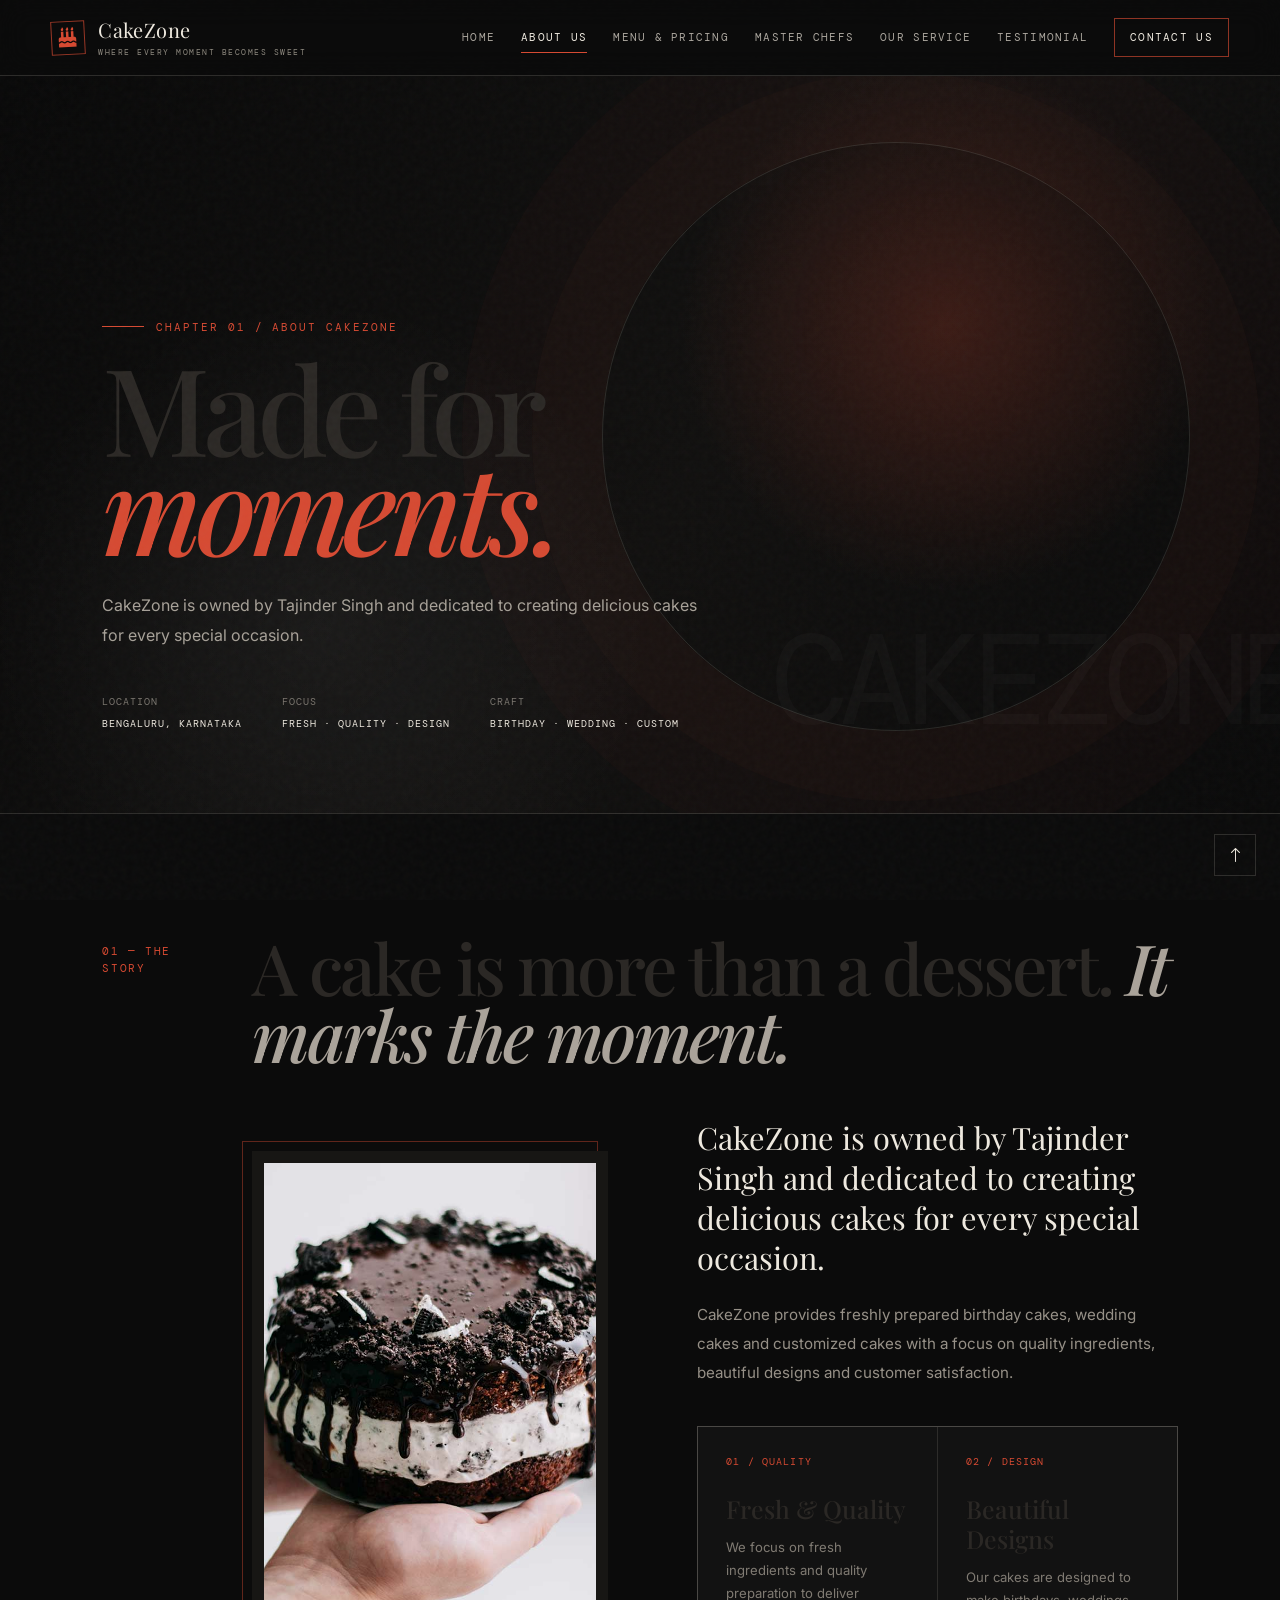
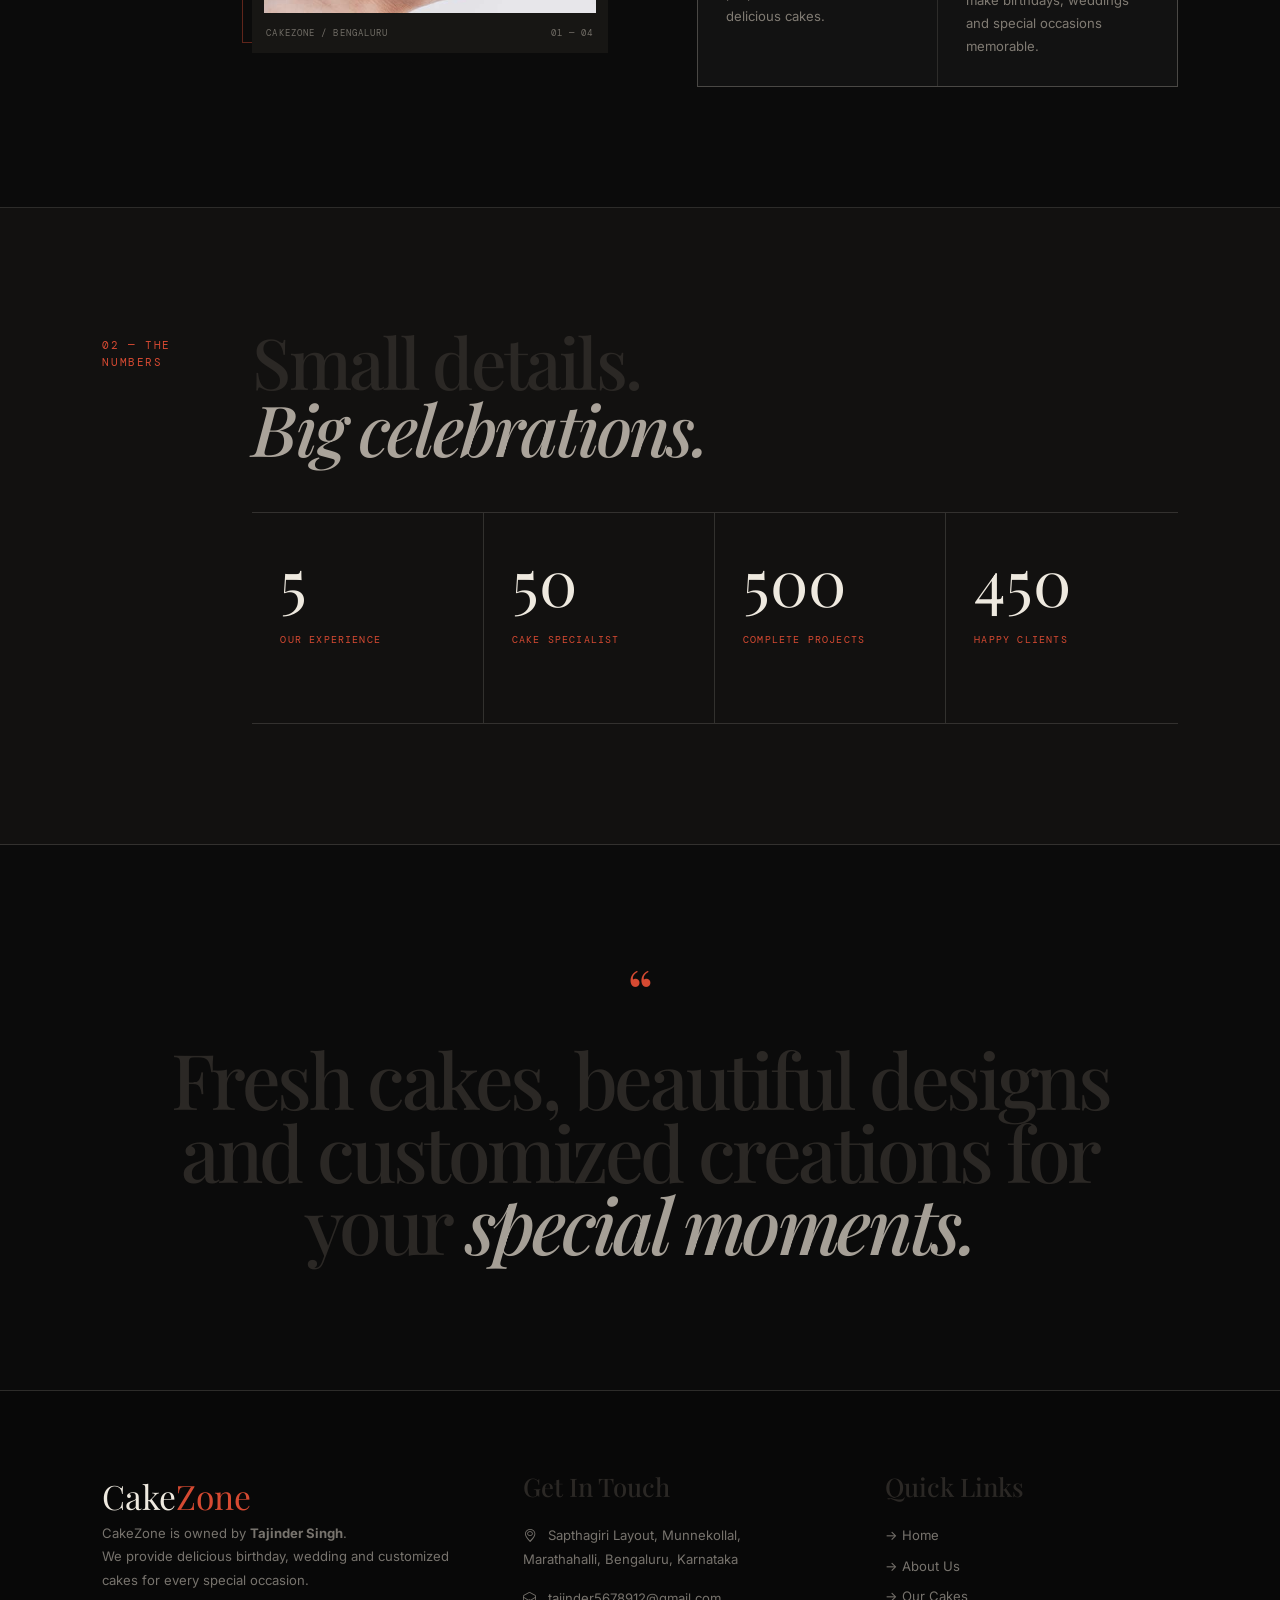
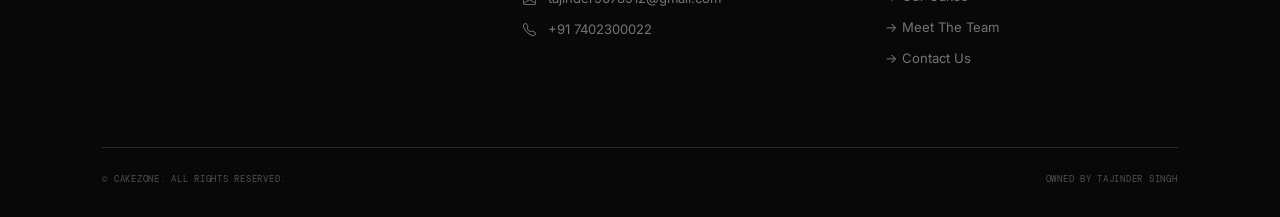
<file: about.html>
<!DOCTYPE html>
<html lang="en">
<head>
    <meta charset="utf-8">
    <title>CakeZone — About | Tajinder Singh</title>
    <meta content="width=device-width, initial-scale=1.0" name="viewport">
    <meta content="CakeZone owned by Tajinder Singh" name="description">
    <meta content="CakeZone, Tajinder Singh, cakes, birthday cakes, wedding cakes, customized cakes" name="keywords">

    <link href="img/favicon.ico" rel="icon">

    <link rel="preconnect" href="https://fonts.googleapis.com">
    <link rel="preconnect" href="https://fonts.gstatic.com" crossorigin>
    <link href="https://fonts.googleapis.com/css2?family=DM+Mono:wght@400;500&family=Inter:wght@400;500;600&family=Playfair+Display:ital,wght@0,500;0,600;1,500;1,600&display=swap" rel="stylesheet">

    <link href="https://cdnjs.cloudflare.com/ajax/libs/font-awesome/5.10.0/css/all.min.css" rel="stylesheet">
    <link href="https://cdn.jsdelivr.net/npm/bootstrap-icons@1.4.1/font/bootstrap-icons.css" rel="stylesheet">
    <link href="css/bootstrap.min.css" rel="stylesheet">

    <style>
        :root{
            --ink:#0b0b0b;
            --ink-soft:#121212;
            --paper:#eee9df;
            --bone:#d9d2c5;
            --muted:#8f8a80;
            --line:rgba(238,233,223,.15);
            --vermilion:#d64a32;
            --vermilion-dark:#a83221;
            --white:#f6f3ec;
        }

        *{box-sizing:border-box}
        html{scroll-behavior:smooth}
        body{
            margin:0;
            background:var(--ink);
            color:var(--paper);
            font-family:Inter,Arial,sans-serif;
            overflow-x:hidden;
        }
        a{color:inherit;text-decoration:none}
        img{max-width:100%;display:block}
        ::selection{background:var(--vermilion);color:#fff}

        .kage-noise{
            position:fixed;inset:0;pointer-events:none;z-index:999;
            opacity:.055;
            background-image:url("data:image/svg+xml,%3Csvg viewBox='0 0 180 180' xmlns='http://www.w3.org/2000/svg'%3E%3Cfilter id='n'%3E%3CfeTurbulence type='fractalNoise' baseFrequency='.85' numOctaves='4' stitchTiles='stitch'/%3E%3C/filter%3E%3Crect width='100%25' height='100%25' filter='url(%23n)' opacity='.55'/%3E%3C/svg%3E");
        }

        .kage-nav{
            position:fixed;
            top:0;left:0;right:0;
            height:76px;
            z-index:1000;
            display:flex;
            align-items:center;
            justify-content:space-between;
            padding:0 4vw;
            background:rgba(11,11,11,.76);
            border-bottom:1px solid var(--line);
            backdrop-filter:blur(14px);
        }
        .brand{
            display:flex;
            align-items:center;
            gap:13px;
            font-family:"Playfair Display",serif;
            font-size:1.25rem;
            letter-spacing:.02em;
        }
        .brand-mark{
            width:34px;height:34px;
            display:grid;place-items:center;
            border:1px solid rgba(214,74,50,.7);
            color:var(--vermilion);
            transform:rotate(-3deg);
        }
        .brand small{
            display:block;
            margin-top:2px;
            font-family:"DM Mono",monospace;
            font-size:.52rem;
            letter-spacing:.18em;
            color:var(--muted);
            text-transform:uppercase;
        }
        .nav-links{
            display:flex;
            align-items:center;
            gap:26px;
        }
        .nav-links a{
            position:relative;
            color:#aaa59d;
            font-family:"DM Mono",monospace;
            font-size:.66rem;
            letter-spacing:.12em;
            text-transform:uppercase;
            transition:.25s;
        }
        .nav-links a:hover,.nav-links a.active{color:var(--paper)}
        .nav-links a.active:after{
            content:"";
            position:absolute;
            left:0;right:0;bottom:-8px;
            height:1px;background:var(--vermilion);
        }
        .nav-cta{
            padding:11px 15px;
            border:1px solid rgba(214,74,50,.65);
            color:var(--paper)!important;
        }
        .nav-cta:hover{background:var(--vermilion);border-color:var(--vermilion)}

        .menu-toggle{
            display:none;
            width:42px;height:42px;
            border:1px solid var(--line);
            background:none;color:var(--paper);
        }

        .page{
            min-height:100vh;
            padding-top:76px;
        }

        .hero{
            position:relative;
            min-height:82vh;
            display:flex;
            align-items:flex-end;
            overflow:hidden;
            border-bottom:1px solid var(--line);
            background:
                radial-gradient(circle at 74% 34%,rgba(214,74,50,.22),transparent 25%),
                radial-gradient(circle at 25% 75%,rgba(255,255,255,.05),transparent 30%),
                linear-gradient(120deg,#090909 0%,#11100f 54%,#0a0a0a 100%);
        }
        .hero:before{
            content:"";
            position:absolute;
            width:46vw;height:46vw;
            max-width:680px;max-height:680px;
            right:7vw;top:9%;
            border:1px solid rgba(238,233,223,.12);
            border-radius:50%;
            box-shadow:
                0 0 0 70px rgba(214,74,50,.025),
                0 0 0 140px rgba(214,74,50,.02);
            animation:spin 28s linear infinite;
        }
        .hero:after{
            content:"CAKEZONE";
            position:absolute;
            right:-2vw;bottom:4vh;
            font-family:"DM Mono",monospace;
            font-size:10vw;
            letter-spacing:-.08em;
            color:rgba(255,255,255,.025);
            white-space:nowrap;
        }
        @keyframes spin{to{transform:rotate(360deg)}}

        .hero-inner{
            position:relative;
            z-index:2;
            width:100%;
            padding:8vh 8vw 9vh;
        }
        .eyebrow{
            display:flex;
            align-items:center;
            gap:12px;
            margin-bottom:22px;
            font-family:"DM Mono",monospace;
            font-size:.67rem;
            letter-spacing:.18em;
            color:var(--vermilion);
            text-transform:uppercase;
        }
        .eyebrow span{
            width:42px;height:1px;background:var(--vermilion);
        }
        .hero h1{
            max-width:1000px;
            margin:0;
            font-family:"Playfair Display",serif;
            font-weight:500;
            font-size:clamp(4rem,9.5vw,10rem);
            line-height:.82;
            letter-spacing:-.055em;
        }
        .hero h1 em{color:var(--vermilion);font-weight:500}
        .hero-copy{
            max-width:610px;
            margin:35px 0 0;
            color:#a7a198;
            font-size:1rem;
            line-height:1.85;
        }
        .hero-meta{
            margin-top:45px;
            display:flex;
            gap:40px;
            flex-wrap:wrap;
            font-family:"DM Mono",monospace;
            font-size:.62rem;
            color:#79746d;
            text-transform:uppercase;
            letter-spacing:.1em;
        }
        .hero-meta strong{display:block;color:var(--paper);margin-top:7px;font-weight:400}

        .chapter{
            display:grid;
            grid-template-columns:110px 1fr;
            gap:40px;
            padding:120px 8vw;
            border-bottom:1px solid var(--line);
        }
        .chapter-index{
            font-family:"DM Mono",monospace;
            color:var(--vermilion);
            font-size:.7rem;
            letter-spacing:.14em;
            padding-top:9px;
        }
        .chapter-title{
            margin:0 0 50px;
            max-width:920px;
            font-family:"Playfair Display",serif;
            font-size:clamp(2.7rem,5.5vw,6rem);
            line-height:.95;
            font-weight:500;
            letter-spacing:-.04em;
        }
        .chapter-title em{font-style:italic;color:#aaa39a}

        .about-grid{
            display:grid;
            grid-template-columns:minmax(280px,.85fr) minmax(300px,1.15fr);
            gap:7vw;
            align-items:center;
        }
        .image-frame{
            position:relative;
            background:#171614;
            padding:12px;
        }
        .image-frame:before{
            content:"";
            position:absolute;
            inset:-10px 10px 10px -10px;
            border:1px solid rgba(214,74,50,.42);
            z-index:-1;
        }
        .image-frame img{
            width:100%;
            min-height:450px;
            object-fit:cover;
            filter:saturate(.8) contrast(1.05);
        }
        .image-caption{
            display:flex;
            justify-content:space-between;
            padding:14px 2px 0;
            font-family:"DM Mono",monospace;
            font-size:.57rem;
            letter-spacing:.12em;
            color:#716d66;
            text-transform:uppercase;
        }

        .lead{
            margin:0 0 24px;
            font-family:"Playfair Display",serif;
            font-size:clamp(1.5rem,2.4vw,2.3rem);
            line-height:1.3;
            color:var(--paper);
        }
        .body-copy{
            color:#969087;
            font-size:.95rem;
            line-height:1.9;
            margin-bottom:38px;
        }

        .principles{
            display:grid;
            grid-template-columns:1fr 1fr;
            gap:1px;
            background:var(--line);
            border:1px solid var(--line);
        }
        .principle{
            background:var(--ink-soft);
            padding:28px;
            min-height:190px;
        }
        .principle-no{
            font-family:"DM Mono",monospace;
            color:var(--vermilion);
            font-size:.6rem;
            letter-spacing:.12em;
        }
        .principle h3{
            margin:25px 0 12px;
            font-family:"Playfair Display",serif;
            font-size:1.55rem;
            font-weight:500;
        }
        .principle p{
            margin:0;
            color:#807b73;
            font-size:.82rem;
            line-height:1.75;
        }

        .facts{
            position:relative;
            background:#121110;
            overflow:hidden;
        }
        .facts:before{
            content:"";
            position:absolute;inset:0;
            background:linear-gradient(90deg,transparent 49.9%,rgba(255,255,255,.035) 50%,transparent 50.1%);
            background-size:25% 100%;
            pointer-events:none;
        }
        .fact-grid{
            position:relative;
            display:grid;
            grid-template-columns:repeat(4,1fr);
            border-top:1px solid var(--line);
            border-bottom:1px solid var(--line);
        }
        .fact{
            min-height:210px;
            padding:36px 28px;
            border-right:1px solid var(--line);
        }
        .fact:last-child{border-right:0}
        .fact-number{
            font-family:"Playfair Display",serif;
            font-size:4rem;
            line-height:1;
            color:var(--paper);
        }
        .fact-label{
            margin-top:20px;
            font-family:"DM Mono",monospace;
            font-size:.62rem;
            color:var(--vermilion);
            letter-spacing:.12em;
            text-transform:uppercase;
        }

        .statement{
            padding:130px 8vw;
            text-align:center;
            border-bottom:1px solid var(--line);
        }
        .statement-mark{
            color:var(--vermilion);
            font-family:"Playfair Display",serif;
            font-size:4rem;
            line-height:.5;
        }
        .statement h2{
            max-width:1000px;
            margin:35px auto 0;
            font-family:"Playfair Display",serif;
            font-weight:500;
            font-size:clamp(2.8rem,6vw,6.5rem);
            line-height:.95;
            letter-spacing:-.045em;
        }
        .statement h2 em{font-style:italic;color:#a59f96}

        .footer{
            padding:80px 8vw 30px;
            background:#080808;
        }
        .footer-grid{
            display:grid;
            grid-template-columns:1.2fr 1fr 1fr;
            gap:70px;
            padding-bottom:70px;
            border-bottom:1px solid var(--line);
        }
        .footer h3{
            margin:0 0 22px;
            font-family:"Playfair Display",serif;
            font-size:1.6rem;
            font-weight:500;
        }
        .footer p,.footer a{
            color:#77736d;
            font-size:.82rem;
            line-height:1.8;
        }
        .footer a{display:block;margin:7px 0;transition:.2s}
        .footer a:hover{color:var(--paper)}
        .footer-brand{
            font-family:"Playfair Display",serif;
            font-size:2.1rem;
        }
        .footer-brand span{color:var(--vermilion)}
        .footer-bottom{
            display:flex;
            justify-content:space-between;
            gap:20px;
            padding-top:25px;
            color:#55514b;
            font-family:"DM Mono",monospace;
            font-size:.58rem;
            letter-spacing:.08em;
            text-transform:uppercase;
        }

        .back-top{
            position:fixed;
            right:24px;bottom:24px;
            width:42px;height:42px;
            display:grid;place-items:center;
            border:1px solid var(--line);
            background:rgba(11,11,11,.82);
            color:var(--paper);
            z-index:900;
            transition:.25s;
        }
        .back-top:hover{background:var(--vermilion);border-color:var(--vermilion)}

        .reveal{
            opacity:0;
            transform:translateY(30px);
            transition:opacity .8s ease,transform .8s ease;
        }
        .reveal.show{opacity:1;transform:none}

        @media(max-width:991px){
            .nav-links{
                position:absolute;
                top:76px;left:0;right:0;
                display:none;
                padding:22px 7vw 28px;
                background:#0b0b0b;
                border-bottom:1px solid var(--line);
                flex-direction:column;
                align-items:flex-start;
                gap:20px;
            }
            .nav-links.open{display:flex}
            .menu-toggle{display:block}
            .nav-cta{padding:0;border:0}
            .nav-links a.active:after{display:none}
            .chapter{grid-template-columns:1fr;padding:90px 7vw}
            .chapter-index{padding-top:0}
            .about-grid{grid-template-columns:1fr;gap:55px}
            .image-frame{max-width:700px}
            .fact-grid{grid-template-columns:1fr 1fr}
            .fact{border-bottom:1px solid var(--line)}
            .fact:nth-child(2){border-right:0}
            .footer-grid{grid-template-columns:1fr 1fr}
        }

        @media(max-width:575px){
            .kage-nav{padding:0 20px}
            .hero-inner{padding:70px 25px 65px}
            .hero{min-height:78vh}
            .hero h1{font-size:clamp(3.7rem,19vw,6rem)}
            .hero-copy{font-size:.88rem}
            .hero-meta{gap:22px}
            .chapter{padding:75px 25px}
            .chapter-title{font-size:3rem;margin-bottom:35px}
            .image-frame img{min-height:340px}
            .principles{grid-template-columns:1fr}
            .fact-grid{grid-template-columns:1fr 1fr}
            .fact{min-height:160px;padding:24px 18px}
            .fact-number{font-size:2.8rem}
            .statement{padding:90px 25px}
            .footer{padding:65px 25px 25px}
            .footer-grid{grid-template-columns:1fr;gap:42px}
            .footer-bottom{flex-direction:column}
        }
    </style>
</head>

<body>
<div class="kage-noise"></div>

<nav class="kage-nav">
    <a href="index.html" class="brand">
        <span class="brand-mark"><i class="fa fa-birthday-cake"></i></span>
        <span>CakeZone<small>where every moment becomes sweet</small></span>
    </a>

    <button class="menu-toggle" id="menuToggle" aria-label="Open navigation">
        <i class="fas fa-bars"></i>
    </button>

    <div class="nav-links" id="navLinks">
        <a href="index.html">Home</a>
        <a href="about.html" class="active">About Us</a>
        <a href="menu.html">Menu & Pricing</a>
        <a href="team.html">Master Chefs</a>
        <a href="service.html">Our Service</a>
        <a href="testimonial.html">Testimonial</a>
        <a href="contact.html" class="nav-cta">Contact Us</a>
    </div>
</nav>

<main class="page">
    <section class="hero">
        <div class="hero-inner">
            <div class="eyebrow"><span></span> Chapter 01 / About CakeZone</div>
            <h1>Made for<br><em>moments.</em></h1>
            <p class="hero-copy">
                CakeZone is owned by Tajinder Singh and dedicated to creating delicious cakes for every special occasion.
            </p>
            <div class="hero-meta">
                <div>Location<strong>Bengaluru, Karnataka</strong></div>
                <div>Focus<strong>Fresh · Quality · Design</strong></div>
                <div>Craft<strong>Birthday · Wedding · Custom</strong></div>
            </div>
        </div>
    </section>

    <section class="chapter reveal" id="story">
        <div class="chapter-index">01 — THE STORY</div>
        <div>
            <h2 class="chapter-title">A cake is more than a dessert. <em>It marks the moment.</em></h2>

            <div class="about-grid">
                <div class="image-frame">
                    <img src="img/about.jpg" alt="CakeZone">
                    <div class="image-caption">
                        <span>CakeZone / Bengaluru</span>
                        <span>01 — 04</span>
                    </div>
                </div>

                <div>
                    <p class="lead">
                        CakeZone is owned by Tajinder Singh and dedicated to creating delicious cakes for every special occasion.
                    </p>
                    <p class="body-copy">
                        CakeZone provides freshly prepared birthday cakes, wedding cakes and customized cakes with a focus on quality ingredients, beautiful designs and customer satisfaction.
                    </p>

                    <div class="principles">
                        <article class="principle">
                            <div class="principle-no">01 / QUALITY</div>
                            <h3>Fresh & Quality</h3>
                            <p>We focus on fresh ingredients and quality preparation to deliver delicious cakes.</p>
                        </article>

                        <article class="principle">
                            <div class="principle-no">02 / DESIGN</div>
                            <h3>Beautiful Designs</h3>
                            <p>Our cakes are designed to make birthdays, weddings and special occasions memorable.</p>
                        </article>
                    </div>
                </div>
            </div>
        </div>
    </section>

    <section class="chapter facts reveal">
        <div class="chapter-index">02 — THE NUMBERS</div>
        <div>
            <h2 class="chapter-title">Small details.<br><em>Big celebrations.</em></h2>

            <div class="fact-grid">
                <div class="fact">
                    <div class="fact-number" data-count="5">5</div>
                    <div class="fact-label">Our Experience</div>
                </div>
                <div class="fact">
                    <div class="fact-number" data-count="50">50</div>
                    <div class="fact-label">Cake Specialist</div>
                </div>
                <div class="fact">
                    <div class="fact-number" data-count="500">500</div>
                    <div class="fact-label">Complete Projects</div>
                </div>
                <div class="fact">
                    <div class="fact-number" data-count="450">450</div>
                    <div class="fact-label">Happy Clients</div>
                </div>
            </div>
        </div>
    </section>

    <section class="statement reveal">
        <div class="statement-mark">“</div>
        <h2>Fresh cakes, beautiful designs and customized creations for your <em>special moments.</em></h2>
    </section>
</main>

<footer class="footer">
    <div class="footer-grid">
        <div>
            <div class="footer-brand">Cake<span>Zone</span></div>
            <p>
                CakeZone is owned by <strong>Tajinder Singh</strong>.<br>
                We provide delicious birthday, wedding and customized cakes for every special occasion.
            </p>
        </div>

        <div>
            <h3>Get In Touch</h3>
            <p><i class="bi bi-geo-alt me-2"></i> Sapthagiri Layout, Munnekollal, Marathahalli, Bengaluru, Karnataka</p>
            <a href="mailto:tajinder5678912@gmail.com"><i class="bi bi-envelope-open me-2"></i> tajinder5678912@gmail.com</a>
            <a href="tel:+917402300022"><i class="bi bi-telephone me-2"></i> +91 7402300022</a>
        </div>

        <div>
            <h3>Quick Links</h3>
            <a href="index.html">→ Home</a>
            <a href="about.html">→ About Us</a>
            <a href="menu.html">→ Our Cakes</a>
            <a href="team.html">→ Meet The Team</a>
            <a href="contact.html">→ Contact Us</a>
        </div>
    </div>

    <div class="footer-bottom">
        <span>© CakeZone. All Rights Reserved.</span>
        <span>Owned by Tajinder Singh</span>
    </div>
</footer>

<a href="#" class="back-top" aria-label="Back to top">
    <i class="bi bi-arrow-up"></i>
</a>

<script>
(function(){
    const toggle = document.getElementById('menuToggle');
    const links = document.getElementById('navLinks');

    toggle.addEventListener('click', function(){
        links.classList.toggle('open');
        const icon = toggle.querySelector('i');
        icon.classList.toggle('fa-bars');
        icon.classList.toggle('fa-times');
    });

    links.querySelectorAll('a').forEach(function(link){
        link.addEventListener('click', function(){
            links.classList.remove('open');
            const icon = toggle.querySelector('i');
            icon.classList.add('fa-bars');
            icon.classList.remove('fa-times');
        });
    });

    const revealItems = document.querySelectorAll('.reveal');
    const observer = new IntersectionObserver(function(entries){
        entries.forEach(function(entry){
            if(entry.isIntersecting){
                entry.target.classList.add('show');
                observer.unobserve(entry.target);
            }
        });
    }, {threshold:0.12});

    revealItems.forEach(function(item){ observer.observe(item); });

    document.querySelector('.back-top').addEventListener('click', function(e){
        e.preventDefault();
        window.scrollTo({top:0, behavior:'smooth'});
    });
})();
</script>

</body>
</html>
</file>
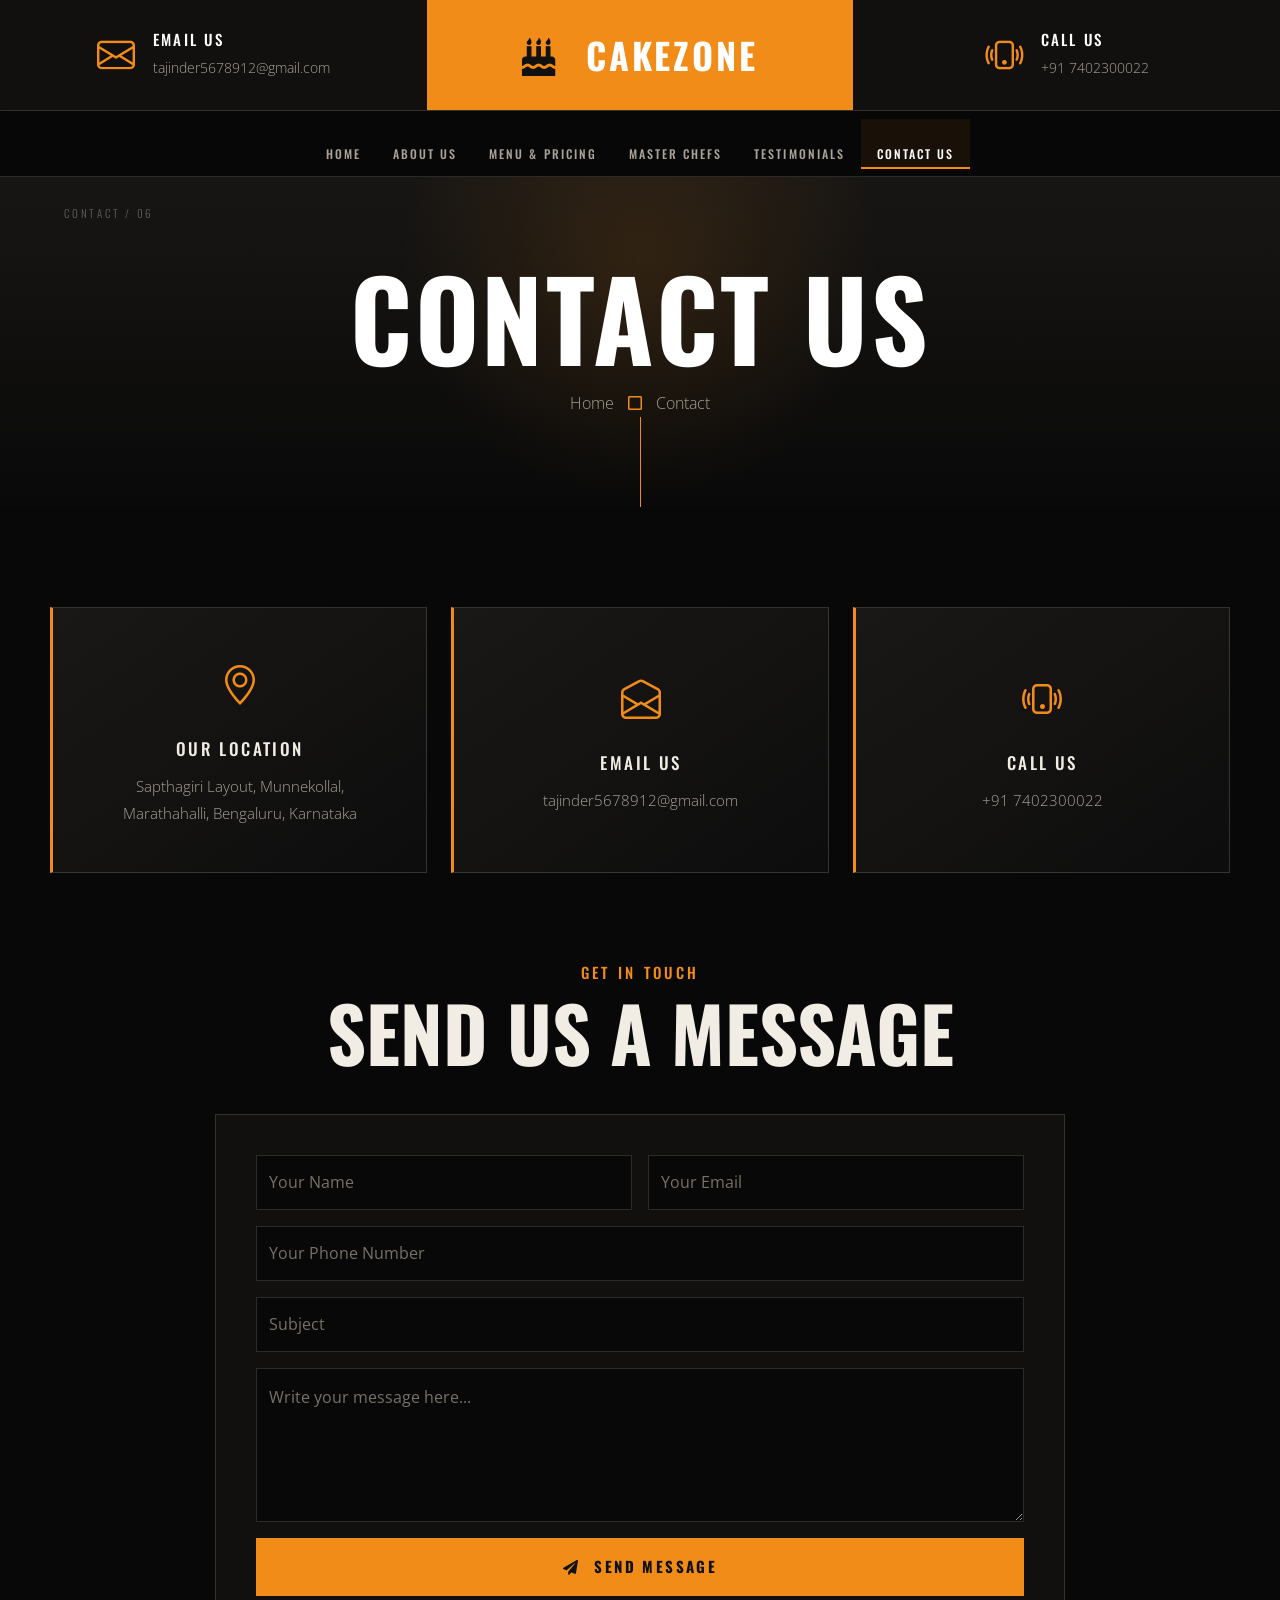
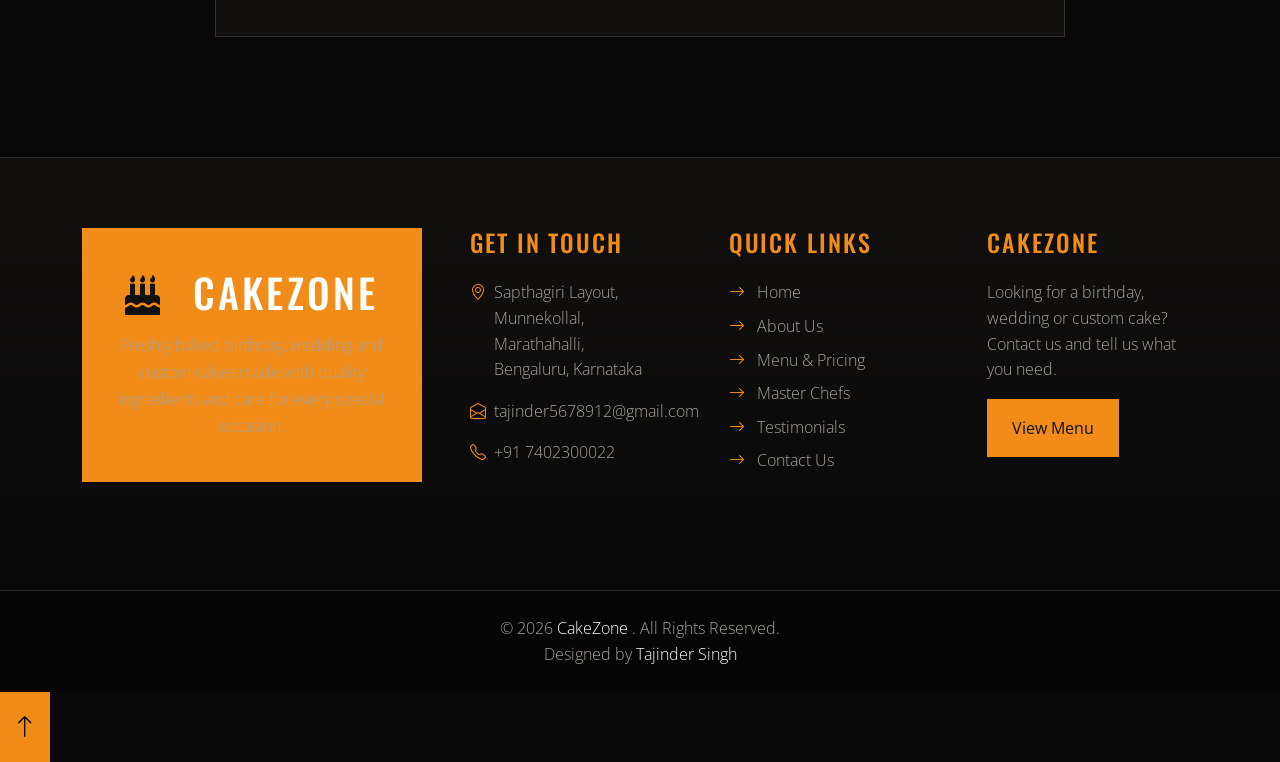
<file: contact.html>
<!DOCTYPE html>
<html lang="en">

<head>
    <meta charset="utf-8">

    <title>CakeZone - Contact Us</title>

    <meta content="width=device-width, initial-scale=1.0" name="viewport">
    <meta content="CakeZone, Contact Us, Birthday Cakes, Wedding Cakes, Custom Cakes" name="keywords">
    <meta content="Contact CakeZone for birthday, wedding and custom cake orders in Bengaluru." name="description">

    <!-- Favicon -->
    <link href="img/favicon.ico" rel="icon">

    <!-- Google Web Fonts -->
    <link rel="preconnect" href="https://fonts.googleapis.com">
    <link rel="preconnect" href="https://fonts.gstatic.com" crossorigin>
    <link href="https://fonts.googleapis.com/css2?family=Open+Sans:wght@400;600&family=Oswald:wght@500;600;700&family=Pacifico&display=swap" rel="stylesheet">

    <!-- Icons -->
    <link href="https://cdnjs.cloudflare.com/ajax/libs/font-awesome/5.10.0/css/all.min.css" rel="stylesheet">
    <link href="https://cdn.jsdelivr.net/npm/bootstrap-icons@1.4.1/font/bootstrap-icons.css" rel="stylesheet">

    <!-- Bootstrap -->
    <link href="css/bootstrap.min.css" rel="stylesheet">

    <!-- Existing stylesheet -->
    <link href="css/style.css" rel="stylesheet">

    <style>
        /* =========================================================
           CAKEZONE KAGE STYLE CONTACT PAGE
           INFORMATION + FORM DATA PRESERVED
        ========================================================= */

        :root {
            --ink: #080808;
            --ink-light: #11100f;
            --bone: #f1ede4;
            --muted: #aaa39a;
            --orange: #f28c18;
            --orange-light: #ff9d2e;
            --line: rgba(241, 237, 228, 0.15);
        }

        html {
            scroll-behavior: smooth;
        }

        body.kage-contact-page {
            margin: 0;
            background: var(--ink) !important;
            color: var(--bone);
            font-family: "Open Sans", sans-serif;
        }

        /* =========================
           TOP INFORMATION BAR
        ========================= */

        .kage-topbar {
            background: #11100f;
            border-bottom: 1px solid var(--line);
        }

        .kage-topbar .top-item {
            min-height: 110px;
            padding: 20px 30px;
            display: flex;
            align-items: center;
            justify-content: center;
            gap: 18px;
        }

        .kage-topbar .brand-box {
            background: var(--orange);
        }

        .kage-topbar i {
            color: var(--orange);
            font-size: 38px;
        }

        .kage-topbar .brand-box i {
            color: #111;
        }

        .kage-topbar h6 {
            margin: 0 0 7px;
            color: #fff;
            font-family: "Oswald", sans-serif;
            font-size: 15px;
            letter-spacing: .15em;
            text-transform: uppercase;
        }

        .kage-topbar span {
            color: var(--muted);
            font-size: 14px;
        }

        .kage-topbar .brand-box h1 {
            margin: 0;
            color: #fff;
            font-family: "Oswald", sans-serif;
            font-size: 36px;
            font-weight: 700;
            letter-spacing: .08em;
            text-transform: uppercase;
        }

        .kage-topbar a {
            text-decoration: none;
        }

        /* =========================
           NAVIGATION
        ========================= */

        .kage-nav {
            background: rgba(8, 8, 8, .96) !important;
            border-bottom: 1px solid var(--line);
            min-height: 66px;
            padding: 0 !important;
        }

        .kage-nav .navbar-brand {
            color: #fff;
            font-family: "Oswald", sans-serif;
            letter-spacing: .08em;
        }

        .kage-nav .navbar-brand i {
            color: var(--orange);
        }

        .kage-nav .nav-link {
            color: #aaa39a !important;
            font-family: "Oswald", sans-serif;
            font-size: 12px;
            font-weight: 500;
            letter-spacing: .17em;
            text-transform: uppercase;
            padding: 25px 16px !important;
            transition: .25s ease;
        }

        .kage-nav .nav-link:hover,
        .kage-nav .nav-link.active {
            color: #fff !important;
            background: rgba(242, 140, 24, .08);
        }

        .kage-nav .nav-link.active {
            box-shadow: inset 0 -2px 0 var(--orange);
        }

        .kage-nav .navbar-toggler {
            border-color: rgba(255,255,255,.2);
        }

        /* =========================
           MOBILE BRAND
        ========================= */

        .mobile-brand {
            color: #fff !important;
            font-family: "Oswald", sans-serif;
            letter-spacing: .08em;
        }

        .mobile-brand i {
            color: var(--orange);
        }

        /* =========================
           HERO
        ========================= */

        .kage-hero {
            position: relative;
            min-height: 330px;
            display: flex;
            align-items: center;
            justify-content: center;
            text-align: center;
            padding: 90px 20px;
            overflow: hidden;

            background:
                radial-gradient(
                    circle at 50% 25%,
                    rgba(242, 140, 24, .13),
                    transparent 35%
                ),
                linear-gradient(
                    180deg,
                    #181614 0%,
                    #090909 100%
                );
        }

        .kage-hero::before {
            content: "CONTACT / 06";
            position: absolute;
            top: 28px;
            left: 5%;
            color: rgba(241,237,228,.35);
            font-family: "Oswald", sans-serif;
            font-size: 11px;
            letter-spacing: .25em;
        }

        .kage-hero::after {
            content: "";
            position: absolute;
            width: 1px;
            height: 90px;
            background: var(--orange);
            bottom: 0;
            left: 50%;
        }

        .kage-hero h1 {
            position: relative;
            z-index: 2;
            margin: 0 0 25px;
            color: #fff;
            font-family: "Oswald", sans-serif;
            font-size: clamp(55px, 9vw, 110px);
            font-weight: 700;
            line-height: .9;
            letter-spacing: .025em;
            text-transform: uppercase;
        }

        .kage-breadcrumb {
            position: relative;
            z-index: 2;
        }

        .kage-breadcrumb a {
            color: #aaa39a;
            text-decoration: none;
        }

        .kage-breadcrumb a:hover {
            color: #fff;
        }

        .kage-breadcrumb i {
            color: var(--orange);
            margin: 0 10px;
        }

        /* =========================
           MAIN CONTACT SECTION
        ========================= */

        .kage-contact {
            background: var(--ink);
            padding: 100px 20px 120px;
        }

        .kage-contact-container {
            max-width: 1180px;
            margin: auto;
        }

        /* =========================
           INFORMATION CARDS
        ========================= */

        .kage-info-card {
            height: 100%;
            min-height: 250px;
            padding: 45px 30px;
            display: flex;
            flex-direction: column;
            align-items: center;
            justify-content: center;
            text-align: center;

            background:
                linear-gradient(
                    145deg,
                    #1a1816,
                    #0d0d0d
                );

            border: 1px solid var(--line);
            border-left: 3px solid var(--orange);

            transition:
                transform .3s ease,
                border-color .3s ease,
                background .3s ease;
        }

        .kage-info-card:hover {
            transform: translateY(-8px);
            border-color: rgba(242,140,24,.6);
            background:
                linear-gradient(
                    145deg,
                    #211e1a,
                    #101010
                );
        }

        .kage-info-card i {
            color: var(--orange);
            font-size: 40px;
            margin-bottom: 22px;
        }

        .kage-info-card h6 {
            margin-bottom: 14px;
            color: var(--bone);
            font-family: "Oswald", sans-serif;
            font-size: 17px;
            letter-spacing: .14em;
            text-transform: uppercase;
        }

        .kage-info-card span {
            color: var(--muted);
            font-size: 15px;
            line-height: 1.8;
        }

        /* =========================
           FORM TITLE
        ========================= */

        .kage-form-heading {
            margin: 90px auto 45px;
            text-align: center;
        }

        .kage-form-heading h2 {
            margin-bottom: 15px;
            color: var(--orange);
            font-family: "Oswald", sans-serif;
            font-size: 15px;
            letter-spacing: .22em;
            text-transform: uppercase;
        }

        .kage-form-heading h1 {
            margin: 0;
            color: var(--bone);
            font-family: "Oswald", sans-serif;
            font-size: clamp(42px, 6vw, 76px);
            font-weight: 700;
            line-height: .95;
            text-transform: uppercase;
        }

        .kage-form-heading p {
            max-width: 650px;
            margin: 20px auto 0;
            color: var(--muted);
        }

        /* =========================
           CONTACT FORM
           FORM FUNCTIONALITY SAME
        ========================= */

        .kage-form {
            max-width: 850px;
            margin: auto;
            padding: 40px;

            background: #11100f;
            border: 1px solid var(--line);
        }

        .kage-form .form-control {
            height: 55px;
            background: #080808 !important;
            color: var(--bone) !important;
            border: 1px solid rgba(241,237,228,.15) !important;
            border-radius: 0 !important;
            box-shadow: none !important;
        }

        .kage-form textarea.form-control {
            height: auto;
            min-height: 150px;
        }

        .kage-form .form-control::placeholder {
            color: #77716a !important;
        }

        .kage-form .form-control:focus {
            border-color: var(--orange) !important;
        }

        .kage-form .btn-primary {
            min-height: 58px;
            background: var(--orange) !important;
            border: 1px solid var(--orange) !important;
            border-radius: 0 !important;
            color: #111 !important;

            font-family: "Oswald", sans-serif;
            font-size: 15px;
            font-weight: 700;
            letter-spacing: .16em;
            text-transform: uppercase;
        }

        .kage-form .btn-primary:hover {
            background: var(--orange-light) !important;
            border-color: var(--orange-light) !important;
        }

        /* =========================
           FOOTER
        ========================= */

        .kage-footer {
            background:
                linear-gradient(
                    180deg,
                    #11100f,
                    #070707
                );
            border-top: 1px solid var(--line);
            color: var(--muted);
            padding-top: 70px;
        }

        .kage-footer-brand {
            height: 100%;
            padding: 40px 30px;
            background: var(--orange);
            color: #fff;
            text-align: center;
        }

        .kage-footer-brand h1 {
            color: #fff;
            font-family: "Oswald", sans-serif;
            letter-spacing: .08em;
        }

        .kage-footer-brand i {
            color: #111;
        }

        .kage-footer-brand p {
            color: #fff;
            line-height: 1.7;
        }

        .kage-footer h4 {
            color: var(--orange);
            font-family: "Oswald", sans-serif;
            letter-spacing: .08em;
        }

        .kage-footer p,
        .kage-footer a {
            color: #aaa39a;
        }

        .kage-footer a {
            text-decoration: none;
        }

        .kage-footer a:hover {
            color: #fff;
        }

        .kage-footer .footer-icon {
            color: var(--orange);
        }

        .kage-copyright {
            margin-top: 60px;
            padding: 25px 15px;
            background: #050505;
            text-align: center;
            border-top: 1px solid var(--line);
        }

        .kage-copyright a {
            color: #fff;
        }

        /* =========================
           BACK TO TOP
        ========================= */

        .kage-contact-page .back-to-top {
            background: var(--orange) !important;
            border-color: var(--orange) !important;
            color: #111 !important;
        }

        /* =========================
           RESPONSIVE
        ========================= */

        @media (max-width: 991px) {

            .kage-nav {
                min-height: 65px;
                padding: 8px 15px !important;
            }

            .kage-nav .nav-link {
                padding: 13px 15px !important;
            }

            .kage-topbar {
                display: none;
            }

            .kage-hero {
                min-height: 280px;
                padding: 75px 20px;
            }

            .kage-contact {
                padding: 70px 18px 90px;
            }

            .kage-form {
                padding: 28px 22px;
            }

            .kage-info-card {
                min-height: 220px;
            }
        }

        @media (max-width: 575px) {

            .kage-hero {
                min-height: 240px;
                padding: 65px 15px;
            }

            .kage-hero h1 {
                font-size: 48px;
            }

            .kage-hero::before {
                left: 20px;
            }

            .kage-contact {
                padding: 55px 15px 75px;
            }

            .kage-info-card {
                min-height: 205px;
                padding: 35px 22px;
            }

            .kage-info-card i {
                font-size: 34px;
            }

            .kage-form-heading {
                margin-top: 65px;
            }

            .kage-form-heading h1 {
                font-size: 42px;
            }

            .kage-form {
                padding: 20px 15px;
            }

            .kage-footer {
                padding-top: 45px;
            }
        }
    </style>
</head>


<body class="kage-contact-page">

    <!-- =========================
         TOP CONTACT BAR
    ========================== -->

    <div class="container-fluid px-0 d-none d-lg-block kage-topbar">

        <div class="row gx-0">

            <!-- Email -->
            <div class="col-lg-4 top-item">

                <i class="bi bi-envelope"></i>

                <div>
                    <h6>Email Us</h6>
                    <span>tajinder5678912@gmail.com</span>
                </div>

            </div>


            <!-- Brand -->
            <div class="col-lg-4 top-item brand-box">

                <a href="index.html">

                    <h1>
                        <i class="fa fa-birthday-cake me-3"></i>
                        CakeZone
                    </h1>

                </a>

            </div>


            <!-- Phone -->
            <div class="col-lg-4 top-item">

                <i class="bi bi-phone-vibrate"></i>

                <div>
                    <h6>Call Us</h6>
                    <span>+91 7402300022</span>
                </div>

            </div>

        </div>

    </div>


    <!-- =========================
         NAVBAR
    ========================== -->

    <nav class="navbar navbar-expand-lg navbar-dark kage-nav shadow-sm">

        <div class="container-fluid px-3 px-lg-4">

            <!-- Mobile Brand -->

            <a href="index.html" class="navbar-brand d-block d-lg-none mobile-brand">

                <h1 class="m-0 text-uppercase">

                    <i class="fa fa-birthday-cake me-2"></i>
                    CakeZone

                </h1>

            </a>


            <!-- Mobile Toggle -->

            <button
                class="navbar-toggler"
                type="button"
                data-bs-toggle="collapse"
                data-bs-target="#navbarCollapse">

                <span class="navbar-toggler-icon"></span>

            </button>


            <!-- Navigation -->

            <div class="collapse navbar-collapse" id="navbarCollapse">

                <div class="navbar-nav mx-auto">

                    <a href="index.html" class="nav-item nav-link">
                        Home
                    </a>

                    <a href="about.html" class="nav-item nav-link">
                        About Us
                    </a>

                    <a href="menu.html" class="nav-item nav-link">
                        Menu & Pricing
                    </a>

                    <a href="team.html" class="nav-item nav-link">
                        Master Chefs
                    </a>

                    <a href="testimonial.html" class="nav-item nav-link">
                        Testimonials
                    </a>

                    <a href="contact.html" class="nav-item nav-link active">
                        Contact Us
                    </a>

                </div>

            </div>

        </div>

    </nav>


    <!-- =========================
         KAGE HERO
    ========================== -->

    <section class="kage-hero">

        <div>

            <h1>Contact Us</h1>

            <div class="kage-breadcrumb">

                <a href="index.html">
                    Home
                </a>

                <i class="far fa-square"></i>

                <a href="contact.html">
                    Contact
                </a>

            </div>

        </div>

    </section>


    <!-- =========================
         CONTACT CONTENT
    ========================== -->

    <main class="kage-contact">

        <div class="kage-contact-container">


            <!-- =========================
                 CONTACT INFORMATION
            ========================== -->

            <div class="row g-4">


                <!-- Location -->

                <div class="col-lg-4 col-md-6">

                    <div class="kage-info-card">

                        <i class="bi bi-geo-alt"></i>

                        <h6>Our Location</h6>

                        <span>
                            Sapthagiri Layout, Munnekollal,<br>
                            Marathahalli, Bengaluru, Karnataka
                        </span>

                    </div>

                </div>


                <!-- Email -->

                <div class="col-lg-4 col-md-6">

                    <div class="kage-info-card">

                        <i class="bi bi-envelope-open"></i>

                        <h6>Email Us</h6>

                        <span>
                            tajinder5678912@gmail.com
                        </span>

                    </div>

                </div>


                <!-- Phone -->

                <div class="col-lg-4 col-md-6">

                    <div class="kage-info-card">

                        <i class="bi bi-phone-vibrate"></i>

                        <h6>Call Us</h6>

                        <span>
                            +91 7402300022
                        </span>

                    </div>

                </div>

            </div>


            <!-- =========================
                 FORM HEADING
            ========================== -->

            <div class="kage-form-heading">

                <h2>Get In Touch</h2>

                <h1>Send Us A Message</h1>

            </div>


            <!-- =========================
                 CONTACT FORM
                 SAME FORM SETTINGS
            ========================== -->

            <!-- Contact Form
                 Backend: Formspree
                 Existing form fields preserved
            -->
            <form
                class="kage-form"
                action="https://formspree.io/f/mzezoayd"
                method="POST">

                <input
                    type="hidden"
                    name="_subject"
                    value="New CakeZone Website Enquiry">

                <div class="row g-3">


                    <!-- Name -->

                    <div class="col-sm-6">

                        <input
                            type="text"
                            class="form-control"
                            name="name"
                            placeholder="Your Name"
                            required>

                    </div>


                    <!-- Email -->

                    <div class="col-sm-6">

                        <input
                            type="email"
                            class="form-control"
                            name="email"
                            placeholder="Your Email"
                            required>

                    </div>


                    <!-- Phone -->

                    <div class="col-sm-12">

                        <input
                            type="tel"
                            class="form-control"
                            name="phone"
                            placeholder="Your Phone Number"
                            required>

                    </div>


                    <!-- Subject -->

                    <div class="col-sm-12">

                        <input
                            type="text"
                            class="form-control"
                            name="subject"
                            placeholder="Subject"
                            required>

                    </div>


                    <!-- Message -->

                    <div class="col-sm-12">

                        <textarea
                            class="form-control py-3"
                            name="message"
                            rows="5"
                            placeholder="Write your message here..."
                            required></textarea>

                    </div>


                    <!-- Submit -->

                    <div class="col-sm-12">

                        <button
                            class="btn btn-primary w-100 py-3"
                            type="submit">

                            <i class="fa fa-paper-plane me-2"></i>

                            Send Message

                        </button>

                    </div>

                </div>

            </form>

        </div>

    </main>


    <!-- =========================
         FOOTER
    ========================== -->

    <footer class="kage-footer">

        <div class="container">

            <div class="row gx-5">


                <!-- About -->

                <div class="col-lg-4 col-md-6 mb-5">

                    <div class="kage-footer-brand">

                        <a href="index.html" class="text-decoration-none">

                            <h1 class="m-0 text-uppercase">

                                <i class="fa fa-birthday-cake me-3"></i>
                                CakeZone

                            </h1>

                        </a>

                        <p class="mt-3 mb-0">

                            Freshly baked birthday, wedding and custom cakes
                            made with quality ingredients and care for every
                            special occasion.

                        </p>

                    </div>

                </div>


                <!-- Footer Content -->

                <div class="col-lg-8 col-md-6">

                    <div class="row gx-5">


                        <!-- Get In Touch -->

                        <div class="col-lg-4 col-md-12 mb-5">

                            <h4 class="text-uppercase mb-4">
                                Get In Touch
                            </h4>


                            <div class="d-flex mb-3">

                                <i class="bi bi-geo-alt footer-icon me-2"></i>

                                <p class="mb-0">

                                    Sapthagiri Layout,<br>
                                    Munnekollal,<br>
                                    Marathahalli,<br>
                                    Bengaluru, Karnataka

                                </p>

                            </div>


                            <div class="d-flex mb-3">

                                <i class="bi bi-envelope-open footer-icon me-2"></i>

                                <p class="mb-0">
                                    tajinder5678912@gmail.com
                                </p>

                            </div>


                            <div class="d-flex mb-3">

                                <i class="bi bi-telephone footer-icon me-2"></i>

                                <p class="mb-0">
                                    +91 7402300022
                                </p>

                            </div>

                        </div>


                        <!-- Quick Links -->

                        <div class="col-lg-4 col-md-12 mb-5">

                            <h4 class="text-uppercase mb-4">
                                Quick Links
                            </h4>


                            <div class="d-flex flex-column">

                                <a class="mb-2" href="index.html">
                                    <i class="bi bi-arrow-right footer-icon me-2"></i>
                                    Home
                                </a>

                                <a class="mb-2" href="about.html">
                                    <i class="bi bi-arrow-right footer-icon me-2"></i>
                                    About Us
                                </a>

                                <a class="mb-2" href="menu.html">
                                    <i class="bi bi-arrow-right footer-icon me-2"></i>
                                    Menu & Pricing
                                </a>

                                <a class="mb-2" href="team.html">
                                    <i class="bi bi-arrow-right footer-icon me-2"></i>
                                    Master Chefs
                                </a>

                                <a class="mb-2" href="testimonial.html">
                                    <i class="bi bi-arrow-right footer-icon me-2"></i>
                                    Testimonials
                                </a>

                                <a href="contact.html">
                                    <i class="bi bi-arrow-right footer-icon me-2"></i>
                                    Contact Us
                                </a>

                            </div>

                        </div>


                        <!-- CakeZone -->

                        <div class="col-lg-4 col-md-12 mb-5">

                            <h4 class="text-uppercase mb-4">
                                CakeZone
                            </h4>

                            <p>
                                Looking for a birthday, wedding or custom cake?
                                Contact us and tell us what you need.
                            </p>

                            <a
                                href="menu.html"
                                class="btn btn-primary py-3 px-4"
                                style="
                                    background:#f28c18;
                                    border-color:#f28c18;
                                    color:#111;
                                    border-radius:0;
                                ">

                                View Menu

                            </a>

                        </div>

                    </div>

                </div>

            </div>

        </div>


        <!-- Copyright -->

        <div class="kage-copyright">

            <p class="mb-0">

                &copy; 2026

                <a href="index.html">
                    CakeZone
                </a>.

                All Rights Reserved.

                <br>

                Designed by

                <span style="color:#fff;">
                    Tajinder Singh
                </span>

            </p>

        </div>

    </footer>


    <!-- =========================
         BACK TO TOP
    ========================== -->

    <a
        href="#"
        class="btn btn-primary border-inner py-3 fs-4 back-to-top">

        <i class="bi bi-arrow-up"></i>

    </a>


    <!-- =========================
         JAVASCRIPT
    ========================== -->

    <script src="https://code.jquery.com/jquery-3.4.1.min.js"></script>

    <script src="https://cdn.jsdelivr.net/npm/bootstrap@5.0.0/dist/js/bootstrap.bundle.min.js"></script>

    <script src="lib/easing/easing.min.js"></script>

    <script src="lib/waypoints/waypoints.min.js"></script>

    <script src="lib/counterup/counterup.min.js"></script>

    <script src="lib/owlcarousel/owl.carousel.min.js"></script>

    <!-- Existing Template Javascript -->
    <script src="js/main.js"></script>

</body>

</html>
</file>
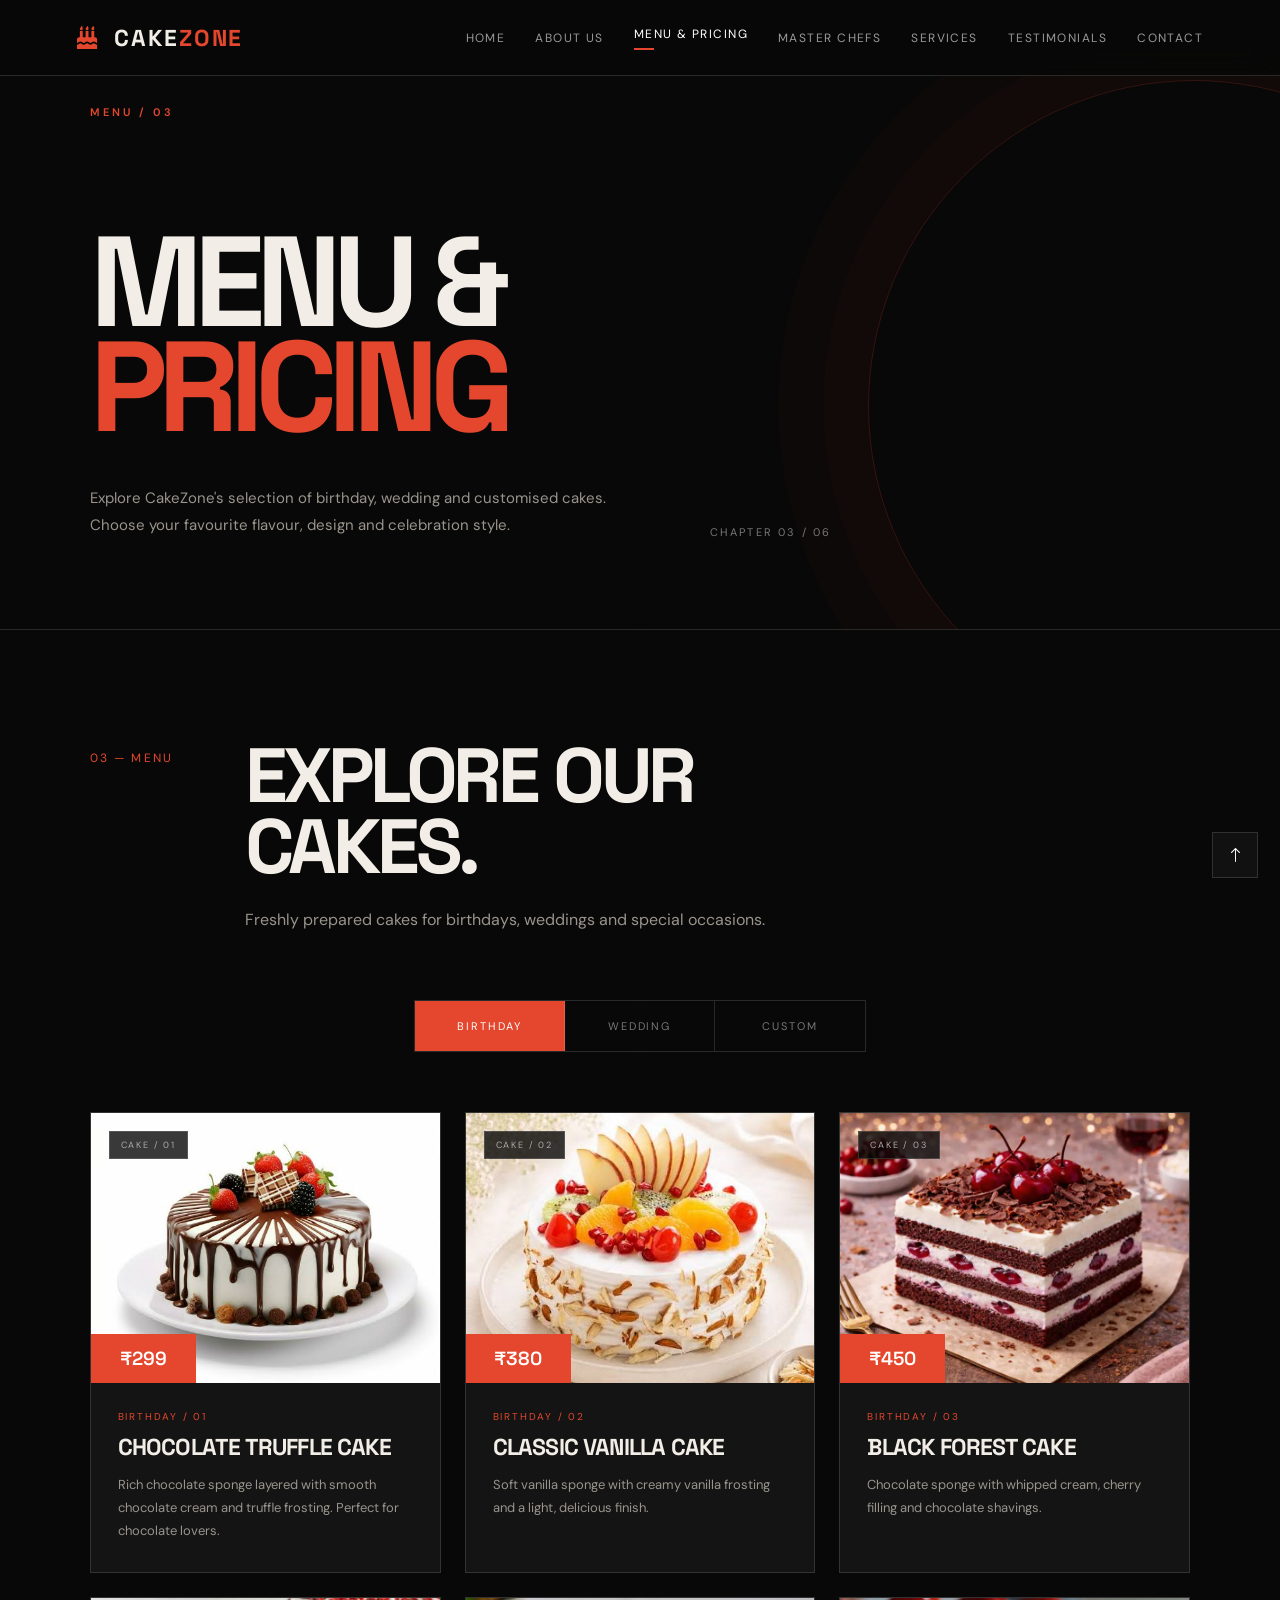
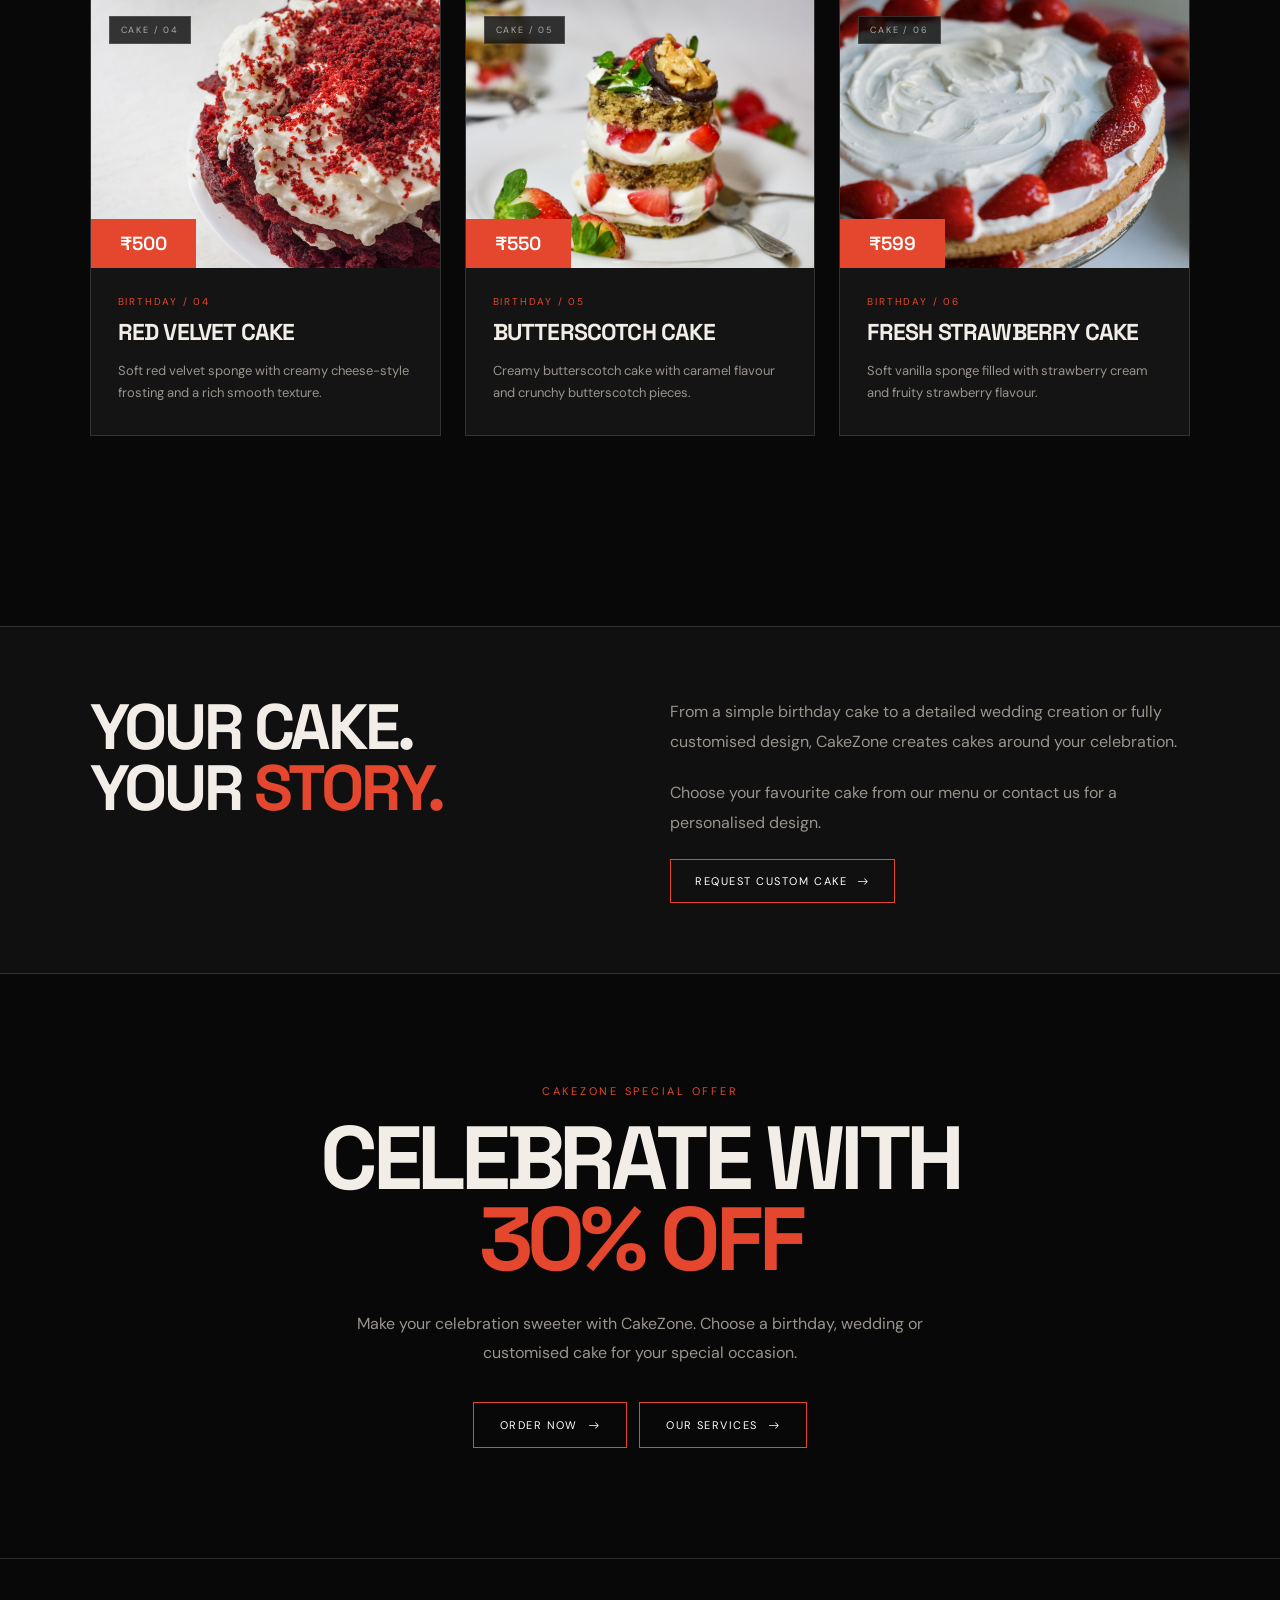
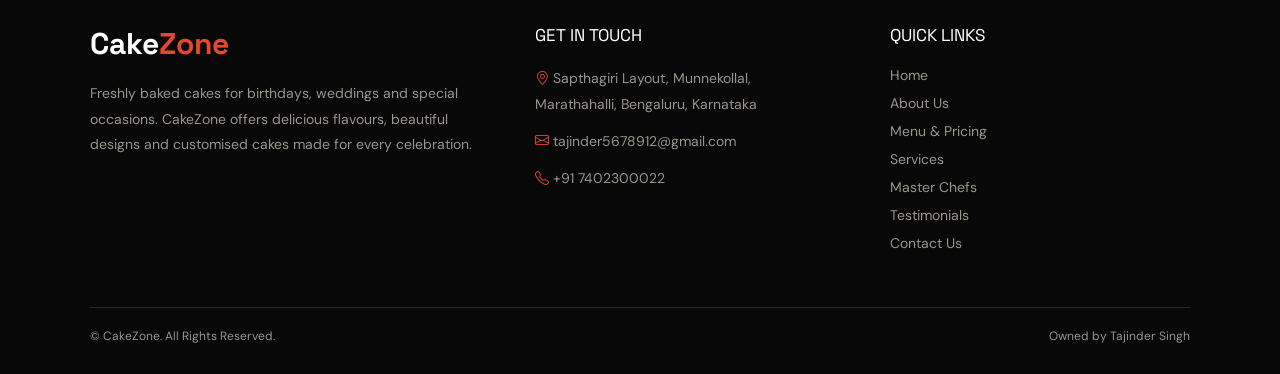
<file: menu.html>
<!DOCTYPE html>
<html lang="en">

<head>

    <meta charset="UTF-8">

    <title>CakeZone — Menu & Pricing</title>

    <meta name="viewport" content="width=device-width, initial-scale=1.0">

    <meta name="description"
          content="Explore CakeZone birthday, wedding and custom cakes with pricing.">

    <link rel="icon" href="img/favicon.ico">

    <!-- Google Fonts -->
    <link rel="preconnect" href="https://fonts.googleapis.com">

    <link rel="preconnect"
          href="https://fonts.gstatic.com"
          crossorigin>

    <link href="https://fonts.googleapis.com/css2?family=DM+Sans:wght@400;500;600;700&family=Space+Grotesk:wght@400;500;600;700&display=swap"
          rel="stylesheet">


    <!-- Icons -->

    <link rel="stylesheet"
          href="https://cdnjs.cloudflare.com/ajax/libs/font-awesome/5.10.0/css/all.min.css">

    <link rel="stylesheet"
          href="https://cdn.jsdelivr.net/npm/bootstrap-icons@1.4.1/font/bootstrap-icons.css">


<style>

/* =========================================================
   CAKEZONE KAGE MENU
   ========================================================= */

:root {

    --black: #080808;
    --black2: #101010;
    --panel: #141414;

    --white: #f2eee7;
    --muted: #99948c;

    --red: #e4472d;

    --line: rgba(242, 238, 231, 0.14);

}


/* =========================================================
   RESET
   ========================================================= */

* {
    margin: 0;
    padding: 0;
    box-sizing: border-box;
}


html {
    scroll-behavior: smooth;
}


body {

    background: var(--black);

    color: var(--white);

    font-family: "DM Sans", sans-serif;

    overflow-x: hidden;

}


a {

    text-decoration: none;

    color: inherit;

}


/* =========================================================
   NAVIGATION
   ========================================================= */

.navbar {

    position: fixed;

    top: 0;
    left: 0;
    right: 0;

    height: 76px;

    display: flex;

    align-items: center;

    padding: 0 6vw;

    background: rgba(8,8,8,.90);

    border-bottom: 1px solid var(--line);

    backdrop-filter: blur(18px);

    z-index: 9999;

}


.logo {

    font-family: "Space Grotesk", sans-serif;

    font-size: 23px;

    font-weight: 700;

    letter-spacing: .08em;

    text-transform: uppercase;

}


.logo i {

    color: var(--red);

    margin-right: 8px;

}


.logo span {

    color: var(--red);

}


.nav-links {

    margin-left: auto;

    display: flex;

    align-items: center;

    gap: 30px;

}


.nav-links a {

    color: #999;

    font-size: 12px;

    letter-spacing: .12em;

    text-transform: uppercase;

    transition: .25s;

}


.nav-links a:hover {

    color: #fff;

}


.nav-links a.active {

    color: #fff;

}


.nav-links a.active::after {

    content: "";

    display: block;

    width: 20px;

    height: 2px;

    background: var(--red);

    margin-top: 6px;

}


.menu-button {

    display: none;

    margin-left: auto;

    background: transparent;

    border: 0;

    color: #fff;

    font-size: 24px;

    cursor: pointer;

}


/* =========================================================
   HERO
   ========================================================= */

.hero {

    min-height: 70vh;

    padding: 155px 7vw 90px;

    display: flex;

    align-items: flex-end;

    position: relative;

    overflow: hidden;

    border-bottom: 1px solid var(--line);

}


.hero::before {

    content: "MENU / 03";

    position: absolute;

    top: 105px;

    left: 7vw;

    color: var(--red);

    font-size: 11px;

    font-weight: 600;

    letter-spacing: .28em;

}


.hero::after {

    content: "";

    position: absolute;

    width: 650px;

    height: 650px;

    border: 1px solid rgba(228,71,45,.20);

    border-radius: 50%;

    right: -240px;

    top: 80px;

    box-shadow:

        0 0 0 45px rgba(228,71,45,.025),

        0 0 0 90px rgba(228,71,45,.015);

}


.hero-content {

    position: relative;

    z-index: 2;

}


.hero h1 {

    font-family: "Space Grotesk", sans-serif;

    font-size: clamp(65px, 10vw, 145px);

    line-height: .82;

    letter-spacing: -.07em;

    text-transform: uppercase;

}


.hero h1 span {

    color: var(--red);

}


.hero-bottom {

    display: flex;

    justify-content: space-between;

    align-items: flex-end;

    gap: 50px;

    max-width: 1050px;

    margin-top: 45px;

}


.hero-description {

    max-width: 570px;

    color: var(--muted);

    font-size: 15px;

    line-height: 1.8;

}


.chapter {

    color: #777;

    font-size: 11px;

    letter-spacing: .2em;

    white-space: nowrap;

}


/* =========================================================
   MENU INTRO
   ========================================================= */

.menu-section {

    padding: 110px 7vw;

    background:

        linear-gradient(

            90deg,

            transparent 49.95%,

            rgba(255,255,255,.025) 50%,

            transparent 50.05%

        );

}


.section-heading {

    display: grid;

    grid-template-columns: 120px 1fr;

    gap: 35px;

    margin-bottom: 65px;

}


.section-number {

    color: var(--red);

    padding-top: 10px;

    font-size: 12px;

    letter-spacing: .18em;

}


.section-heading h2 {

    font-family: "Space Grotesk", sans-serif;

    font-size: clamp(45px, 6vw, 82px);

    line-height: .92;

    letter-spacing: -.055em;

    text-transform: uppercase;

}


.section-heading p {

    max-width: 600px;

    margin-top: 25px;

    color: var(--muted);

    line-height: 1.8;

}


/* =========================================================
   CATEGORY TABS
   ========================================================= */

.category-tabs {

    width: max-content;

    max-width: 100%;

    margin: 0 auto 60px;

    display: flex;

    border: 1px solid var(--line);

}


.category-tabs button {

    min-width: 150px;

    padding: 18px 30px;

    background: transparent;

    border: 0;

    border-right: 1px solid var(--line);

    color: #777;

    font-family: "DM Sans", sans-serif;

    font-size: 11px;

    letter-spacing: .18em;

    text-transform: uppercase;

    cursor: pointer;

    transition: .25s;

}


.category-tabs button:last-child {

    border-right: 0;

}


.category-tabs button:hover,

.category-tabs button.active {

    background: var(--red);

    color: #fff;

}


/* =========================================================
   TAB CONTENT
   ========================================================= */

.menu-content {

    display: none;

}


.menu-content.active {

    display: block;

    animation: fadeUp .55s ease;

}


@keyframes fadeUp {

    from {

        opacity: 0;

        transform: translateY(25px);

    }

    to {

        opacity: 1;

        transform: translateY(0);

    }

}


/* =========================================================
   CAKE GRID
   ========================================================= */

.cake-grid {

    display: grid;

    grid-template-columns: repeat(3, 1fr);

    gap: 24px;

}


/* =========================================================
   CAKE CARD
   ========================================================= */

.cake-card {

    background: var(--panel);

    border: 1px solid var(--line);

    position: relative;

    overflow: hidden;

    transition:

        transform .35s ease,

        border-color .35s ease;

}


.cake-card:hover {

    transform: translateY(-8px);

    border-color: rgba(228,71,45,.65);

}


/* IMAGE */

.cake-image {

    position: relative;

    width: 100%;

    height: 270px;

    overflow: hidden;

    background: #0d0d0d;

}


.cake-image img {

    width: 100%;

    height: 100%;

    object-fit: cover;

    display: block;

    transition:

        transform .6s ease,

        filter .6s ease;

}


.cake-card:hover .cake-image img {

    transform: scale(1.06);

    filter: brightness(1.05);

}


/* IMAGE LABEL */

.cake-label {

    position: absolute;

    top: 18px;

    left: 18px;

    padding: 7px 11px;

    background: rgba(8,8,8,.80);

    border: 1px solid rgba(255,255,255,.15);

    color: #aaa;

    font-size: 9px;

    letter-spacing: .2em;

}


/* PRICE */

.price {

    position: absolute;

    bottom: 0;

    left: 0;

    padding: 12px 18px;

    min-width: 105px;

    text-align: center;

    background: var(--red);

    color: #fff;

    font-family: "Space Grotesk", sans-serif;

    font-size: 19px;

    font-weight: 600;

}


/* CARD BODY */

.cake-body {

    padding: 27px 27px 30px;

}


.cake-number {

    color: var(--red);

    font-size: 10px;

    letter-spacing: .18em;

    margin-bottom: 12px;

}


.cake-body h3 {

    color: var(--white);

    font-family: "Space Grotesk", sans-serif;

    font-size: 23px;

    line-height: 1.05;

    letter-spacing: -.035em;

    text-transform: uppercase;

}


.cake-body p {

    margin-top: 15px;

    color: var(--muted);

    font-size: 13px;

    line-height: 1.75;

}


/* =========================================================
   FEATURE STRIP
   ========================================================= */

.feature-strip {

    margin-top: 80px;

    padding: 70px 7vw;

    display: grid;

    grid-template-columns: 1fr 1fr;

    gap: 60px;

    background: #101010;

    border-top: 1px solid var(--line);

    border-bottom: 1px solid var(--line);

}


.feature-strip h2 {

    font-family: "Space Grotesk", sans-serif;

    font-size: clamp(40px, 5vw, 70px);

    line-height: .95;

    letter-spacing: -.05em;

    text-transform: uppercase;

}


.feature-strip h2 span {

    color: var(--red);

}


.feature-text {

    align-self: center;

}


.feature-text p {

    color: var(--muted);

    line-height: 1.85;

    margin-bottom: 22px;

}


.feature-text a {

    display: inline-flex;

    padding: 14px 24px;

    border: 1px solid var(--red);

    color: #fff;

    font-size: 11px;

    letter-spacing: .14em;

    text-transform: uppercase;

    transition: .25s;

}


.feature-text a:hover {

    background: var(--red);

}


/* =========================================================
   OFFER
   ========================================================= */

.offer {

    padding: 110px 7vw;

    text-align: center;

}


.offer-label {

    color: var(--red);

    font-size: 11px;

    letter-spacing: .25em;

    text-transform: uppercase;

}


.offer h2 {

    margin: 20px 0 30px;

    font-family: "Space Grotesk", sans-serif;

    font-size: clamp(48px, 7vw, 95px);

    line-height: .9;

    letter-spacing: -.06em;

    text-transform: uppercase;

}


.offer h2 span {

    color: var(--red);

}


.offer p {

    max-width: 620px;

    margin: 0 auto 35px;

    color: var(--muted);

    line-height: 1.8;

}


.offer-buttons {

    display: flex;

    justify-content: center;

    gap: 12px;

}


.btn {

    display: inline-flex;

    align-items: center;

    padding: 15px 26px;

    border: 1px solid var(--red);

    color: #fff;

    font-size: 11px;

    letter-spacing: .13em;

    text-transform: uppercase;

    transition: .25s;

}


.btn:hover {

    background: var(--red);

}


.btn i {

    margin-left: 10px;

}


/* =========================================================
   FOOTER
   ========================================================= */

footer {

    padding: 65px 7vw 30px;

    border-top: 1px solid var(--line);

    color: var(--muted);

}


.footer-grid {

    display: grid;

    grid-template-columns: 1.3fr 1fr 1fr;

    gap: 55px;

}


.footer-brand {

    color: #fff;

    font-family: "Space Grotesk", sans-serif;

    font-size: 30px;

    font-weight: 700;

}


.footer-brand span {

    color: var(--red);

}


.footer-title {

    margin-bottom: 20px;

    color: #fff;

    font-family: "Space Grotesk", sans-serif;

    font-size: 17px;

    text-transform: uppercase;

}


footer p {

    font-size: 14px;

    line-height: 1.8;

}


.footer-contact p {

    margin-bottom: 12px;

}


.footer-contact i {

    width: 22px;

    color: var(--red);

}


.footer-links a {

    display: block;

    margin-bottom: 10px;

    font-size: 14px;

    color: var(--muted);

}


.footer-links a:hover {

    color: #fff;

}


.copyright {

    margin-top: 45px;

    padding-top: 20px;

    display: flex;

    justify-content: space-between;

    border-top: 1px solid var(--line);

    font-size: 12px;

}


/* =========================================================
   BACK TO TOP
   ========================================================= */

.back-top {

    position: fixed;

    right: 22px;

    bottom: 22px;

    width: 46px;

    height: 46px;

    display: grid;

    place-items: center;

    background: #111;

    border: 1px solid var(--line);

    color: #fff;

    z-index: 500;

}


.back-top:hover {

    background: var(--red);

}


/* =========================================================
   TABLET
   ========================================================= */

@media(max-width: 950px) {

    .nav-links {

        display: none;

        position: absolute;

        top: 76px;

        left: 0;

        right: 0;

        padding: 25px 7vw;

        flex-direction: column;

        align-items: flex-start;

        gap: 20px;

        background: #0b0b0b;

        border-bottom: 1px solid var(--line);

    }


    .nav-links.open {

        display: flex;

    }


    .menu-button {

        display: block;

    }


    .cake-grid {

        grid-template-columns: repeat(2, 1fr);

    }


    .feature-strip {

        grid-template-columns: 1fr;

        gap: 35px;

    }


    .footer-grid {

        grid-template-columns: 1fr 1fr;

    }

}


/* =========================================================
   MOBILE
   ========================================================= */

@media(max-width: 600px) {

    .navbar {

        height: 70px;

        padding: 0 6vw;

    }


    .hero {

        min-height: 65vh;

        padding: 125px 6vw 65px;

    }


    .hero::before {

        top: 100px;

    }


    .hero h1 {

        font-size: 57px;

    }


    .hero-bottom {

        display: block;

        margin-top: 35px;

    }


    .chapter {

        margin-top: 25px;

    }


    .menu-section {

        padding: 75px 6vw;

    }


    .section-heading {

        grid-template-columns: 1fr;

        gap: 10px;

    }


    .category-tabs {

        width: 100%;

    }


    .category-tabs button {

        min-width: 0;

        flex: 1;

        padding: 16px 8px;

        font-size: 9px;

    }


    .cake-grid {

        grid-template-columns: 1fr;

    }


    .cake-image {

        height: 280px;

    }


    .feature-strip {

        margin-top: 50px;

        padding: 65px 6vw;

    }


    .offer {

        padding: 75px 6vw;

    }


    .offer-buttons {

        flex-direction: column;

        align-items: center;

    }


    footer {

        padding: 55px 6vw 25px;

    }


    .footer-grid {

        grid-template-columns: 1fr;

    }


    .copyright {

        display: block;

        line-height: 1.8;

    }

}

</style>

</head>



<body>


<!-- =====================================================
     NAVIGATION
     ===================================================== -->

<nav class="navbar">


    <a href="index.html" class="logo">

        <i class="fa fa-birthday-cake"></i>

        Cake<span>Zone</span>

    </a>


    <button class="menu-button"
            id="menuButton"
            aria-label="Open navigation">

        <i class="fas fa-bars"></i>

    </button>


    <div class="nav-links" id="navLinks">

        <a href="index.html">
            Home
        </a>

        <a href="about.html">
            About Us
        </a>

        <a href="menu.html" class="active">
            Menu & Pricing
        </a>

        <a href="team.html">
            Master Chefs
        </a>

        <a href="service.html">
            Services
        </a>

        <a href="testimonial.html">
            Testimonials
        </a>

        <a href="contact.html">
            Contact
        </a>

    </div>

</nav>



<!-- =====================================================
     HERO
     ===================================================== -->

<header class="hero">


    <div class="hero-content">

        <h1>

            Menu &

            <br>

            <span>Pricing</span>

        </h1>


        <div class="hero-bottom">

            <p class="hero-description">

                Explore CakeZone's selection of birthday,
                wedding and customised cakes. Choose your
                favourite flavour, design and celebration style.

            </p>


            <div class="chapter">

                CHAPTER 03 / 06

            </div>

        </div>

    </div>


</header>



<!-- =====================================================
     MENU SECTION
     ===================================================== -->

<main>


<section class="menu-section">


    <div class="section-heading">


        <div class="section-number">

            03 — MENU

        </div>


        <div>

            <h2>

                Explore Our<br>

                Cakes.

            </h2>


            <p>

                Freshly prepared cakes for birthdays,
                weddings and special occasions.

            </p>

        </div>


    </div>



    <!-- =================================================
         CATEGORY BUTTONS
         ================================================= -->

    <div class="category-tabs">


        <button class="active"
                data-tab="birthday">

            Birthday

        </button>


        <button data-tab="wedding">

            Wedding

        </button>


        <button data-tab="custom">

            Custom

        </button>


    </div>



    <!-- =================================================
         BIRTHDAY
         ================================================= -->

    <div class="menu-content active"
         id="birthday">


        <div class="cake-grid">


            <!-- 01 -->

            <article class="cake-card">

                <div class="cake-image">

                    <img src="img/cake-1.jpg"
                         alt="Chocolate Truffle Cake">

                    <span class="cake-label">
                        CAKE / 01
                    </span>

                    <div class="price">
                        ₹299
                    </div>

                </div>


                <div class="cake-body">

                    <div class="cake-number">
                        BIRTHDAY / 01
                    </div>

                    <h3>
                        Chocolate Truffle Cake
                    </h3>

                    <p>
                        Rich chocolate sponge layered with
                        smooth chocolate cream and truffle
                        frosting. Perfect for chocolate lovers.
                    </p>

                </div>

            </article>



            <!-- 02 -->

            <article class="cake-card">

                <div class="cake-image">

                    <img src="img/cake-2.jpg"
                         alt="Classic Vanilla Cake">

                    <span class="cake-label">
                        CAKE / 02
                    </span>

                    <div class="price">
                        ₹380
                    </div>

                </div>


                <div class="cake-body">

                    <div class="cake-number">
                        BIRTHDAY / 02
                    </div>

                    <h3>
                        Classic Vanilla Cake
                    </h3>

                    <p>
                        Soft vanilla sponge with creamy
                        vanilla frosting and a light,
                        delicious finish.
                    </p>

                </div>

            </article>



            <!-- 03 -->

            <article class="cake-card">

                <div class="cake-image">

                    <img src="img/cake-3.jpg"
                         alt="Black Forest Cake">

                    <span class="cake-label">
                        CAKE / 03
                    </span>

                    <div class="price">
                        ₹450
                    </div>

                </div>


                <div class="cake-body">

                    <div class="cake-number">
                        BIRTHDAY / 03
                    </div>

                    <h3>
                        Black Forest Cake
                    </h3>

                    <p>
                        Chocolate sponge with whipped cream,
                        cherry filling and chocolate shavings.
                    </p>

                </div>

            </article>



            <!-- 04 -->

            <article class="cake-card">

                <div class="cake-image">

                    <img src="img/cake-4.jpg"
                         alt="Red Velvet Cake">

                    <span class="cake-label">
                        CAKE / 04
                    </span>

                    <div class="price">
                        ₹500
                    </div>

                </div>


                <div class="cake-body">

                    <div class="cake-number">
                        BIRTHDAY / 04
                    </div>

                    <h3>
                        Red Velvet Cake
                    </h3>

                    <p>
                        Soft red velvet sponge with creamy
                        cheese-style frosting and a rich
                        smooth texture.
                    </p>

                </div>

            </article>



            <!-- 05 -->

            <article class="cake-card">

                <div class="cake-image">

                    <img src="img/cake-5.jpg"
                         alt="Butterscotch Cake">

                    <span class="cake-label">
                        CAKE / 05
                    </span>

                    <div class="price">
                        ₹550
                    </div>

                </div>


                <div class="cake-body">

                    <div class="cake-number">
                        BIRTHDAY / 05
                    </div>

                    <h3>
                        Butterscotch Cake
                    </h3>

                    <p>
                        Creamy butterscotch cake with caramel
                        flavour and crunchy butterscotch pieces.
                    </p>

                </div>

            </article>



            <!-- 06 -->

            <article class="cake-card">

                <div class="cake-image">

                    <img src="img/cake-6.jpg"
                         alt="Fresh Strawberry Cake">

                    <span class="cake-label">
                        CAKE / 06
                    </span>

                    <div class="price">
                        ₹599
                    </div>

                </div>


                <div class="cake-body">

                    <div class="cake-number">
                        BIRTHDAY / 06
                    </div>

                    <h3>
                        Fresh Strawberry Cake
                    </h3>

                    <p>
                        Soft vanilla sponge filled with
                        strawberry cream and fruity
                        strawberry flavour.
                    </p>

                </div>

            </article>


        </div>

    </div>



    <!-- =================================================
         WEDDING
         ================================================= -->

    <div class="menu-content"
         id="wedding">


        <div class="cake-grid">


            <!-- 01 -->

            <article class="cake-card">

                <div class="cake-image">

                    <img src="img/cake-1.jpg"
                         alt="Classic Wedding Cake">

                    <span class="cake-label">
                        WEDDING / 01
                    </span>

                    <div class="price">
                        ₹1,499
                    </div>

                </div>


                <div class="cake-body">

                    <div class="cake-number">
                        WEDDING / 01
                    </div>

                    <h3>
                        Classic Wedding Cake
                    </h3>

                    <p>
                        Elegant vanilla or chocolate sponge
                        with premium cream frosting and simple
                        wedding decoration.
                    </p>

                </div>

            </article>



            <!-- 02 -->

            <article class="cake-card">

                <div class="cake-image">

                    <img src="img/cake-2.jpg"
                         alt="Red Velvet Wedding Cake">

                    <span class="cake-label">
                        WEDDING / 02
                    </span>

                    <div class="price">
                        ₹1,999
                    </div>

                </div>


                <div class="cake-body">

                    <div class="cake-number">
                        WEDDING / 02
                    </div>

                    <h3>
                        Red Velvet Wedding Cake
                    </h3>

                    <p>
                        Premium red velvet layers with creamy
                        frosting and elegant wedding-style
                        decoration.
                    </p>

                </div>

            </article>



            <!-- 03 -->

            <article class="cake-card">

                <div class="cake-image">

                    <img src="img/cake-3.jpg"
                         alt="Premium Chocolate Wedding Cake">

                    <span class="cake-label">
                        WEDDING / 03
                    </span>

                    <div class="price">
                        ₹2,499
                    </div>

                </div>


                <div class="cake-body">

                    <div class="cake-number">
                        WEDDING / 03
                    </div>

                    <h3>
                        Premium Chocolate Wedding Cake
                    </h3>

                    <p>
                        Multi-layer chocolate sponge, chocolate
                        cream and premium chocolate decoration.
                    </p>

                </div>

            </article>



            <!-- 04 -->

            <article class="cake-card">

                <div class="cake-image">

                    <img src="img/cake-4.jpg"
                         alt="Floral Wedding Cake">

                    <span class="cake-label">
                        WEDDING / 04
                    </span>

                    <div class="price">
                        ₹2,999
                    </div>

                </div>


                <div class="cake-body">

                    <div class="cake-number">
                        WEDDING / 04
                    </div>

                    <h3>
                        Floral Wedding Cake
                    </h3>

                    <p>
                        Elegant wedding cake decorated with
                        beautiful floral elements and premium
                        finishing.
                    </p>

                </div>

            </article>



            <!-- 05 -->

            <article class="cake-card">

                <div class="cake-image">

                    <img src="img/cake-5.jpg"
                         alt="Designer Wedding Cake">

                    <span class="cake-label">
                        WEDDING / 05
                    </span>

                    <div class="price">
                        ₹3,499
                    </div>

                </div>


                <div class="cake-body">

                    <div class="cake-number">
                        WEDDING / 05
                    </div>

                    <h3>
                        Designer Wedding Cake
                    </h3>

                    <p>
                        Premium designer wedding cake with
                        customised decoration and detailed
                        finishing.
                    </p>

                </div>

            </article>



            <!-- 06 -->

            <article class="cake-card">

                <div class="cake-image">

                    <img src="img/cake-6.jpg"
                         alt="Royal Celebration Cake">

                    <span class="cake-label">
                        WEDDING / 06
                    </span>

                    <div class="price">
                        ₹3,999
                    </div>

                </div>


                <div class="cake-body">

                    <div class="cake-number">
                        WEDDING / 06
                    </div>

                    <h3>
                        Royal Celebration Cake
                    </h3>

                    <p>
                        Premium multi-tier cake designed for
                        large celebrations with detailed
                        decoration and customised flavour options.
                    </p>

                </div>

            </article>


        </div>

    </div>



    <!-- =================================================
         CUSTOM
         ================================================= -->

    <div class="menu-content"
         id="custom">


        <div class="cake-grid">


            <!-- 01 -->

            <article class="cake-card">

                <div class="cake-image">

                    <img src="img/cake-1.jpg"
                         alt="Custom Photo Cake">

                    <span class="cake-label">
                        CUSTOM / 01
                    </span>

                    <div class="price">
                        ₹599+
                    </div>

                </div>


                <div class="cake-body">

                    <div class="cake-number">
                        CUSTOM / 01
                    </div>

                    <h3>
                        Custom Photo Cake
                    </h3>

                    <p>
                        Personalised photo cake featuring your
                        favourite photo. Choose chocolate,
                        vanilla, red velvet or other available
                        flavours.
                    </p>

                </div>

            </article>



            <!-- 02 -->

            <article class="cake-card">

                <div class="cake-image">

                    <img src="img/cake-2.jpg"
                         alt="Custom Theme Cake">

                    <span class="cake-label">
                        CUSTOM / 02
                    </span>

                    <div class="price">
                        ₹799+
                    </div>

                </div>


                <div class="cake-body">

                    <div class="cake-number">
                        CUSTOM / 02
                    </div>

                    <h3>
                        Custom Theme Cake
                    </h3>

                    <p>
                        Character, cartoon, sports, gaming or
                        celebration-themed cakes designed
                        according to your requirements.
                    </p>

                </div>

            </article>



            <!-- 03 -->

            <article class="cake-card">

                <div class="cake-image">

                    <img src="img/cake-3.jpg"
                         alt="Designer Custom Cake">

                    <span class="cake-label">
                        CUSTOM / 03
                    </span>

                    <div class="price">
                        ₹999+
                    </div>

                </div>


                <div class="cake-body">

                    <div class="cake-number">
                        CUSTOM / 03
                    </div>

                    <h3>
                        Designer Custom Cake
                    </h3>

                    <p>
                        Premium cake with customised colours,
                        toppings, decoration and flavour based
                        on your design requirements.
                    </p>

                </div>

            </article>



            <!-- 04 -->

            <article class="cake-card">

                <div class="cake-image">

                    <img src="img/cake-4.jpg"
                         alt="Photo and Theme Cake">

                    <span class="cake-label">
                        CUSTOM / 04
                    </span>

                    <div class="price">
                        ₹1,199+
                    </div>

                </div>


                <div class="cake-body">

                    <div class="cake-number">
                        CUSTOM / 04
                    </div>

                    <h3>
                        Photo & Theme Cake
                    </h3>

                    <p>
                        A personalised combination of photo
                        printing and themed decoration.
                        Price depends on size and design
                        complexity.
                    </p>

                </div>

            </article>



            <!-- 05 -->

            <article class="cake-card">

                <div class="cake-image">

                    <img src="img/cake-5.jpg"
                         alt="Premium Custom Cake">

                    <span class="cake-label">
                        CUSTOM / 05
                    </span>

                    <div class="price">
                        ₹1,499+
                    </div>

                </div>


                <div class="cake-body">

                    <div class="cake-number">
                        CUSTOM / 05
                    </div>

                    <h3>
                        Premium Custom Cake
                    </h3>

                    <p>
                        Premium customised cake with multiple
                        layers, special flavours and detailed
                        decoration.
                    </p>

                </div>

            </article>



            <!-- 06 -->

            <article class="cake-card">

                <div class="cake-image">

                    <img src="img/cake-6.jpg"
                         alt="Fully Customised Cake">

                    <span class="cake-label">
                        CUSTOM / 06
                    </span>

                    <div class="price">
                        ₹599+
                    </div>

                </div>


                <div class="cake-body">

                    <div class="cake-number">
                        CUSTOM / 06
                    </div>

                    <h3>
                        Fully Customised Cake
                    </h3>

                    <p>
                        Starting from ₹599. Final price depends
                        on flavour, size, layers, toppings,
                        theme and decoration.
                    </p>

                </div>

            </article>


        </div>

    </div>


</section>



<!-- =====================================================
     FEATURE STRIP
     ===================================================== -->

<section class="feature-strip">


    <h2>

        Your cake.<br>

        Your <span>story.</span>

    </h2>


    <div class="feature-text">

        <p>

            From a simple birthday cake to a detailed
            wedding creation or fully customised design,
            CakeZone creates cakes around your celebration.

        </p>


        <p>

            Choose your favourite cake from our menu or
            contact us for a personalised design.

        </p>


        <a href="contact.html">

            Request Custom Cake

            <i class="bi bi-arrow-right"
               style="margin-left:10px;"></i>

        </a>

    </div>


</section>



<!-- =====================================================
     OFFER
     ===================================================== -->

<section class="offer">


    <div class="offer-label">

        CAKEZONE SPECIAL OFFER

    </div>


    <h2>

        Celebrate with<br>

        <span>30% OFF</span>

    </h2>


    <p>

        Make your celebration sweeter with CakeZone.
        Choose a birthday, wedding or customised cake
        for your special occasion.

    </p>


    <div class="offer-buttons">


        <a href="contact.html" class="btn">

            Order Now

            <i class="bi bi-arrow-right"></i>

        </a>


        <a href="service.html" class="btn">

            Our Services

            <i class="bi bi-arrow-right"></i>

        </a>


    </div>


</section>


</main>



<!-- =====================================================
     FOOTER
     ===================================================== -->

<footer>


    <div class="footer-grid">


        <!-- BRAND -->

        <div>

            <div class="footer-brand">

                Cake<span>Zone</span>

            </div>


            <p style="margin-top:18px;">

                Freshly baked cakes for birthdays,
                weddings and special occasions.
                CakeZone offers delicious flavours,
                beautiful designs and customised cakes
                made for every celebration.

            </p>

        </div>



        <!-- CONTACT -->

        <div class="footer-contact">


            <div class="footer-title">

                Get In Touch

            </div>


            <p>

                <i class="bi bi-geo-alt"></i>

                Sapthagiri Layout, Munnekollal,
                Marathahalli, Bengaluru, Karnataka

            </p>


            <p>

                <i class="bi bi-envelope"></i>

                <a href="mailto:tajinder5678912@gmail.com">

                    tajinder5678912@gmail.com

                </a>

            </p>


            <p>

                <i class="bi bi-telephone"></i>

                <a href="tel:+917402300022">

                    +91 7402300022

                </a>

            </p>


        </div>



        <!-- LINKS -->

        <div class="footer-links">


            <div class="footer-title">

                Quick Links

            </div>


            <a href="index.html">
                Home
            </a>


            <a href="about.html">
                About Us
            </a>


            <a href="menu.html">
                Menu & Pricing
            </a>


            <a href="service.html">
                Services
            </a>


            <a href="team.html">
                Master Chefs
            </a>


            <a href="testimonial.html">
                Testimonials
            </a>


            <a href="contact.html">
                Contact Us
            </a>


        </div>


    </div>



    <div class="copyright">


        <span>

            © CakeZone. All Rights Reserved.

        </span>


        <span>

            Owned by Tajinder Singh

        </span>


    </div>


</footer>



<!-- =====================================================
     BACK TO TOP
     ===================================================== -->

<a href="#"
   class="back-top"
   aria-label="Back to top">

    <i class="bi bi-arrow-up"></i>

</a>



<!-- =====================================================
     JAVASCRIPT
     ===================================================== -->

<script>


/* =====================================================
   MOBILE NAVIGATION
   ===================================================== */

const menuButton =
    document.getElementById("menuButton");

const navLinks =
    document.getElementById("navLinks");


menuButton.addEventListener("click", function () {

    navLinks.classList.toggle("open");

});


document
    .querySelectorAll(".nav-links a")
    .forEach(function(link) {

        link.addEventListener("click", function() {

            navLinks.classList.remove("open");

        });

    });



/* =====================================================
   CATEGORY TABS
   ===================================================== */

const categoryButtons =
    document.querySelectorAll(".category-tabs button");

const menuContents =
    document.querySelectorAll(".menu-content");


categoryButtons.forEach(function(button) {

    button.addEventListener("click", function() {


        const selectedTab =
            button.getAttribute("data-tab");


        categoryButtons.forEach(function(btn) {

            btn.classList.remove("active");

        });


        menuContents.forEach(function(content) {

            content.classList.remove("active");

        });


        button.classList.add("active");


        document
            .getElementById(selectedTab)
            .classList.add("active");


        window.scrollTo({

            top:
                document
                    .querySelector(".menu-section")
                    .offsetTop - 75,

            behavior: "smooth"

        });

    });

});



/* =====================================================
   BACK TO TOP
   ===================================================== */

document
    .querySelector(".back-top")
    .addEventListener("click", function(event) {

        event.preventDefault();

        window.scrollTo({

            top: 0,

            behavior: "smooth"

        });

    });


</script>


</body>

</html>
</file>
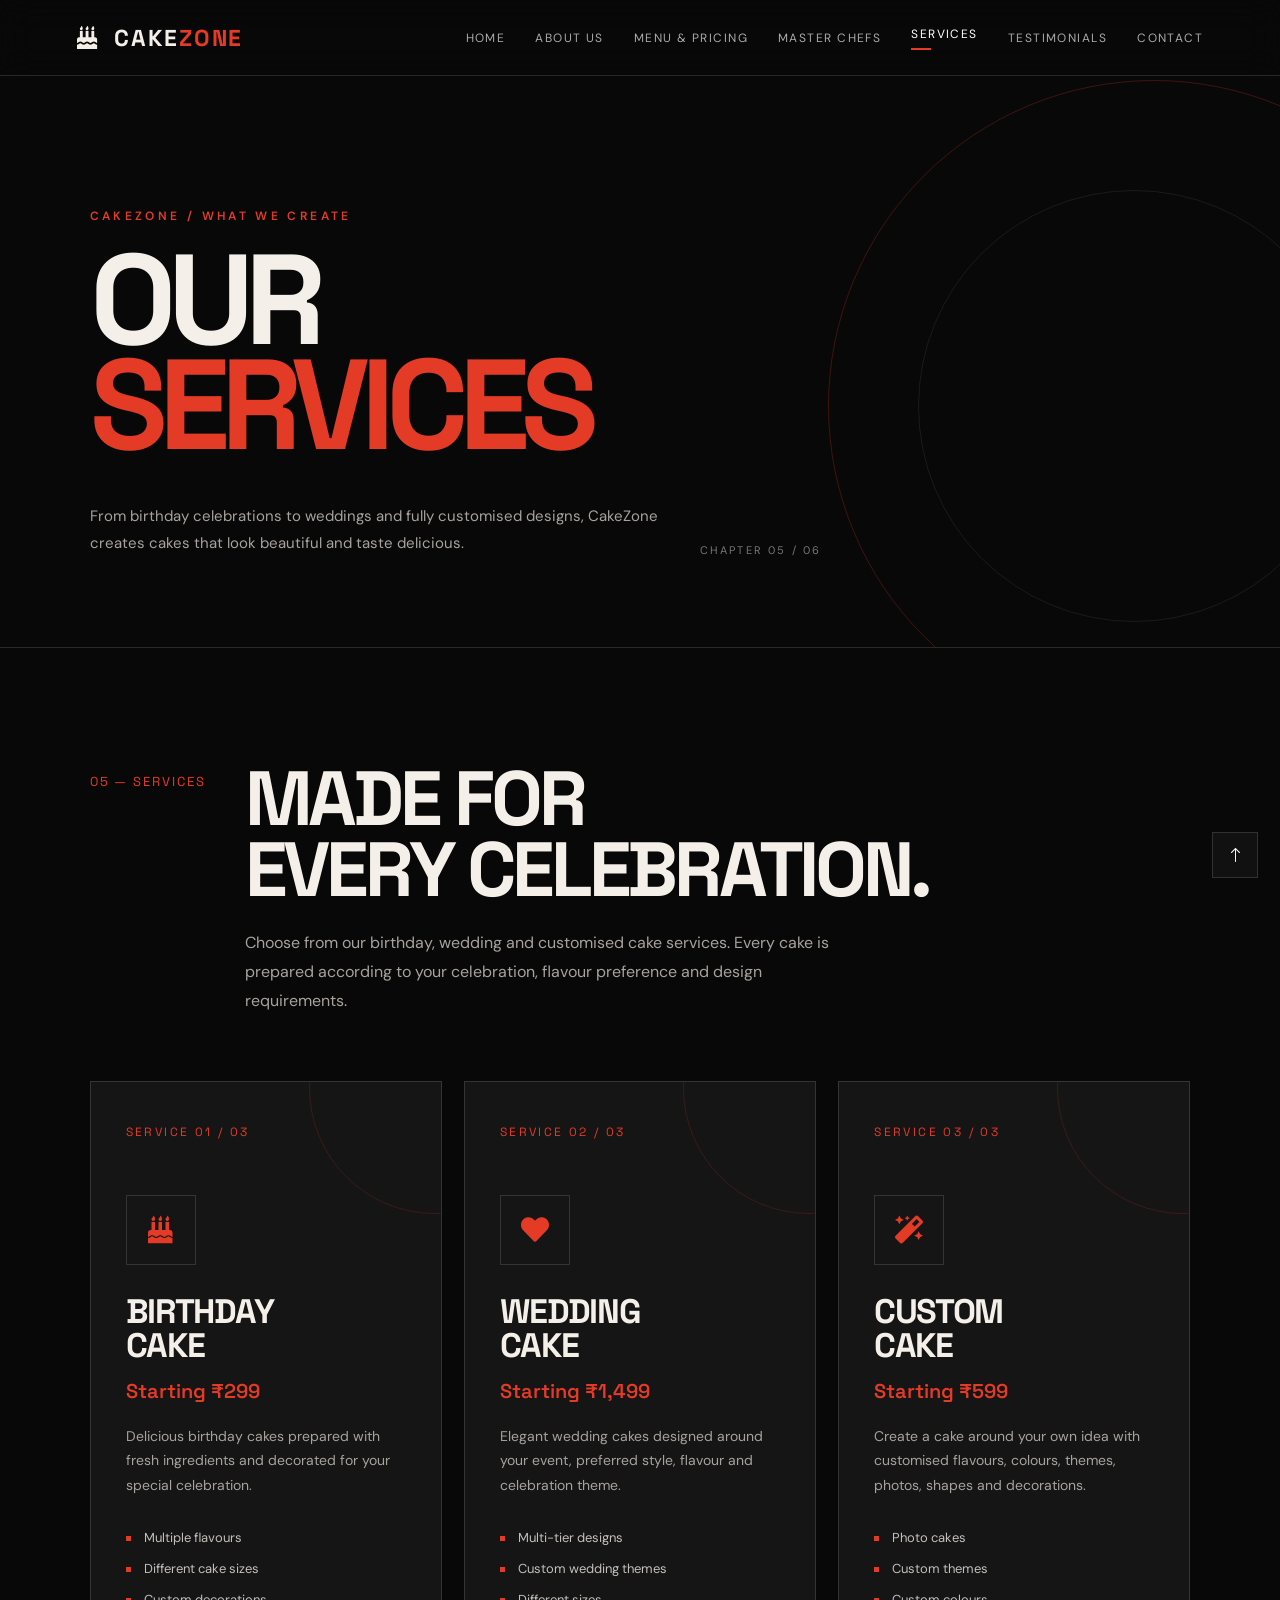
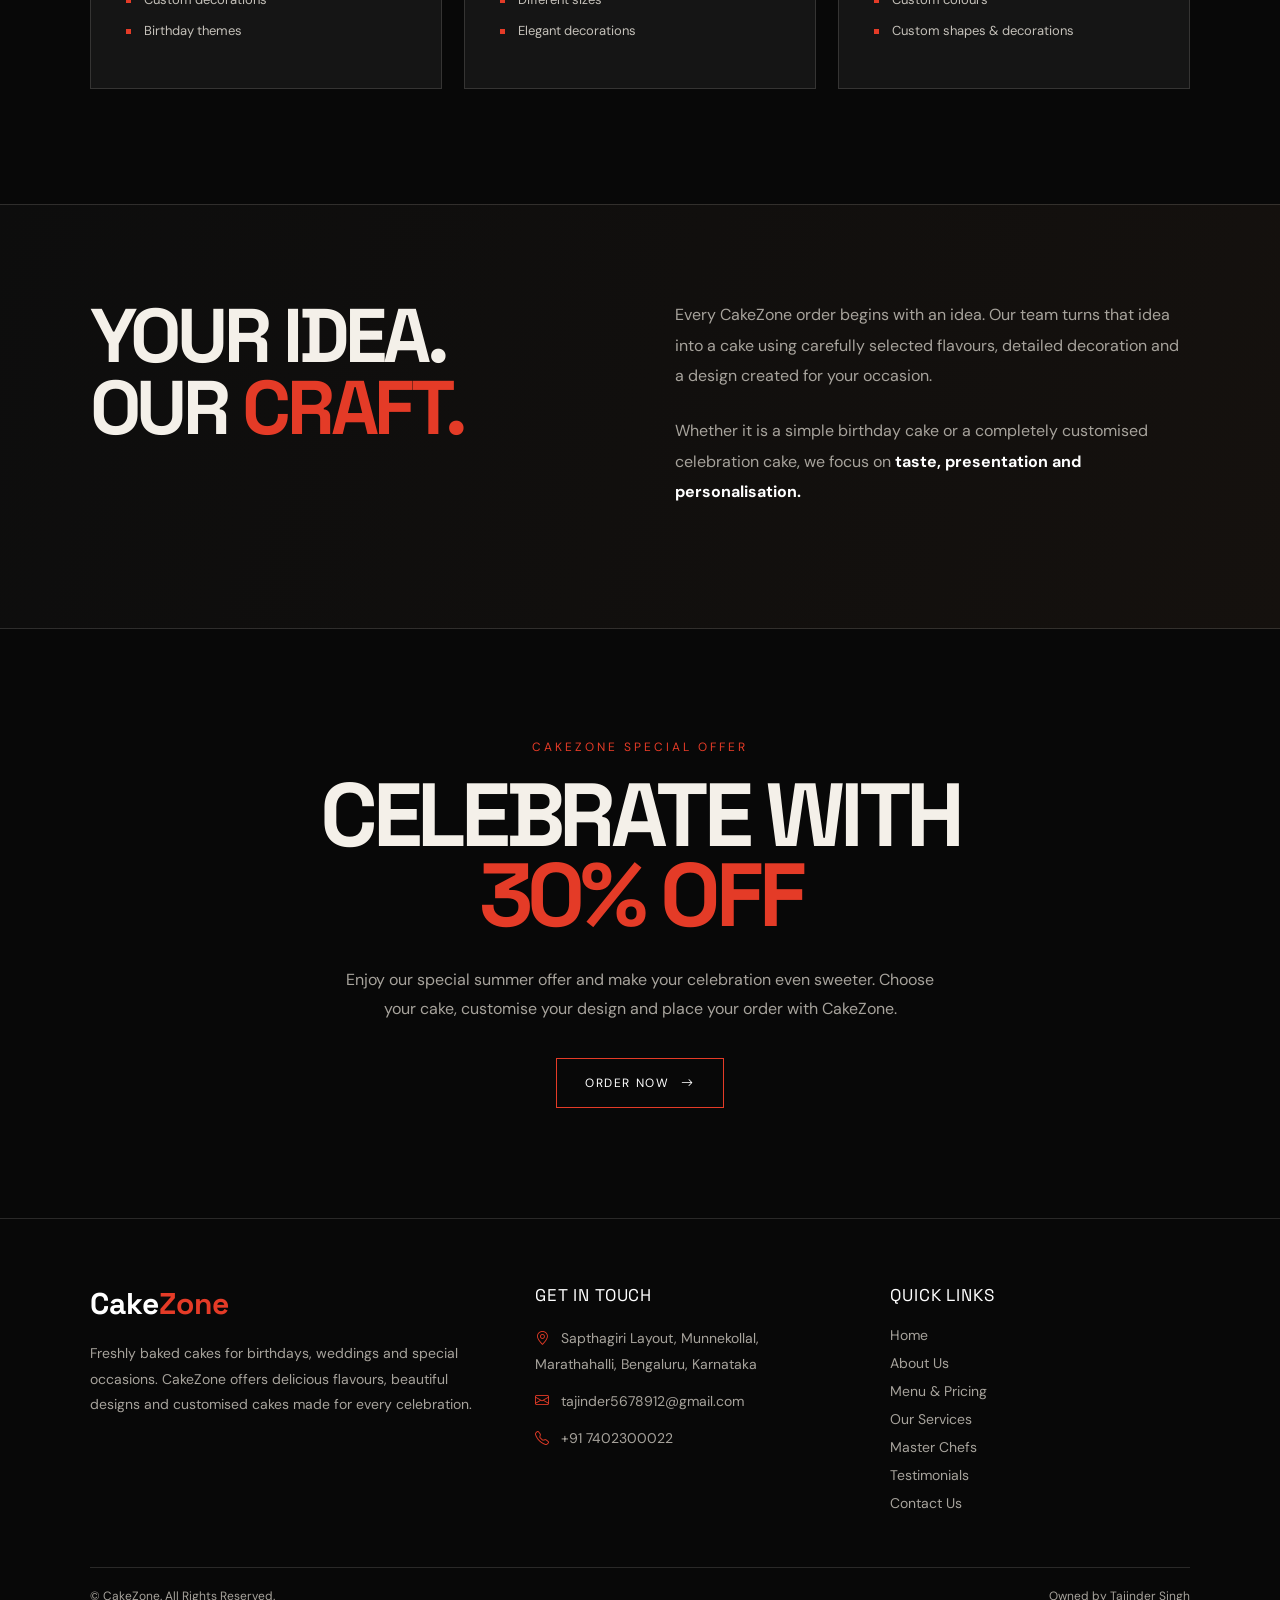
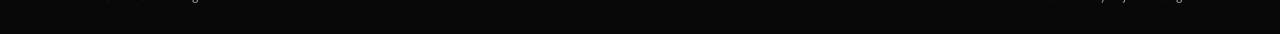
<file: service.html>
<!DOCTYPE html>
<html lang="en">
<head>
    <meta charset="UTF-8">
    <title>CakeZone — Our Services</title>

    <meta name="viewport" content="width=device-width, initial-scale=1.0">
    <meta name="description"
          content="CakeZone birthday cakes, wedding cakes and customised cake services.">

    <link rel="icon" href="img/favicon.ico">

    <!-- Google Fonts -->
    <link rel="preconnect" href="https://fonts.googleapis.com">
    <link rel="preconnect"
          href="https://fonts.gstatic.com"
          crossorigin>

    <link href="https://fonts.googleapis.com/css2?family=DM+Sans:wght@400;500;600;700&family=Space+Grotesk:wght@400;500;600;700&display=swap"
          rel="stylesheet">

    <!-- Icons -->
    <link rel="stylesheet"
          href="https://cdnjs.cloudflare.com/ajax/libs/font-awesome/5.10.0/css/all.min.css">

    <link rel="stylesheet"
          href="https://cdn.jsdelivr.net/npm/bootstrap-icons@1.4.1/font/bootstrap-icons.css">


<style>

/* =========================================================
   KAGE STYLE - CAKEZONE SERVICES
   ========================================================= */

:root {
    --black: #080808;
    --black-2: #101010;
    --panel: #151515;
    --white: #f4f0e9;
    --muted: #a7a39c;
    --red: #e43b27;
    --orange: #f28c18;
    --line: rgba(244, 240, 233, 0.14);
}


/* RESET */

* {
    margin: 0;
    padding: 0;
    box-sizing: border-box;
}

html {
    scroll-behavior: smooth;
}

body {
    background: var(--black);
    color: var(--white);
    font-family: "DM Sans", sans-serif;
    overflow-x: hidden;
}

a {
    text-decoration: none;
    color: inherit;
}


/* =========================================================
   NAVIGATION
   ========================================================= */

.kage-nav {
    position: fixed;
    top: 0;
    left: 0;
    right: 0;

    height: 76px;

    display: flex;
    align-items: center;

    padding: 0 6vw;

    background: rgba(8, 8, 8, 0.88);
    backdrop-filter: blur(18px);

    border-bottom: 1px solid var(--line);

    z-index: 9999;
}


.logo {
    font-family: "Space Grotesk", sans-serif;
    font-size: 23px;
    font-weight: 700;
    letter-spacing: 0.08em;
    text-transform: uppercase;
}

.logo i {
    margin-right: 8px;
}

.logo span {
    color: var(--red);
}


.nav-links {
    margin-left: auto;

    display: flex;
    align-items: center;
    gap: 30px;

    font-size: 12px;
    letter-spacing: 0.12em;
    text-transform: uppercase;
}


.nav-links a {
    color: #aaa;
    transition: 0.25s ease;
}


.nav-links a:hover {
    color: #fff;
}


.nav-links a.active {
    color: #fff;
}


.nav-links a.active::after {
    content: "";

    display: block;

    width: 20px;
    height: 2px;

    margin-top: 6px;

    background: var(--red);
}


.menu-btn {
    display: none;

    margin-left: auto;

    border: 0;
    background: transparent;

    color: #fff;

    font-size: 25px;

    cursor: pointer;
}


/* =========================================================
   HERO
   ========================================================= */

.hero {
    min-height: 72vh;

    padding: 155px 7vw 90px;

    display: flex;
    align-items: flex-end;

    position: relative;

    overflow: hidden;

    border-bottom: 1px solid var(--line);
}


.hero::before {
    content: "";

    position: absolute;

    width: 650px;
    height: 650px;

    right: -200px;
    top: 80px;

    border: 1px solid rgba(228, 59, 39, 0.25);

    border-radius: 50%;
}


.hero::after {
    content: "";

    position: absolute;

    width: 430px;
    height: 430px;

    right: -70px;
    top: 190px;

    border: 1px solid rgba(244, 240, 233, 0.08);

    border-radius: 50%;
}


.hero-content {
    position: relative;
    z-index: 2;

    max-width: 1100px;
}


.eyebrow {
    margin-bottom: 24px;

    color: var(--red);

    font-size: 12px;
    font-weight: 600;

    letter-spacing: 0.28em;

    text-transform: uppercase;
}


.hero h1 {
    margin: 0;

    font-family: "Space Grotesk", sans-serif;

    font-size: clamp(65px, 10vw, 150px);

    line-height: 0.82;

    letter-spacing: -0.07em;

    text-transform: uppercase;
}


.hero h1 span {
    color: var(--red);
}


.hero-bottom {
    margin-top: 45px;

    display: flex;

    justify-content: space-between;

    align-items: flex-end;

    gap: 40px;

    max-width: 1050px;
}


.hero-description {
    max-width: 570px;

    color: var(--muted);

    font-size: 15px;

    line-height: 1.8;
}


.chapter {
    color: #777;

    font-size: 11px;

    letter-spacing: 0.2em;

    white-space: nowrap;
}


/* =========================================================
   SERVICES SECTION
   ========================================================= */

.services-section {
    padding: 115px 7vw;
}


.section-heading {
    display: grid;

    grid-template-columns: 120px 1fr;

    gap: 35px;

    margin-bottom: 65px;
}


.section-number {
    padding-top: 10px;

    color: var(--red);

    font-family: "Space Grotesk", sans-serif;

    font-size: 13px;

    letter-spacing: 0.15em;
}


.section-heading h2 {
    font-family: "Space Grotesk", sans-serif;

    font-size: clamp(42px, 6vw, 80px);

    line-height: 0.92;

    letter-spacing: -0.055em;

    text-transform: uppercase;
}


.section-heading p {
    max-width: 620px;

    margin-top: 25px;

    color: var(--muted);

    line-height: 1.8;
}


/* =========================================================
   SERVICE GRID
   ========================================================= */

.service-grid {
    display: grid;

    grid-template-columns: repeat(3, 1fr);

    gap: 22px;
}


.service-card {
    position: relative;

    min-height: 500px;

    padding: 42px 35px;

    display: flex;

    flex-direction: column;

    justify-content: space-between;

    background: var(--panel);

    border: 1px solid var(--line);

    overflow: hidden;

    transition:
        transform 0.35s ease,
        border-color 0.35s ease;
}


.service-card::before {
    content: "";

    position: absolute;

    width: 250px;
    height: 250px;

    right: -120px;
    top: -120px;

    border-radius: 50%;

    border: 1px solid rgba(228, 59, 39, 0.18);

    transition: 0.5s ease;
}


.service-card:hover {
    transform: translateY(-8px);

    border-color: rgba(228, 59, 39, 0.65);
}


.service-card:hover::before {
    transform: scale(1.25);
}


.service-number {
    color: var(--red);

    font-family: "Space Grotesk", sans-serif;

    font-size: 12px;

    letter-spacing: 0.2em;
}


.service-icon {
    width: 70px;
    height: 70px;

    margin-top: 55px;

    display: grid;
    place-items: center;

    border: 1px solid var(--line);

    color: var(--red);

    font-size: 28px;
}


.service-card h3 {
    margin-top: 30px;

    font-family: "Space Grotesk", sans-serif;

    font-size: 34px;

    line-height: 1;

    letter-spacing: -0.04em;

    text-transform: uppercase;
}


.service-card .price {
    margin-top: 15px;

    color: var(--red);

    font-family: "Space Grotesk", sans-serif;

    font-size: 20px;

    font-weight: 600;
}


.service-card p {
    margin-top: 20px;

    color: var(--muted);

    line-height: 1.75;

    font-size: 14px;
}


.service-list {
    margin-top: 25px;

    padding: 0;

    list-style: none;
}


.service-list li {
    position: relative;

    padding: 7px 0 7px 18px;

    color: #c4c0b9;

    font-size: 13px;
}


.service-list li::before {
    content: "";

    position: absolute;

    left: 0;
    top: 14px;

    width: 5px;
    height: 5px;

    background: var(--red);
}


/* =========================================================
   PROCESS / MANIFESTO
   ========================================================= */

.manifesto {
    padding: 95px 7vw;

    display: grid;

    grid-template-columns: 1fr 1fr;

    gap: 70px;

    background:
        linear-gradient(
            110deg,
            #0d0d0d,
            #15110e
        );

    border-top: 1px solid var(--line);
    border-bottom: 1px solid var(--line);
}


.manifesto h2 {
    font-family: "Space Grotesk", sans-serif;

    font-size: clamp(42px, 6vw, 76px);

    line-height: 0.95;

    letter-spacing: -0.055em;

    text-transform: uppercase;
}


.manifesto h2 span {
    color: var(--red);
}


.manifesto-content {
    align-self: center;
}


.manifesto-content p {
    color: var(--muted);

    line-height: 1.9;

    margin-bottom: 25px;
}


.manifesto-content strong {
    color: #fff;
}


/* =========================================================
   OFFER
   ========================================================= */

.offer {
    padding: 110px 7vw;

    text-align: center;
}


.offer-label {
    color: var(--red);

    font-size: 12px;

    letter-spacing: 0.25em;

    text-transform: uppercase;
}


.offer h2 {
    margin: 20px 0 30px;

    font-family: "Space Grotesk", sans-serif;

    font-size: clamp(45px, 7vw, 95px);

    line-height: 0.9;

    letter-spacing: -0.06em;

    text-transform: uppercase;
}


.offer h2 span {
    color: var(--red);
}


.offer p {
    max-width: 620px;

    margin: 0 auto 35px;

    color: var(--muted);

    line-height: 1.8;
}


.btn {
    display: inline-flex;

    align-items: center;

    padding: 16px 28px;

    border: 1px solid var(--red);

    color: #fff;

    font-size: 12px;

    letter-spacing: 0.13em;

    text-transform: uppercase;

    transition: 0.25s ease;
}


.btn:hover {
    background: var(--red);

    color: #fff;
}


.btn i {
    margin-left: 12px;
}


/* =========================================================
   FOOTER
   ========================================================= */

footer {
    padding: 65px 7vw 30px;

    border-top: 1px solid var(--line);

    color: var(--muted);
}


.footer-grid {
    display: grid;

    grid-template-columns: 1.3fr 1fr 1fr;

    gap: 55px;
}


.footer-brand {
    font-family: "Space Grotesk", sans-serif;

    font-size: 30px;

    font-weight: 700;

    color: #fff;
}


.footer-brand span {
    color: var(--red);
}


.footer-title {
    margin-bottom: 20px;

    color: #fff;

    font-family: "Space Grotesk", sans-serif;

    font-size: 17px;

    text-transform: uppercase;

    letter-spacing: 0.05em;
}


footer p {
    font-size: 14px;

    line-height: 1.8;
}


.footer-links a {
    display: block;

    margin-bottom: 10px;

    font-size: 14px;

    color: var(--muted);

    transition: 0.25s;
}


.footer-links a:hover {
    color: #fff;
}


.footer-contact p {
    margin-bottom: 12px;
}


.footer-contact i {
    width: 22px;

    color: var(--red);

    margin-right: 8px;
}


.copyright {
    margin-top: 45px;

    padding-top: 20px;

    display: flex;

    justify-content: space-between;

    gap: 20px;

    border-top: 1px solid var(--line);

    font-size: 12px;
}


/* =========================================================
   BACK TO TOP
   ========================================================= */

.back-top {
    position: fixed;

    right: 22px;
    bottom: 22px;

    width: 46px;
    height: 46px;

    display: grid;
    place-items: center;

    background: #111;

    border: 1px solid var(--line);

    color: #fff;

    z-index: 500;
}


.back-top:hover {
    background: var(--red);
}


/* =========================================================
   REVEAL ANIMATION
   ========================================================= */

.reveal {
    opacity: 0;

    transform: translateY(30px);

    transition:
        opacity 0.8s ease,
        transform 0.8s ease;
}


.reveal.show {
    opacity: 1;

    transform: translateY(0);
}


/* =========================================================
   TABLET
   ========================================================= */

@media (max-width: 900px) {

    .nav-links {
        display: none;

        position: absolute;

        top: 76px;
        left: 0;
        right: 0;

        padding: 25px 7vw;

        flex-direction: column;

        align-items: flex-start;

        gap: 20px;

        background: #0b0b0b;

        border-bottom: 1px solid var(--line);
    }


    .nav-links.open {
        display: flex;
    }


    .menu-btn {
        display: block;
    }


    .service-grid {
        grid-template-columns: 1fr 1fr;
    }


    .manifesto {
        grid-template-columns: 1fr;

        gap: 35px;
    }


    .footer-grid {
        grid-template-columns: 1fr 1fr;
    }

}


/* =========================================================
   MOBILE
   ========================================================= */

@media (max-width: 600px) {

    .kage-nav {
        height: 70px;

        padding: 0 6vw;
    }


    .hero {
        min-height: 70vh;

        padding: 125px 6vw 65px;
    }


    .hero h1 {
        font-size: 58px;
    }


    .hero-bottom {
        display: block;

        margin-top: 35px;
    }


    .chapter {
        margin-top: 25px;
    }


    .services-section {
        padding: 75px 6vw;
    }


    .section-heading {
        grid-template-columns: 1fr;

        gap: 10px;
    }


    .service-grid {
        grid-template-columns: 1fr;
    }


    .service-card {
        min-height: auto;

        padding: 35px 28px;
    }


    .service-icon {
        margin-top: 40px;
    }


    .manifesto {
        padding: 70px 6vw;
    }


    .offer {
        padding: 75px 6vw;
    }


    .footer-grid {
        grid-template-columns: 1fr;
    }


    footer {
        padding: 55px 6vw 25px;
    }


    .copyright {
        display: block;

        line-height: 1.8;
    }

}

</style>
</head>


<body>


<!-- =====================================================
     NAVIGATION
     ===================================================== -->

<nav class="kage-nav">

    <a href="index.html" class="logo">
        <i class="fa fa-birthday-cake"></i>
        Cake<span>Zone</span>
    </a>


    <button class="menu-btn"
            id="menuBtn"
            aria-label="Open menu">

        <i class="fas fa-bars"></i>

    </button>


    <div class="nav-links" id="navLinks">

        <a href="index.html">
            Home
        </a>

        <a href="about.html">
            About Us
        </a>

        <a href="menu.html">
            Menu & Pricing
        </a>

        <a href="team.html">
            Master Chefs
        </a>

        <a href="service.html" class="active">
            Services
        </a>

        <a href="testimonial.html">
            Testimonials
        </a>

        <a href="contact.html">
            Contact
        </a>

    </div>

</nav>



<!-- =====================================================
     HERO
     ===================================================== -->

<header class="hero">

    <div class="hero-content reveal">

        <div class="eyebrow">
            CakeZone / What We Create
        </div>


        <h1>
            Our<br>
            <span>Services</span>
        </h1>


        <div class="hero-bottom">

            <p class="hero-description">
                From birthday celebrations to weddings and
                fully customised designs, CakeZone creates
                cakes that look beautiful and taste delicious.
            </p>


            <div class="chapter">
                CHAPTER 05 / 06
            </div>

        </div>

    </div>

</header>



<!-- =====================================================
     SERVICES
     ===================================================== -->

<main>

<section class="services-section">


    <div class="section-heading reveal">

        <div class="section-number">
            05 — SERVICES
        </div>


        <div>

            <h2>
                Made for<br>
                every celebration.
            </h2>


            <p>
                Choose from our birthday, wedding and
                customised cake services. Every cake is
                prepared according to your celebration,
                flavour preference and design requirements.
            </p>

        </div>

    </div>



    <div class="service-grid">


        <!-- BIRTHDAY -->

        <article class="service-card reveal">

            <div>

                <div class="service-number">
                    SERVICE 01 / 03
                </div>


                <div class="service-icon">
                    <i class="fa fa-birthday-cake"></i>
                </div>


                <h3>
                    Birthday<br>
                    Cake
                </h3>


                <div class="price">
                    Starting ₹299
                </div>


                <p>
                    Delicious birthday cakes prepared with
                    fresh ingredients and decorated for your
                    special celebration.
                </p>


                <ul class="service-list">

                    <li>
                        Multiple flavours
                    </li>

                    <li>
                        Different cake sizes
                    </li>

                    <li>
                        Custom decorations
                    </li>

                    <li>
                        Birthday themes
                    </li>

                </ul>

            </div>

        </article>



        <!-- WEDDING -->

        <article class="service-card reveal">

            <div>

                <div class="service-number">
                    SERVICE 02 / 03
                </div>


                <div class="service-icon">
                    <i class="fa fa-heart"></i>
                </div>


                <h3>
                    Wedding<br>
                    Cake
                </h3>


                <div class="price">
                    Starting ₹1,499
                </div>


                <p>
                    Elegant wedding cakes designed around
                    your event, preferred style, flavour and
                    celebration theme.
                </p>


                <ul class="service-list">

                    <li>
                        Multi-tier designs
                    </li>

                    <li>
                        Custom wedding themes
                    </li>

                    <li>
                        Different sizes
                    </li>

                    <li>
                        Elegant decorations
                    </li>

                </ul>

            </div>

        </article>



        <!-- CUSTOM -->

        <article class="service-card reveal">

            <div>

                <div class="service-number">
                    SERVICE 03 / 03
                </div>


                <div class="service-icon">
                    <i class="fa fa-magic"></i>
                </div>


                <h3>
                    Custom<br>
                    Cake
                </h3>


                <div class="price">
                    Starting ₹599
                </div>


                <p>
                    Create a cake around your own idea with
                    customised flavours, colours, themes,
                    photos, shapes and decorations.
                </p>


                <ul class="service-list">

                    <li>
                        Photo cakes
                    </li>

                    <li>
                        Custom themes
                    </li>

                    <li>
                        Custom colours
                    </li>

                    <li>
                        Custom shapes & decorations
                    </li>

                </ul>

            </div>

        </article>


    </div>

</section>



<!-- =====================================================
     MANIFESTO
     ===================================================== -->

<section class="manifesto reveal">


    <h2>
        Your idea.<br>
        Our <span>craft.</span>
    </h2>


    <div class="manifesto-content">

        <p>
            Every CakeZone order begins with an idea.
            Our team turns that idea into a cake using
            carefully selected flavours, detailed decoration
            and a design created for your occasion.
        </p>


        <p>
            Whether it is a simple birthday cake or a
            completely customised celebration cake,
            we focus on <strong>taste, presentation and
            personalisation.</strong>
        </p>

    </div>


</section>



<!-- =====================================================
     OFFER
     ===================================================== -->

<section class="offer reveal">

    <div class="offer-label">
        CakeZone Special Offer
    </div>


    <h2>
        Celebrate with<br>
        <span>30% OFF</span>
    </h2>


    <p>
        Enjoy our special summer offer and make your
        celebration even sweeter. Choose your cake,
        customise your design and place your order with
        CakeZone.
    </p>


    <a href="contact.html" class="btn">

        Order Now

        <i class="bi bi-arrow-right"></i>

    </a>

</section>


</main>



<!-- =====================================================
     FOOTER
     ===================================================== -->

<footer>

    <div class="footer-grid">


        <!-- BRAND -->

        <div>

            <div class="footer-brand">
                Cake<span>Zone</span>
            </div>


            <p style="margin-top:18px;">

                Freshly baked cakes for birthdays,
                weddings and special occasions.
                CakeZone offers delicious flavours,
                beautiful designs and customised cakes
                made for every celebration.

            </p>

        </div>



        <!-- CONTACT -->

        <div class="footer-contact">

            <div class="footer-title">
                Get In Touch
            </div>


            <p>
                <i class="bi bi-geo-alt"></i>
                Sapthagiri Layout, Munnekollal,
                Marathahalli, Bengaluru, Karnataka
            </p>


            <p>
                <i class="bi bi-envelope"></i>

                <a href="mailto:tajinder5678912@gmail.com">
                    tajinder5678912@gmail.com
                </a>

            </p>


            <p>
                <i class="bi bi-telephone"></i>

                <a href="tel:+917402300022">
                    +91 7402300022
                </a>

            </p>

        </div>



        <!-- LINKS -->

        <div class="footer-links">

            <div class="footer-title">
                Quick Links
            </div>


            <a href="index.html">
                Home
            </a>


            <a href="about.html">
                About Us
            </a>


            <a href="menu.html">
                Menu & Pricing
            </a>


            <a href="service.html">
                Our Services
            </a>


            <a href="team.html">
                Master Chefs
            </a>


            <a href="testimonial.html">
                Testimonials
            </a>


            <a href="contact.html">
                Contact Us
            </a>

        </div>


    </div>



    <div class="copyright">

        <span>
            © CakeZone. All Rights Reserved.
        </span>


        <span>
            Owned by Tajinder Singh
        </span>

    </div>

</footer>



<!-- BACK TO TOP -->

<a href="#" class="back-top" aria-label="Back to top">

    <i class="bi bi-arrow-up"></i>

</a>



<!-- =====================================================
     JAVASCRIPT
     ===================================================== -->

<script>

const menuBtn = document.getElementById("menuBtn");
const navLinks = document.getElementById("navLinks");


/* Mobile menu */

menuBtn.addEventListener("click", function () {

    navLinks.classList.toggle("open");

});


/* Close mobile menu */

document.querySelectorAll(".nav-links a").forEach(function (link) {

    link.addEventListener("click", function () {

        navLinks.classList.remove("open");

    });

});


/* Scroll reveal */

const observer = new IntersectionObserver(

    function (entries) {

        entries.forEach(function (entry) {

            if (entry.isIntersecting) {

                entry.target.classList.add("show");

            }

        });

    },

    {
        threshold: 0.12
    }

);


document.querySelectorAll(".reveal").forEach(function (element) {

    observer.observe(element);

});


/* Back to top */

document.querySelector(".back-top").addEventListener("click", function (e) {

    e.preventDefault();

    window.scrollTo({
        top: 0,
        behavior: "smooth"
    });

});

</script>


</body>
</html>
</file>
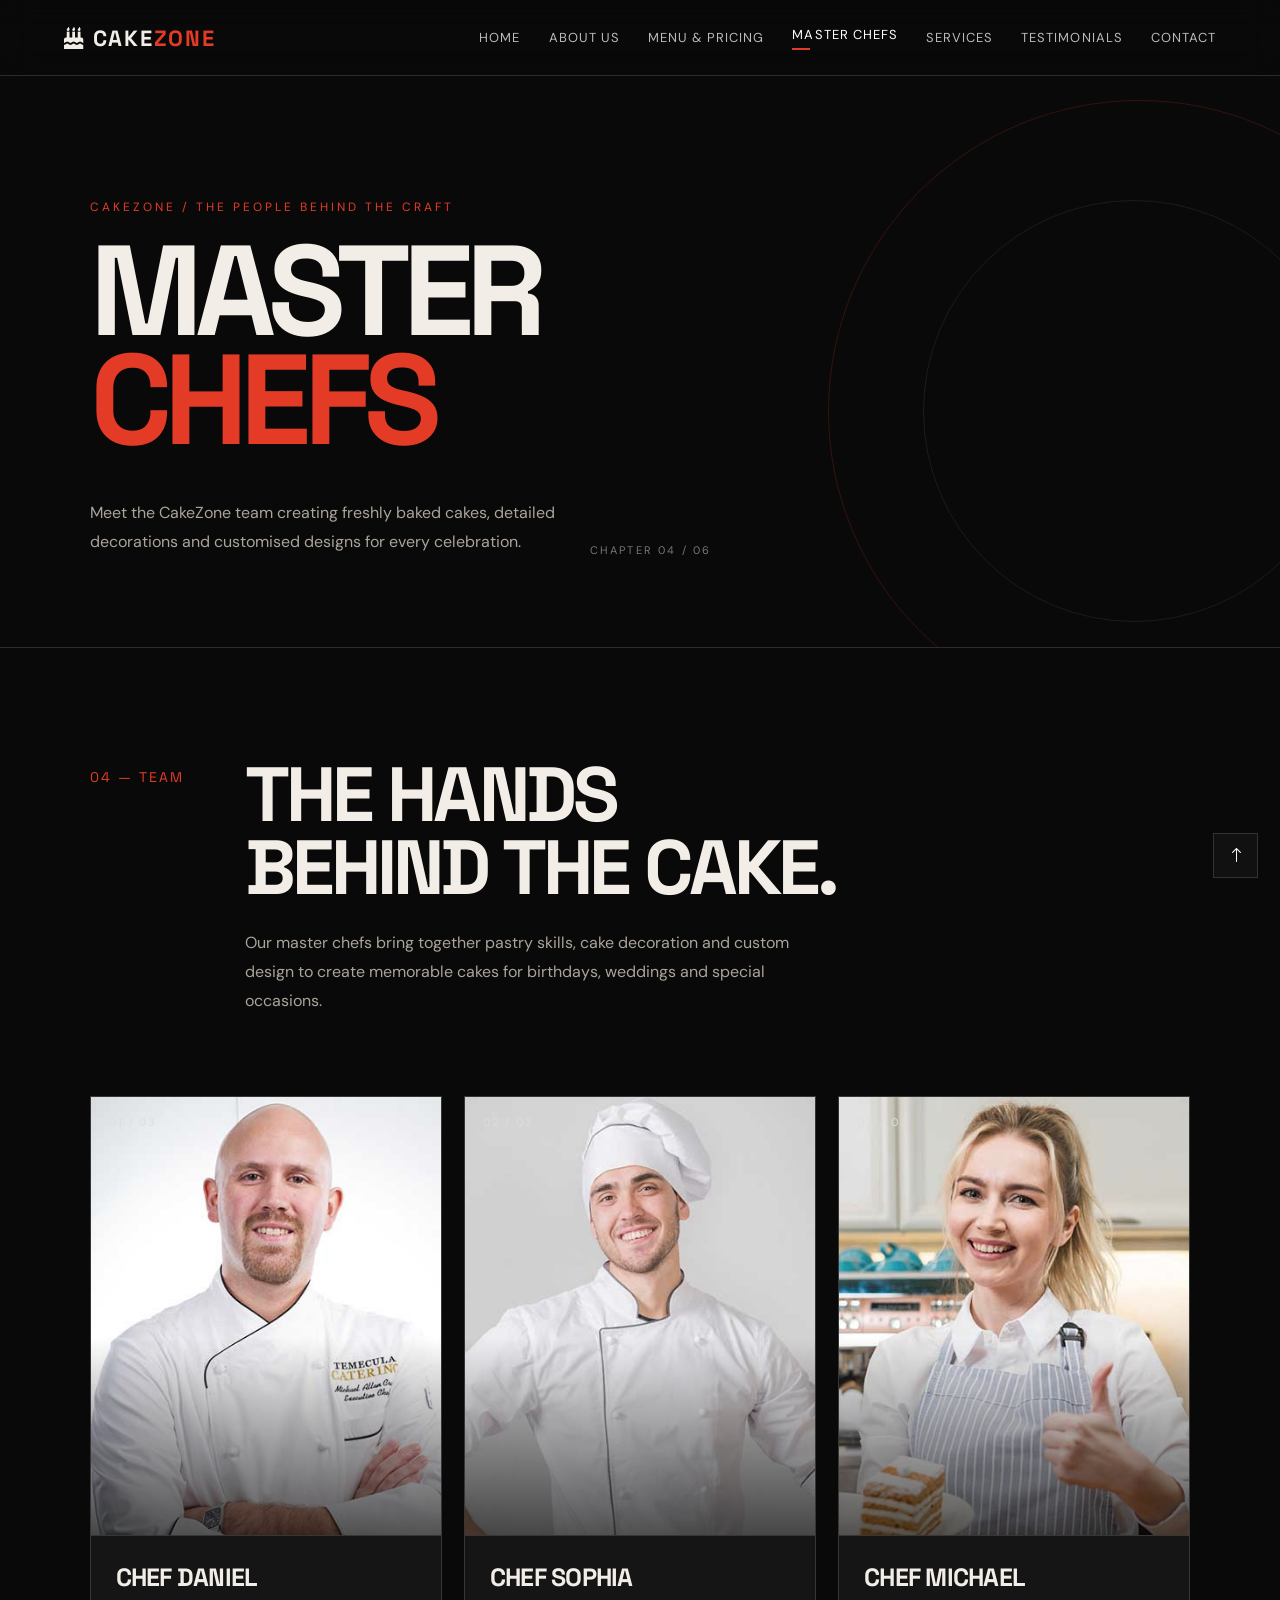
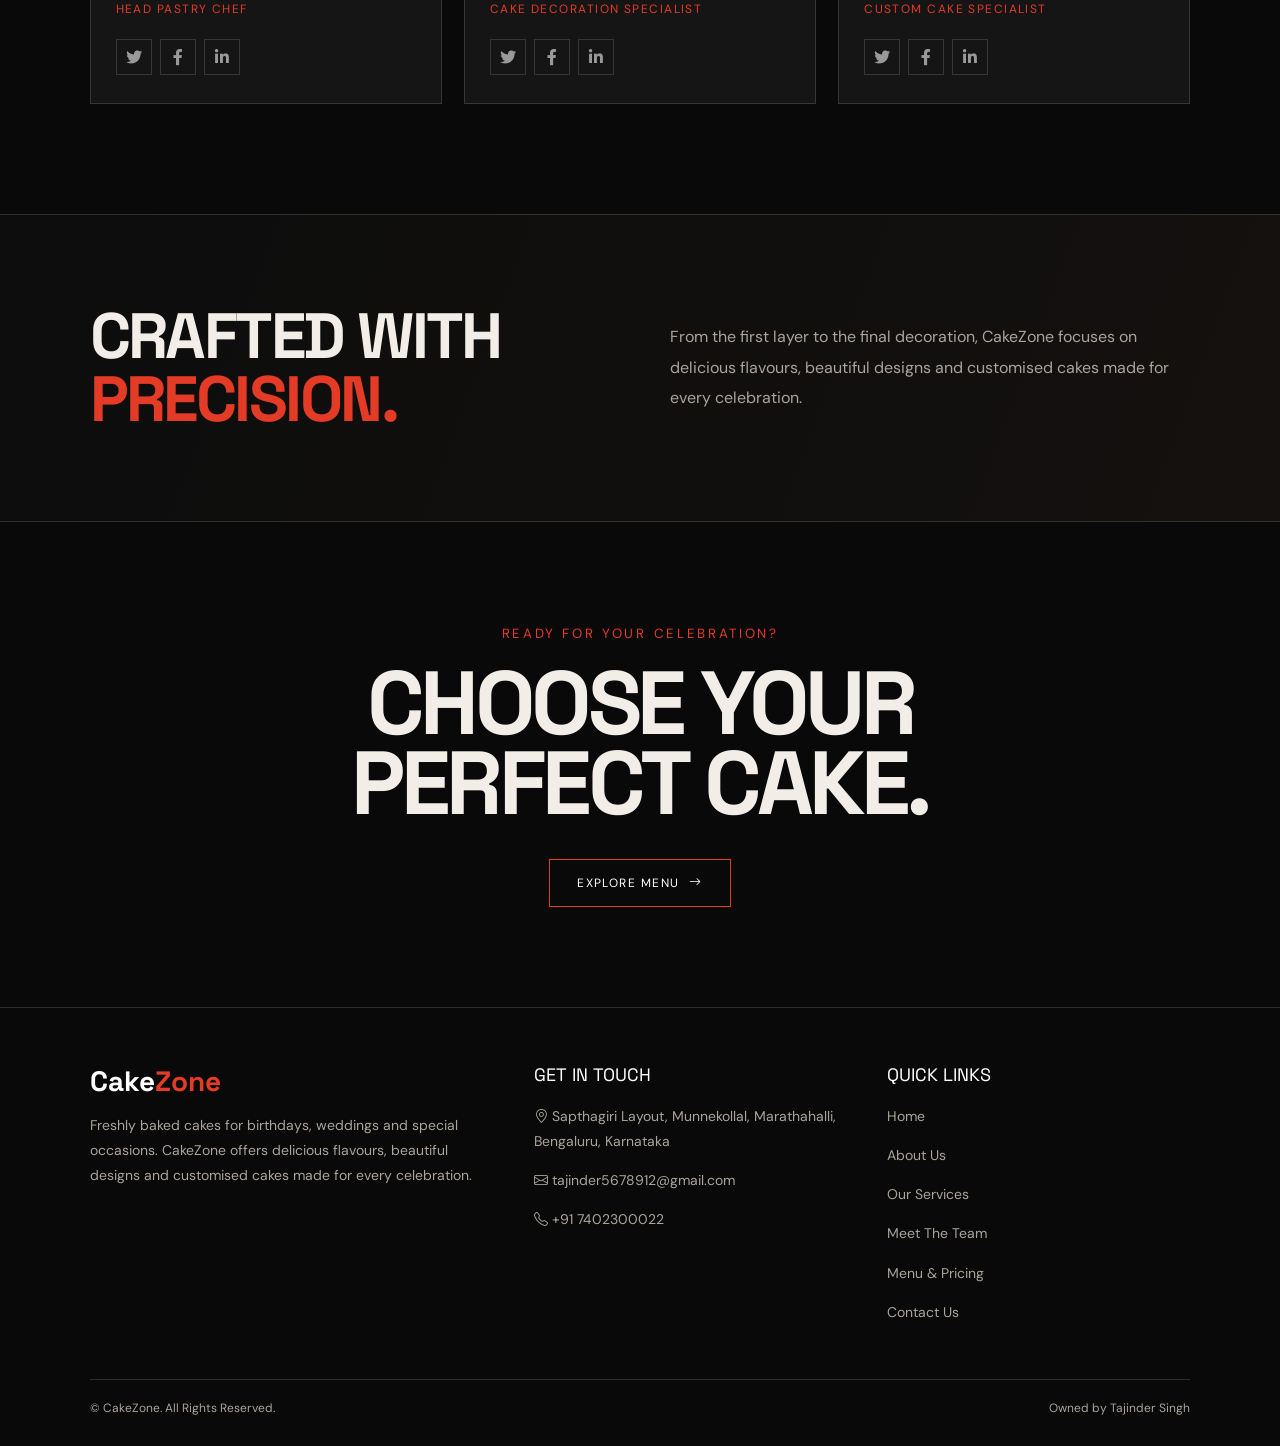
<file: team.html>
<!DOCTYPE html>
<html lang="en">
<head>
<meta charset="utf-8">
<title>CakeZone — Master Chefs</title>
<meta name="viewport" content="width=device-width, initial-scale=1.0">
<meta name="description" content="Meet the CakeZone master chefs and cake specialists.">
<link rel="icon" href="img/favicon.ico">
<link rel="preconnect" href="https://fonts.googleapis.com">
<link rel="preconnect" href="https://fonts.gstatic.com" crossorigin>
<link href="https://fonts.googleapis.com/css2?family=DM+Sans:wght@400;500;600;700&family=Space+Grotesk:wght@400;500;600;700&display=swap" rel="stylesheet">
<link rel="stylesheet" href="https://cdnjs.cloudflare.com/ajax/libs/font-awesome/5.10.0/css/all.min.css">
<link rel="stylesheet" href="https://cdn.jsdelivr.net/npm/bootstrap-icons@1.4.1/font/bootstrap-icons.css">
<style>
:root{--ink:#090909;--ink2:#111;--bone:#f2eee7;--muted:#aaa49a;--red:#e43b27;--line:rgba(242,238,231,.15);--panel:#151515}
*{box-sizing:border-box}html{scroll-behavior:smooth}body{margin:0;background:var(--ink);color:var(--bone);font-family:"DM Sans",sans-serif;overflow-x:hidden}
a{color:inherit;text-decoration:none}.kage-nav{position:fixed;z-index:1000;top:0;left:0;right:0;height:76px;border-bottom:1px solid var(--line);background:rgba(9,9,9,.78);backdrop-filter:blur(16px);display:flex;align-items:center;padding:0 5vw}
.logo{font-family:"Space Grotesk";font-size:22px;font-weight:700;letter-spacing:.08em;text-transform:uppercase}.logo span{color:var(--red)}
.nav-links{margin-left:auto;display:flex;gap:28px;align-items:center;font-size:13px;text-transform:uppercase;letter-spacing:.08em}.nav-links a{color:#bbb;transition:.25s}.nav-links a:hover,.nav-links .active{color:#fff}.nav-links .active:after{content:"";display:block;width:18px;height:2px;background:var(--red);margin-top:5px}
.menu-btn{display:none;margin-left:auto;background:none;border:0;color:white;font-size:25px}
.hero{min-height:72vh;padding:150px 7vw 90px;display:flex;align-items:flex-end;position:relative;overflow:hidden;border-bottom:1px solid var(--line)}
.hero:before{content:"";position:absolute;width:620px;height:620px;border:1px solid rgba(228,59,39,.2);border-radius:50%;right:-170px;top:100px}.hero:after{content:"";position:absolute;width:420px;height:420px;border:1px solid rgba(242,238,231,.08);border-radius:50%;right:-65px;top:200px}
.eyebrow{color:var(--red);font-size:12px;letter-spacing:.25em;text-transform:uppercase;margin-bottom:22px}.hero h1{font-family:"Space Grotesk";font-size:clamp(60px,10vw,145px);line-height:.85;letter-spacing:-.06em;margin:0;max-width:900px;text-transform:uppercase}.hero h1 em{font-style:normal;color:var(--red)}.hero-bottom{display:flex;justify-content:space-between;align-items:end;margin-top:45px;max-width:1000px}.hero p{color:var(--muted);max-width:500px;line-height:1.8;margin:0}.chapter{font-size:11px;letter-spacing:.2em;color:#777}
.section{padding:110px 7vw}.section-head{display:grid;grid-template-columns:120px 1fr;gap:35px;margin-bottom:65px}.num{font-family:"Space Grotesk";font-size:14px;color:var(--red);letter-spacing:.15em;padding-top:10px}.section-head h2{font-family:"Space Grotesk";font-size:clamp(40px,6vw,78px);line-height:.95;text-transform:uppercase;letter-spacing:-.05em;margin:0}.section-head p{color:var(--muted);max-width:560px;line-height:1.8;margin-top:25px}
.team-grid{display:grid;grid-template-columns:repeat(3,1fr);gap:22px}.chef{background:var(--panel);border:1px solid var(--line);position:relative;overflow:hidden;transition:transform .35s,border-color .35s}.chef:hover{transform:translateY(-8px);border-color:rgba(228,59,39,.6)}.chef-image{aspect-ratio:4/5;overflow:hidden;position:relative}.chef-image img{width:100%;height:100%;object-fit:cover;display:block;filter:grayscale(20%);transition:transform .6s,filter .6s}.chef:hover img{transform:scale(1.05);filter:grayscale(0)}.chef-image:after{content:"";position:absolute;inset:0;background:linear-gradient(180deg,transparent 55%,rgba(0,0,0,.65))}
.chef-index{position:absolute;z-index:2;top:18px;left:18px;font-size:11px;letter-spacing:.18em;color:#ddd}.chef-info{padding:25px 25px 28px;border-top:1px solid var(--line)}.chef-name{font-family:"Space Grotesk";font-size:25px;text-transform:uppercase;letter-spacing:-.03em;margin:0 0 8px}.role{color:var(--red);font-size:12px;letter-spacing:.12em;text-transform:uppercase}.social{display:flex;gap:8px;margin-top:22px}.social a{width:36px;height:36px;border:1px solid var(--line);display:grid;place-items:center;color:#999;transition:.25s}.social a:hover{color:#fff;border-color:var(--red);background:var(--red)}
.manifesto{border-top:1px solid var(--line);border-bottom:1px solid var(--line);padding:90px 7vw;display:grid;grid-template-columns:1fr 1fr;gap:60px;background:linear-gradient(110deg,#0d0d0d,#14110f)}.manifesto h3{font-family:"Space Grotesk";font-size:clamp(34px,5vw,65px);line-height:.98;text-transform:uppercase;margin:0;letter-spacing:-.04em}.manifesto h3 span{color:var(--red)}.manifesto p{color:var(--muted);line-height:1.9;margin:0;align-self:center}.cta{padding:100px 7vw;text-align:center}.cta small{color:var(--red);text-transform:uppercase;letter-spacing:.2em}.cta h2{font-family:"Space Grotesk";font-size:clamp(42px,7vw,90px);line-height:.9;text-transform:uppercase;letter-spacing:-.05em;margin:20px 0 35px}.btn{display:inline-flex;padding:15px 27px;border:1px solid var(--red);color:#fff;text-transform:uppercase;font-size:12px;letter-spacing:.12em;transition:.25s}.btn:hover{background:var(--red)}
footer{border-top:1px solid var(--line);padding:55px 7vw 30px;color:var(--muted)}.footer-grid{display:grid;grid-template-columns:1.3fr 1fr 1fr;gap:50px}.footer-title{font-family:"Space Grotesk";color:#fff;text-transform:uppercase;font-size:18px;margin-bottom:18px}.footer-brand{font-size:28px;color:#fff;font-family:"Space Grotesk";font-weight:700}.footer-brand span{color:var(--red)}footer p{line-height:1.8;font-size:14px}footer a:hover{color:#fff}.copyright{border-top:1px solid var(--line);margin-top:40px;padding-top:20px;font-size:12px;display:flex;justify-content:space-between}.top{position:fixed;right:22px;bottom:22px;width:45px;height:45px;border:1px solid var(--line);background:#111;color:#fff;display:grid;place-items:center}
.reveal{opacity:0;transform:translateY(25px);transition:opacity .7s,transform .7s}.reveal.show{opacity:1;transform:none}
@media(max-width:850px){.nav-links{display:none;position:absolute;top:76px;left:0;right:0;background:#0b0b0b;border-bottom:1px solid var(--line);padding:20px 7vw;flex-direction:column;align-items:flex-start;gap:20px}.nav-links.open{display:flex}.menu-btn{display:block}.hero{min-height:65vh;padding-top:130px}.section-head{grid-template-columns:1fr;gap:10px}.team-grid{grid-template-columns:1fr 1fr}.manifesto{grid-template-columns:1fr;gap:35px}.footer-grid{grid-template-columns:1fr 1fr}}
@media(max-width:560px){.hero{padding:125px 6vw 65px}.hero h1{font-size:57px}.hero-bottom{display:block}.chapter{margin-top:30px}.section{padding:75px 6vw}.team-grid{grid-template-columns:1fr}.manifesto{padding:70px 6vw}.cta{padding:75px 6vw}.footer-grid{grid-template-columns:1fr}.copyright{display:block;line-height:1.8}}
</style>
</head>
<body>
<nav class="kage-nav">
<a class="logo" href="index.html"><i class="fa fa-birthday-cake"></i> Cake<span>Zone</span></a>
<button class="menu-btn" id="menuBtn" aria-label="Open menu"><i class="fas fa-bars"></i></button>
<div class="nav-links" id="navLinks">
<a href="index.html">Home</a><a href="about.html">About Us</a><a href="menu.html">Menu & Pricing</a><a href="team.html" class="active">Master Chefs</a><a href="service.html">Services</a><a href="testimonial.html">Testimonials</a><a href="contact.html">Contact</a>
</div>
</nav>

<header class="hero">
<div>
<div class="eyebrow">CakeZone / The People Behind The Craft</div>
<h1>Master<br><em>Chefs</em></h1>
<div class="hero-bottom">
<p>Meet the CakeZone team creating freshly baked cakes, detailed decorations and customised designs for every celebration.</p>
<div class="chapter">CHAPTER 04 / 06</div>
</div>
</div>
</header>

<main>
<section class="section">
<div class="section-head reveal">
<div class="num">04 — TEAM</div>
<div><h2>The hands<br>behind the cake.</h2><p>Our master chefs bring together pastry skills, cake decoration and custom design to create memorable cakes for birthdays, weddings and special occasions.</p></div>
</div>
<div class="team-grid">
<article class="chef reveal"><div class="chef-image"><span class="chef-index">01 / 03</span><img src="img/team-1.jpg" alt="Chef Daniel"></div><div class="chef-info"><h3 class="chef-name">Chef Daniel</h3><div class="role">Head Pastry Chef</div><div class="social"><a href="#" aria-label="Twitter"><i class="fab fa-twitter"></i></a><a href="#" aria-label="Facebook"><i class="fab fa-facebook-f"></i></a><a href="#" aria-label="LinkedIn"><i class="fab fa-linkedin-in"></i></a></div></div></article>
<article class="chef reveal"><div class="chef-image"><span class="chef-index">02 / 03</span><img src="img/team-2.jpg" alt="Chef Sophia"></div><div class="chef-info"><h3 class="chef-name">Chef Sophia</h3><div class="role">Cake Decoration Specialist</div><div class="social"><a href="#" aria-label="Twitter"><i class="fab fa-twitter"></i></a><a href="#" aria-label="Facebook"><i class="fab fa-facebook-f"></i></a><a href="#" aria-label="LinkedIn"><i class="fab fa-linkedin-in"></i></a></div></div></article>
<article class="chef reveal"><div class="chef-image"><span class="chef-index">03 / 03</span><img src="img/team-3.jpg" alt="Chef Michael"></div><div class="chef-info"><h3 class="chef-name">Chef Michael</h3><div class="role">Custom Cake Specialist</div><div class="social"><a href="#" aria-label="Twitter"><i class="fab fa-twitter"></i></a><a href="#" aria-label="Facebook"><i class="fab fa-facebook-f"></i></a><a href="#" aria-label="LinkedIn"><i class="fab fa-linkedin-in"></i></a></div></div></article>
</div>
</section>

<section class="manifesto reveal">
<h3>Crafted with<br><span>precision.</span></h3>
<p>From the first layer to the final decoration, CakeZone focuses on delicious flavours, beautiful designs and customised cakes made for every celebration.</p>
</section>

<section class="cta reveal">
<small>Ready for your celebration?</small>
<h2>Choose your<br>perfect cake.</h2>
<a class="btn" href="menu.html">Explore Menu <i class="bi bi-arrow-right" style="margin-left:10px"></i></a>
</section>
</main>

<footer>
<div class="footer-grid">
<div><div class="footer-brand">Cake<span>Zone</span></div><p>Freshly baked cakes for birthdays, weddings and special occasions. CakeZone offers delicious flavours, beautiful designs and customised cakes made for every celebration.</p></div>
<div><div class="footer-title">Get In Touch</div><p><i class="bi bi-geo-alt"></i> Sapthagiri Layout, Munnekollal, Marathahalli, Bengaluru, Karnataka</p><p><a href="mailto:tajinder5678912@gmail.com"><i class="bi bi-envelope"></i> tajinder5678912@gmail.com</a></p><p><a href="tel:+917402300022"><i class="bi bi-telephone"></i> +91 7402300022</a></p></div>
<div><div class="footer-title">Quick Links</div><p><a href="index.html">Home</a></p><p><a href="about.html">About Us</a></p><p><a href="service.html">Our Services</a></p><p><a href="team.html">Meet The Team</a></p><p><a href="menu.html">Menu & Pricing</a></p><p><a href="contact.html">Contact Us</a></p></div>
</div>
<div class="copyright"><span>© CakeZone. All Rights Reserved.</span><span>Owned by Tajinder Singh</span></div>
</footer>
<a class="top" href="#" aria-label="Back to top"><i class="bi bi-arrow-up"></i></a>

<script>
const menuBtn=document.getElementById('menuBtn'),navLinks=document.getElementById('navLinks');
menuBtn.addEventListener('click',()=>navLinks.classList.toggle('open'));
document.querySelectorAll('.nav-links a').forEach(a=>a.addEventListener('click',()=>navLinks.classList.remove('open')));
const observer=new IntersectionObserver(entries=>entries.forEach(e=>{if(e.isIntersecting)e.target.classList.add('show')}),{threshold:.12});
document.querySelectorAll('.reveal').forEach(el=>observer.observe(el));
</script>
</body>
</html>
</file>
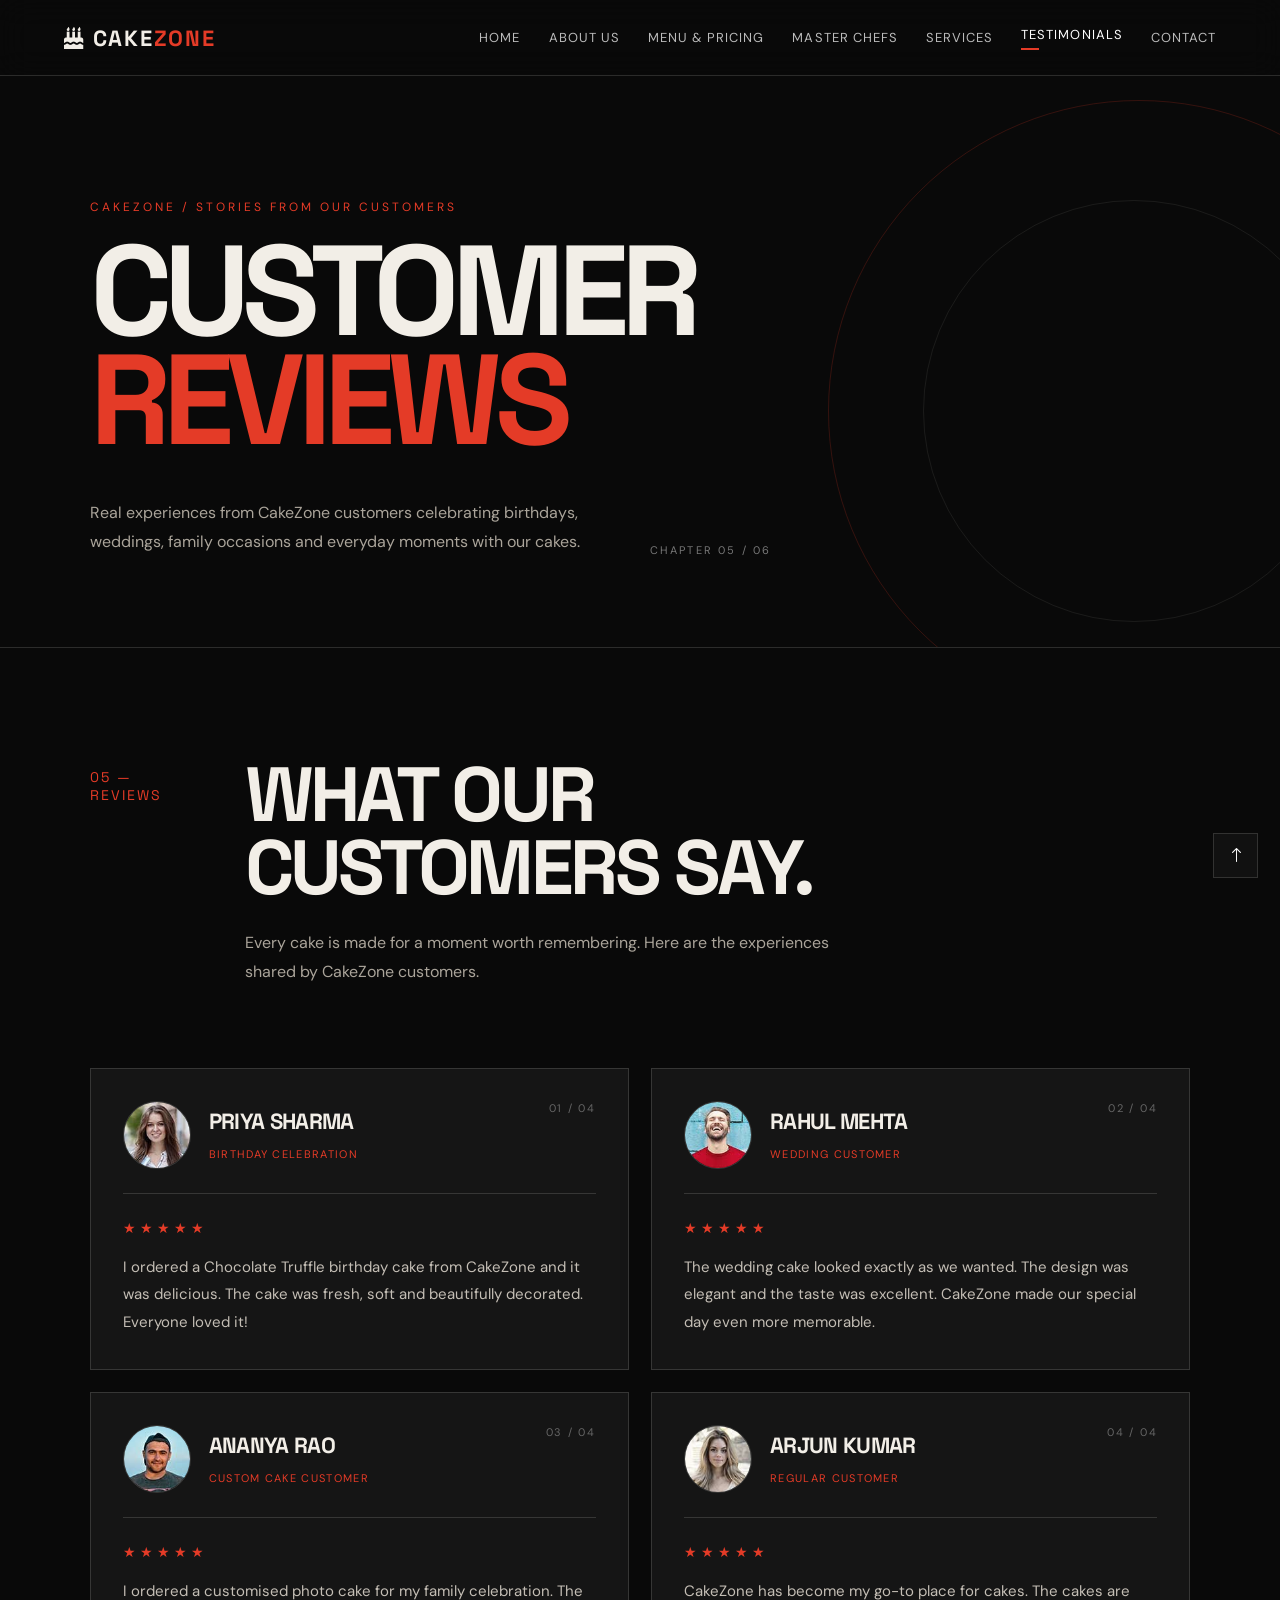
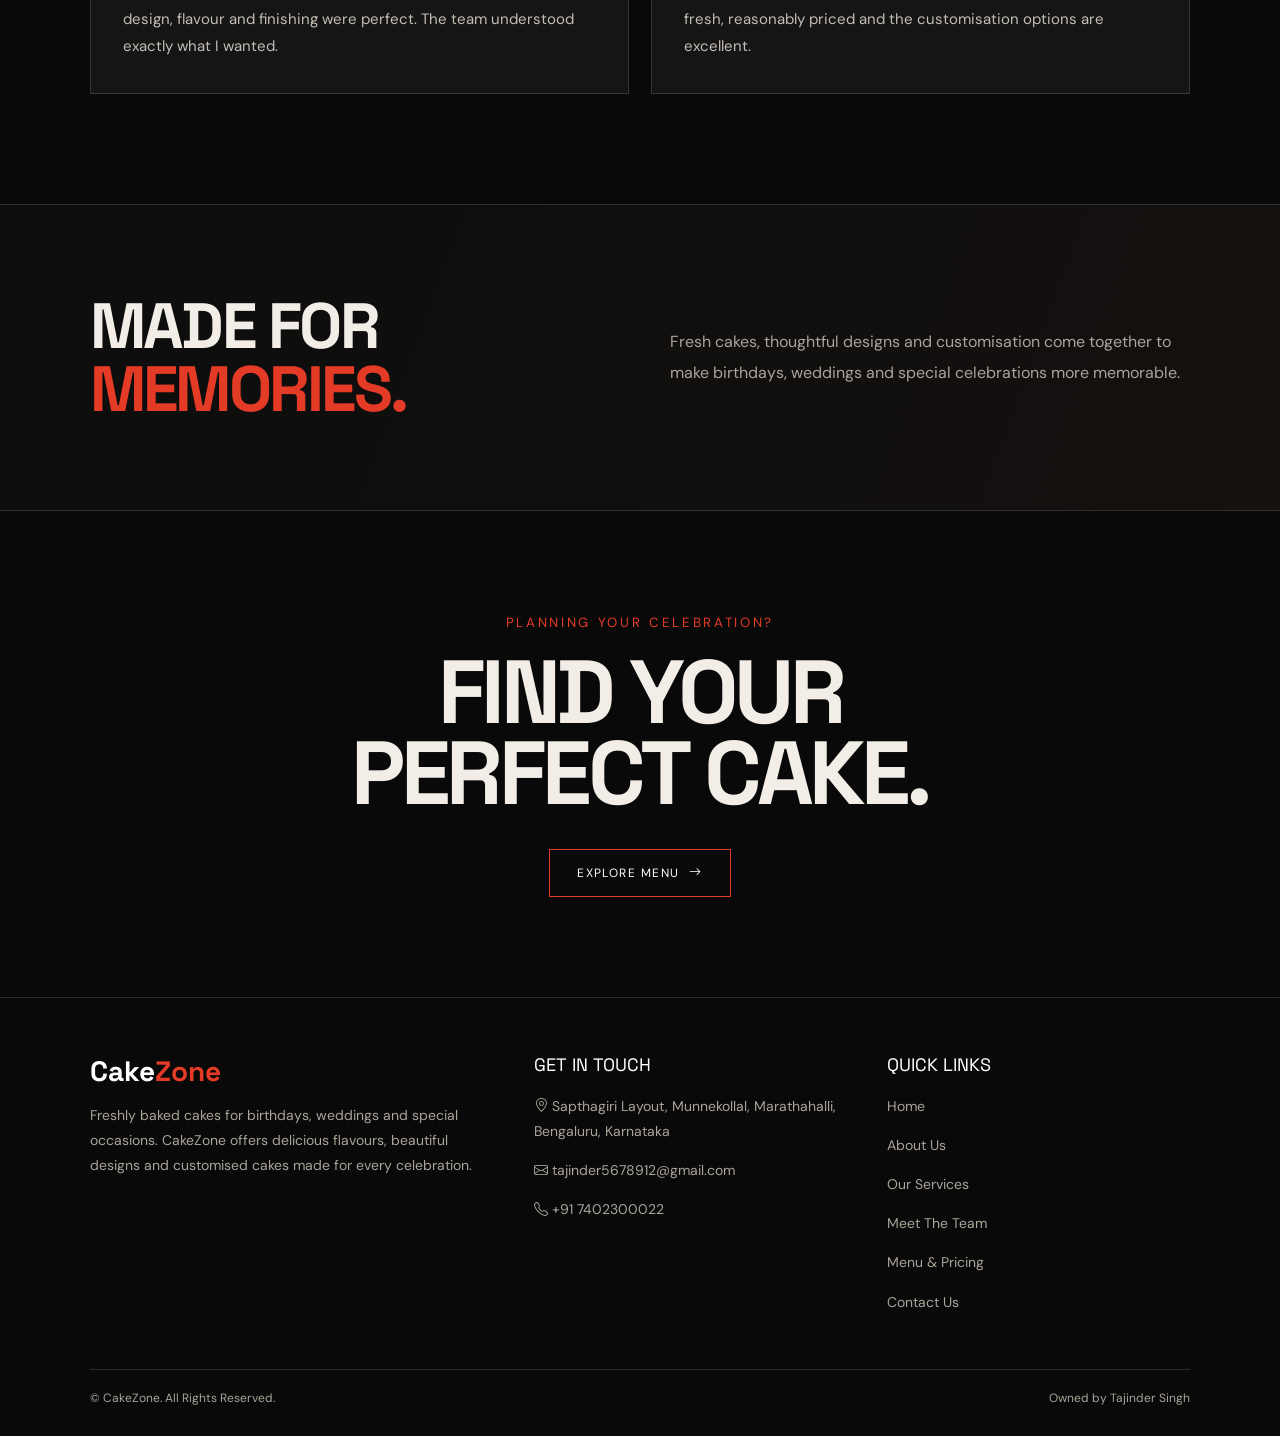
<file: testimonial.html>
<!DOCTYPE html>
<html lang="en">
<head>
<meta charset="utf-8">
<title>CakeZone — Customer Reviews</title>
<meta name="viewport" content="width=device-width, initial-scale=1.0">
<meta name="description" content="Customer reviews and experiences from CakeZone.">
<link rel="icon" href="img/favicon.ico">
<link rel="preconnect" href="https://fonts.googleapis.com">
<link rel="preconnect" href="https://fonts.gstatic.com" crossorigin>
<link href="https://fonts.googleapis.com/css2?family=DM+Sans:wght@400;500;600;700&family=Space+Grotesk:wght@400;500;600;700&display=swap" rel="stylesheet">
<link rel="stylesheet" href="https://cdnjs.cloudflare.com/ajax/libs/font-awesome/5.10.0/css/all.min.css">
<link rel="stylesheet" href="https://cdn.jsdelivr.net/npm/bootstrap-icons@1.4.1/font/bootstrap-icons.css">
<style>
:root{--ink:#090909;--ink2:#111;--bone:#f2eee7;--muted:#aaa49a;--red:#e43b27;--line:rgba(242,238,231,.15);--panel:#151515}
*{box-sizing:border-box}html{scroll-behavior:smooth}body{margin:0;background:var(--ink);color:var(--bone);font-family:"DM Sans",sans-serif;overflow-x:hidden}
a{color:inherit;text-decoration:none}.kage-nav{position:fixed;z-index:1000;top:0;left:0;right:0;height:76px;border-bottom:1px solid var(--line);background:rgba(9,9,9,.78);backdrop-filter:blur(16px);display:flex;align-items:center;padding:0 5vw}
.logo{font-family:"Space Grotesk";font-size:22px;font-weight:700;letter-spacing:.08em;text-transform:uppercase}.logo span{color:var(--red)}
.nav-links{margin-left:auto;display:flex;gap:28px;align-items:center;font-size:13px;text-transform:uppercase;letter-spacing:.08em}.nav-links a{color:#bbb;transition:.25s}.nav-links a:hover,.nav-links .active{color:#fff}.nav-links .active:after{content:"";display:block;width:18px;height:2px;background:var(--red);margin-top:5px}
.menu-btn{display:none;margin-left:auto;background:none;border:0;color:white;font-size:25px}
.hero{min-height:72vh;padding:150px 7vw 90px;display:flex;align-items:flex-end;position:relative;overflow:hidden;border-bottom:1px solid var(--line)}
.hero:before{content:"";position:absolute;width:620px;height:620px;border:1px solid rgba(228,59,39,.2);border-radius:50%;right:-170px;top:100px}.hero:after{content:"";position:absolute;width:420px;height:420px;border:1px solid rgba(242,238,231,.08);border-radius:50%;right:-65px;top:200px}
.eyebrow{color:var(--red);font-size:12px;letter-spacing:.25em;text-transform:uppercase;margin-bottom:22px}.hero h1{font-family:"Space Grotesk";font-size:clamp(60px,10vw,145px);line-height:.85;letter-spacing:-.06em;margin:0;max-width:1000px;text-transform:uppercase}.hero h1 em{font-style:normal;color:var(--red)}.hero-bottom{display:flex;justify-content:space-between;align-items:end;margin-top:45px;max-width:1000px}.hero p{color:var(--muted);max-width:560px;line-height:1.8;margin:0}.chapter{font-size:11px;letter-spacing:.2em;color:#777}
.section{padding:110px 7vw}.section-head{display:grid;grid-template-columns:120px 1fr;gap:35px;margin-bottom:65px}.num{font-family:"Space Grotesk";font-size:14px;color:var(--red);letter-spacing:.15em;padding-top:10px}.section-head h2{font-family:"Space Grotesk";font-size:clamp(40px,6vw,78px);line-height:.95;text-transform:uppercase;letter-spacing:-.05em;margin:0}.section-head p{color:var(--muted);max-width:600px;line-height:1.8;margin-top:25px}
.review-grid{display:grid;grid-template-columns:repeat(2,1fr);gap:22px}.review{background:var(--panel);border:1px solid var(--line);padding:32px;position:relative;transition:transform .35s,border-color .35s}.review:hover{transform:translateY(-7px);border-color:rgba(228,59,39,.6)}.review-top{display:flex;align-items:center;gap:18px;padding-bottom:24px;border-bottom:1px solid var(--line);position:relative}.review-image{width:68px;height:68px;flex:0 0 68px;border-radius:50%;overflow:hidden;border:1px solid var(--line)}.review-image img{width:100%;height:100%;object-fit:cover;display:block;filter:grayscale(15%)}.review h3{font-family:"Space Grotesk";font-size:22px;text-transform:uppercase;letter-spacing:-.03em;margin:0 0 7px}.review-top span{color:var(--red);font-size:11px;text-transform:uppercase;letter-spacing:.12em}.review-index{margin-left:auto;align-self:flex-start;color:#666;font-size:11px;letter-spacing:.16em}.stars{color:var(--red);letter-spacing:4px;font-size:14px;margin:25px 0 17px}.review p{color:#c4beb5;line-height:1.85;margin:0;font-size:15px}
.manifesto{border-top:1px solid var(--line);border-bottom:1px solid var(--line);padding:90px 7vw;display:grid;grid-template-columns:1fr 1fr;gap:60px;background:linear-gradient(110deg,#0d0d0d,#14110f)}.manifesto h3{font-family:"Space Grotesk";font-size:clamp(34px,5vw,65px);line-height:.98;text-transform:uppercase;margin:0;letter-spacing:-.04em}.manifesto h3 span{color:var(--red)}.manifesto p{color:var(--muted);line-height:1.9;margin:0;align-self:center}
.cta{padding:100px 7vw;text-align:center}.cta small{color:var(--red);text-transform:uppercase;letter-spacing:.2em}.cta h2{font-family:"Space Grotesk";font-size:clamp(42px,7vw,90px);line-height:.9;text-transform:uppercase;letter-spacing:-.05em;margin:20px 0 35px}.btn{display:inline-flex;padding:15px 27px;border:1px solid var(--red);color:#fff;text-transform:uppercase;font-size:12px;letter-spacing:.12em;transition:.25s}.btn:hover{background:var(--red)}
footer{border-top:1px solid var(--line);padding:55px 7vw 30px;color:var(--muted)}.footer-grid{display:grid;grid-template-columns:1.3fr 1fr 1fr;gap:50px}.footer-title{font-family:"Space Grotesk";color:#fff;text-transform:uppercase;font-size:18px;margin-bottom:18px}.footer-brand{font-size:28px;color:#fff;font-family:"Space Grotesk";font-weight:700}.footer-brand span{color:var(--red)}footer p{line-height:1.8;font-size:14px}footer a:hover{color:#fff}.copyright{border-top:1px solid var(--line);margin-top:40px;padding-top:20px;font-size:12px;display:flex;justify-content:space-between}.top{position:fixed;right:22px;bottom:22px;width:45px;height:45px;border:1px solid var(--line);background:#111;color:#fff;display:grid;place-items:center}
.reveal{opacity:0;transform:translateY(25px);transition:opacity .7s,transform .7s}.reveal.show{opacity:1;transform:none}
@media(max-width:850px){.nav-links{display:none;position:absolute;top:76px;left:0;right:0;background:#0b0b0b;border-bottom:1px solid var(--line);padding:20px 7vw;flex-direction:column;align-items:flex-start;gap:20px}.nav-links.open{display:flex}.menu-btn{display:block}.hero{min-height:65vh;padding-top:130px}.section-head{grid-template-columns:1fr;gap:10px}.review-grid{grid-template-columns:1fr}.manifesto{grid-template-columns:1fr;gap:35px}.footer-grid{grid-template-columns:1fr 1fr}}
@media(max-width:560px){.hero{padding:125px 6vw 65px}.hero h1{font-size:57px}.hero-bottom{display:block}.chapter{margin-top:30px}.section{padding:75px 6vw}.review{padding:24px}.review-index{font-size:9px}.manifesto{padding:70px 6vw}.cta{padding:75px 6vw}.footer-grid{grid-template-columns:1fr}.copyright{display:block;line-height:1.8}}
</style>
</head>
<body>
<nav class="kage-nav">
<a class="logo" href="index.html"><i class="fa fa-birthday-cake"></i> Cake<span>Zone</span></a>
<button class="menu-btn" id="menuBtn" aria-label="Open menu"><i class="fas fa-bars"></i></button>
<div class="nav-links" id="navLinks">
<a href="index.html">Home</a><a href="about.html">About Us</a><a href="menu.html">Menu & Pricing</a><a href="team.html">Master Chefs</a><a href="service.html">Services</a><a href="testimonial.html" class="active">Testimonials</a><a href="contact.html">Contact</a>
</div>
</nav>

<header class="hero">
<div>
<div class="eyebrow">CakeZone / Stories From Our Customers</div>
<h1>Customer<br><em>Reviews</em></h1>
<div class="hero-bottom">
<p>Real experiences from CakeZone customers celebrating birthdays, weddings, family occasions and everyday moments with our cakes.</p>
<div class="chapter">CHAPTER 05 / 06</div>
</div>
</div>
</header>

<main>
<section class="section">
<div class="section-head reveal">
<div class="num">05 — REVIEWS</div>
<div><h2>What our<br>customers say.</h2><p>Every cake is made for a moment worth remembering. Here are the experiences shared by CakeZone customers.</p></div>
</div>
<div class="review-grid">
<article class="review reveal">
  <div class="review-top">
    <div class="review-image"><img src="img/testimonial-1.jpg" alt="Priya Sharma"></div>
    <div><h3>Priya Sharma</h3><span>Birthday Celebration</span></div>
    <div class="review-index">01 / 04</div>
  </div>
  <div class="stars" aria-label="5 star review">★★★★★</div>
  <p>I ordered a Chocolate Truffle birthday cake from CakeZone and it was delicious. The cake was fresh, soft and beautifully decorated. Everyone loved it!</p>
</article><article class="review reveal">
  <div class="review-top">
    <div class="review-image"><img src="img/testimonial-2.jpg" alt="Rahul Mehta"></div>
    <div><h3>Rahul Mehta</h3><span>Wedding Customer</span></div>
    <div class="review-index">02 / 04</div>
  </div>
  <div class="stars" aria-label="5 star review">★★★★★</div>
  <p>The wedding cake looked exactly as we wanted. The design was elegant and the taste was excellent. CakeZone made our special day even more memorable.</p>
</article><article class="review reveal">
  <div class="review-top">
    <div class="review-image"><img src="img/testimonial-3.jpg" alt="Ananya Rao"></div>
    <div><h3>Ananya Rao</h3><span>Custom Cake Customer</span></div>
    <div class="review-index">03 / 04</div>
  </div>
  <div class="stars" aria-label="5 star review">★★★★★</div>
  <p>I ordered a customised photo cake for my family celebration. The design, flavour and finishing were perfect. The team understood exactly what I wanted.</p>
</article><article class="review reveal">
  <div class="review-top">
    <div class="review-image"><img src="img/testimonial-4.jpg" alt="Arjun Kumar"></div>
    <div><h3>Arjun Kumar</h3><span>Regular Customer</span></div>
    <div class="review-index">04 / 04</div>
  </div>
  <div class="stars" aria-label="5 star review">★★★★★</div>
  <p>CakeZone has become my go-to place for cakes. The cakes are fresh, reasonably priced and the customisation options are excellent.</p>
</article>
</div>
</section>

<section class="manifesto reveal">
<h3>Made for<br><span>memories.</span></h3>
<p>Fresh cakes, thoughtful designs and customisation come together to make birthdays, weddings and special celebrations more memorable.</p>
</section>

<section class="cta reveal">
<small>Planning your celebration?</small>
<h2>Find your<br>perfect cake.</h2>
<a class="btn" href="menu.html">Explore Menu <i class="bi bi-arrow-right" style="margin-left:10px"></i></a>
</section>
</main>

<footer>
<div class="footer-grid">
<div><div class="footer-brand">Cake<span>Zone</span></div><p>Freshly baked cakes for birthdays, weddings and special occasions. CakeZone offers delicious flavours, beautiful designs and customised cakes made for every celebration.</p></div>
<div><div class="footer-title">Get In Touch</div><p><i class="bi bi-geo-alt"></i> Sapthagiri Layout, Munnekollal, Marathahalli, Bengaluru, Karnataka</p><p><a href="mailto:tajinder5678912@gmail.com"><i class="bi bi-envelope"></i> tajinder5678912@gmail.com</a></p><p><a href="tel:+917402300022"><i class="bi bi-telephone"></i> +91 7402300022</a></p></div>
<div><div class="footer-title">Quick Links</div><p><a href="index.html">Home</a></p><p><a href="about.html">About Us</a></p><p><a href="service.html">Our Services</a></p><p><a href="team.html">Meet The Team</a></p><p><a href="menu.html">Menu & Pricing</a></p><p><a href="contact.html">Contact Us</a></p></div>
</div>
<div class="copyright"><span>© CakeZone. All Rights Reserved.</span><span>Owned by Tajinder Singh</span></div>
</footer>

<a class="top" href="#" aria-label="Back to top"><i class="bi bi-arrow-up"></i></a>
<script>
const menuBtn=document.getElementById('menuBtn'),navLinks=document.getElementById('navLinks');
menuBtn.addEventListener('click',()=>navLinks.classList.toggle('open'));
document.querySelectorAll('.nav-links a').forEach(a=>a.addEventListener('click',()=>navLinks.classList.remove('open')));
const observer=new IntersectionObserver(entries=>entries.forEach(e=>{if(e.isIntersecting)e.target.classList.add('show')}),{threshold:.12});
document.querySelectorAll('.reveal').forEach(el=>observer.observe(el));
</script>
</body>
</html>
</file>
<file: css/style.css>
@import url('https://fonts.googleapis.com/css2?family=DM+Sans:wght@300;400;500;600&family=Playfair+Display:wght@500;600&display=swap');

:root{
  --ink:#080706;--ink2:#100c0a;--cream:#f4e9dd;--cream-dim:#c9b9aa;--muted:#8d7e72;
  --line:rgba(244,233,221,.14);--line-soft:rgba(244,233,221,.075);
  --accent:#e07a35;--accent2:#ffad65;--gold:#d3ad69;
  --pad:clamp(20px,3.5vw,58px);--nav-h:82px;
  --ease:cubic-bezier(.22,.61,.36,1);--out:cubic-bezier(.16,1,.3,1);
}
*{box-sizing:border-box}html{scroll-behavior:smooth;background:var(--ink)}
body{margin:0;background:var(--ink);color:var(--cream);font-family:'DM Sans',system-ui,sans-serif;font-weight:300;line-height:1.6;overflow-x:hidden}
body.menu-open{overflow:hidden}a{color:inherit;text-decoration:none}button{font:inherit;color:inherit;background:none;border:0;cursor:pointer}
img{max-width:100%;display:block}::selection{background:var(--accent);color:#fff}
#cake-scene{position:fixed;inset:0;width:100%;height:100%;z-index:0;background:#080706}
.grain{position:fixed;inset:0;z-index:60;pointer-events:none;opacity:.055;mix-blend-mode:overlay;background-image:url("data:image/svg+xml,%3Csvg xmlns='http://www.w3.org/2000/svg' width='180' height='180'%3E%3Cfilter id='n'%3E%3CfeTurbulence baseFrequency='.8' numOctaves='4' stitchTiles='stitch'/%3E%3C/filter%3E%3Crect width='100%25' height='100%25' filter='url(%23n)' opacity='.65'/%3E%3C/svg%3E")}
.vignette{position:fixed;inset:0;z-index:55;pointer-events:none;background:radial-gradient(120% 90% at 50% 42%,transparent 36%,rgba(2,1,0,.72) 100%)}
.page{position:relative;z-index:10}.display{font-family:'Playfair Display',serif;font-weight:500;line-height:.98;letter-spacing:-.035em;text-shadow:0 3px 28px rgba(0,0,0,.55)}.display em{font-style:normal;color:var(--accent2)}
.eyebrow{font-size:10px;font-weight:500;letter-spacing:.24em;text-transform:uppercase;color:var(--cream-dim)}
.body{font-size:14px;color:#aa9b8f;line-height:1.75}.body-lg{font-size:clamp(15px,1.15vw,19px);line-height:1.7;color:#cbbdb1}
.reveal{opacity:0;transform:translateY(26px);transition:opacity .9s var(--out),transform 1.05s var(--out)}.reveal.in{opacity:1;transform:none}
#preloader{position:fixed;inset:0;z-index:100;background:#080706;display:grid;place-items:center;transition:opacity .8s var(--ease),visibility .8s}.pre-inner{width:min(420px,74vw)}#preloader.done{opacity:0;visibility:hidden;pointer-events:none}
.pre-mark{width:44px;height:44px;border:1px solid var(--line);border-radius:50%;display:grid;place-items:center;margin:auto;color:var(--accent2);font-size:12px;letter-spacing:.08em}.pre-title{text-align:center;margin:20px 0;font-size:11px;letter-spacing:.42em}.pre-line{height:1px;background:var(--line);overflow:hidden}.pre-line i{display:block;height:100%;background:var(--accent);width:0}.pre-meta{display:flex;justify-content:space-between;margin-top:12px;font-size:9px;letter-spacing:.2em;color:var(--muted)}.pre-meta b{color:var(--cream-dim)}
.cz-nav{position:fixed;left:0;top:0;width:100%;height:var(--nav-h);z-index:50;padding:0 var(--pad);display:flex;align-items:center;gap:28px;transition:transform .55s var(--ease)}.cz-nav::before{content:"";position:absolute;inset:0;background:rgba(8,7,6,.62);backdrop-filter:blur(14px);z-index:-1;opacity:0;transition:opacity .5s}.cz-nav.stuck::before{opacity:1}.cz-nav::after{content:"";position:absolute;left:var(--pad);right:var(--pad);bottom:0;height:1px;background:var(--line-soft);opacity:0}.cz-nav.stuck::after{opacity:1}
.brand{display:flex;align-items:center;gap:11px;flex:0 0 auto}.brand-mark{width:34px;height:34px;border:1px solid rgba(244,233,221,.32);border-radius:50%;display:grid;place-items:center;color:var(--accent2);font-size:10px;letter-spacing:.08em}.brand-mark.large{width:54px;height:54px;font-size:13px}.brand-copy{display:flex;flex-direction:column;line-height:1;gap:4px}.brand-copy b{font-size:12px;letter-spacing:.27em}.brand-copy i{font-size:8px;font-style:normal;letter-spacing:.29em;color:var(--muted)}
.nav-links{display:flex;gap:clamp(18px,2.6vw,44px);margin-left:auto}.nav-link{position:relative;font-size:10px;font-weight:500;letter-spacing:.2em;text-transform:uppercase;color:var(--cream-dim);height:16px;overflow:hidden}.nav-link span{display:block;height:16px;transition:transform .5s var(--out),color .3s}.nav-link .alt{position:absolute;inset:0;transform:translateY(100%);color:var(--cream);letter-spacing:.28em}.nav-link:hover span{transform:translateY(-100%)}.nav-link:hover .alt{transform:none}.nav-burger{width:26px;height:18px;position:relative;margin-left:clamp(18px,2.6vw,40px)}.nav-burger i{position:absolute;right:0;height:1.5px;background:var(--cream);transition:.45s var(--out)}.nav-burger i:first-child{top:5px;width:26px}.nav-burger i:last-child{top:12px;width:17px}
.hero{position:relative;min-height:100svh;padding:0 var(--pad);display:flex;flex-direction:column}.hero::after{content:"";position:absolute;inset:0;background:linear-gradient(90deg,rgba(8,7,6,.8),rgba(8,7,6,.25) 52%,transparent),linear-gradient(0deg,rgba(8,7,6,.78),transparent 42%);pointer-events:none}
.hero-copy{position:relative;z-index:2;padding-top:calc(var(--nav-h) + 12vh);max-width:590px}.hero-copy .eyebrow{display:flex;align-items:center;gap:10px;margin-bottom:22px}.dot{width:5px;height:5px;border-radius:50%;background:var(--accent);box-shadow:0 0 14px var(--accent)}.hero h1{font-size:clamp(48px,7.4vw,112px);margin:0 0 24px}.hero-sub{max-width:420px;font-size:clamp(15px,1.25vw,20px);line-height:1.7;color:#d0c2b6}.hero-actions{display:flex;gap:12px;margin-top:32px}.pill-btn{display:inline-flex;align-items:center;gap:14px;border:1px solid var(--line);border-radius:100px;padding:15px 23px;font-size:10px;font-weight:500;letter-spacing:.2em;text-transform:uppercase;transition:.5s var(--out)}.pill-btn span{font-size:15px}.pill-btn.primary{background:var(--accent);border-color:var(--accent);color:#fff}.pill-btn.primary:hover{background:var(--accent2);border-color:var(--accent2);color:#160d08}.pill-btn.ghost:hover{background:var(--cream);border-color:var(--cream);color:#080706}
.hero-card{position:absolute;right:clamp(70px,10vw,170px);top:24%;z-index:3;width:clamp(190px,22vw,330px);transition:transform .8s var(--out)}.hero-card:hover{transform:translateY(-8px)}.hero-image{aspect-ratio:4/5;background-size:cover;background-position:center;filter:saturate(.86)}.hero-card-shade{position:absolute;inset:0;background:linear-gradient(transparent 40%,rgba(0,0,0,.75))}.hero-card-caption{position:absolute;left:18px;right:18px;bottom:18px;display:flex;justify-content:space-between;align-items:end;gap:12px}.hero-card-caption b{font-size:12px;letter-spacing:.16em}.hero-card-caption span{font-size:11px;color:var(--accent2)}
.hero-bottom{position:relative;z-index:3;margin-top:auto;padding-bottom:32px}.scroll-cue{display:flex;align-items:center;justify-content:flex-end;gap:12px;font-size:9px;letter-spacing:.27em;color:var(--muted);margin-bottom:16px}.scroll-cue i{width:55px;height:1px;background:var(--line);position:relative;overflow:hidden}.scroll-cue i::after{content:"";position:absolute;inset:0;background:var(--cream);animation:scan 2.5s infinite}.chapter-index{border-top:1px solid var(--line-soft);padding-top:17px;display:grid;grid-template-columns:repeat(4,1fr);gap:20px}.chapter{display:flex;gap:12px;align-items:flex-start}.chapter strong{font-size:28px;font-weight:300;line-height:1;color:var(--muted);transition:.4s}.chapter span{font-size:10px;letter-spacing:.17em;text-transform:uppercase;color:var(--muted);padding-top:5px}.chapter.on strong,.chapter:hover strong{color:var(--accent2)}.chapter.on span,.chapter:hover span{color:var(--cream)}
.section{position:relative;padding:clamp(90px,14vh,180px) var(--pad);background:linear-gradient(rgba(8,7,6,.86),rgba(8,7,6,.94))}.section::before{content:"";position:absolute;inset:0;background:radial-gradient(70% 60% at 30% 30%,rgba(224,122,53,.07),transparent 70%);pointer-events:none}.section>*{position:relative}
.section-head{display:flex;align-items:center;gap:15px;margin-bottom:clamp(38px,6vh,70px);font-size:10px;letter-spacing:.21em;color:var(--muted)}.section-head b{color:var(--accent2);font-weight:500}.section-head i{height:1px;background:var(--line-soft);flex:1}
.story-grid{display:grid;grid-template-columns:1fr .8fr;gap:clamp(30px,8vw,130px)}.story h2{font-size:clamp(44px,6vw,88px);max-width:12ch}.story-copy{padding-top:8px}.story-copy .lead{font-size:clamp(18px,1.45vw,23px);line-height:1.6;color:#ddd0c5}.story-copy .body{margin-top:22px}.text-link{display:inline-flex;gap:12px;align-items:center;margin-top:32px;font-size:10px;letter-spacing:.2em;text-transform:uppercase;border-bottom:1px solid var(--line);padding-bottom:8px}.text-link span{font-size:15px;color:var(--accent2)}
.stats{display:grid;grid-template-columns:repeat(4,1fr);margin-top:90px;border-top:1px solid var(--line-soft)}.stats div{padding:24px 20px 0;border-left:1px solid var(--line-soft)}.stats div:first-child{border-left:0}.stats strong{display:block;font-size:clamp(30px,3vw,46px);font-weight:300}.stats span{font-size:9px;letter-spacing:.19em;color:var(--muted)}
.cakes{background:linear-gradient(rgba(8,7,6,.94),rgba(8,7,6,.98))}.cakes-intro{display:grid;grid-template-columns:1fr .55fr;align-items:end;gap:40px;margin-bottom:54px}.cakes-intro h2{font-size:clamp(48px,6.4vw,94px)}.cakes-intro p{margin:0}.cake-grid{display:grid;grid-template-columns:repeat(3,1fr);gap:14px}.cake-card{position:relative;aspect-ratio:4/5;overflow:hidden;border:1px solid var(--line-soft)}.cake-img{position:absolute;inset:0;background-size:cover;background-position:center;filter:saturate(.78);transition:transform 1.1s var(--out),filter .7s}.cake-card:hover .cake-img{transform:scale(1.06);filter:saturate(1)}.cake-overlay{position:absolute;inset:0;background:linear-gradient(transparent 30%,rgba(0,0,0,.86))}.cake-number{position:absolute;top:16px;left:16px;font-size:12px;color:var(--cream-dim)}.cake-info{position:absolute;left:18px;right:18px;bottom:18px;display:flex;flex-direction:column}.cake-info b{font-size:17px;text-transform:uppercase;letter-spacing:.08em}.cake-info span{font-size:11px;color:#b7a89c;margin-top:6px}.cake-info strong{font-size:11px;color:var(--accent2);margin-top:10px;letter-spacing:.1em}
.price-list{margin-top:80px;border-top:1px solid var(--line-soft)}.price-row{position:relative;display:grid;grid-template-columns:1fr auto 100px;gap:20px;align-items:center;padding:18px 0;border-bottom:1px solid var(--line-soft);transition:padding .5s var(--out)}.price-row::before{content:"";position:absolute;left:calc(var(--pad)*-1);right:0;top:0;bottom:0;background:linear-gradient(90deg,rgba(224,122,53,.09),transparent 60%);opacity:0;transition:.4s}.price-row:hover{padding-left:14px}.price-row:hover::before{opacity:1}.price-row span,.price-row b,.price-row em{position:relative}.price-row span{font-size:15px}.price-row b{font-weight:400;color:var(--accent2)}.price-row em{font-style:normal;font-size:9px;text-transform:uppercase;letter-spacing:.18em;color:var(--muted);text-align:right}
.ad-band{position:relative;z-index:10;padding:42px var(--pad);background:#0b0908;text-align:center;border-top:1px solid var(--line-soft);border-bottom:1px solid var(--line-soft)}.ad-band>span{display:block;font-size:9px;letter-spacing:.2em;color:#74685f;margin-bottom:10px}.native-ad{min-height:90px;display:flex;justify-content:center;align-items:center;overflow:visible}.native-ad iframe{max-width:100%}
.craft-head{display:grid;grid-template-columns:1fr .7fr;gap:60px;align-items:end;margin-bottom:58px}.craft-head h2{font-size:clamp(46px,6vw,88px)}.chef-grid{display:grid;grid-template-columns:repeat(3,1fr);gap:14px}.chef{border-top:1px solid var(--line-soft);padding-top:12px}.chef-img{aspect-ratio:1/1.08;background-size:cover;background-position:center;filter:saturate(.72);transition:.8s var(--out)}.chef:hover .chef-img{filter:saturate(1);transform:translateY(-5px)}.chef>div:last-child{display:grid;grid-template-columns:40px 1fr;column-gap:12px;padding-top:16px}.chef span{font-size:10px;color:var(--accent2)}.chef h3{margin:0;font-family:'Playfair Display',serif;font-size:24px;font-weight:500}.chef p{grid-column:2;margin:4px 0 0;color:var(--muted);font-size:11px;letter-spacing:.08em;text-transform:uppercase}
.voices{background:linear-gradient(rgba(8,7,6,.98),rgba(15,9,6,.98))}.voices-grid{display:grid;grid-template-columns:.9fr 1.1fr;gap:clamp(40px,7vw,110px)}.voice-feature{border:1px solid var(--line-soft);padding:clamp(28px,4vw,54px);min-height:420px;display:flex;flex-direction:column;justify-content:center}.quote{font-family:Georgia,serif;font-size:80px;color:var(--accent);line-height:.5}.voice-feature blockquote{font-family:'Playfair Display',serif;font-size:clamp(28px,3vw,46px);line-height:1.15;margin:30px 0 42px}.voice-person{display:flex;gap:12px;align-items:center}.voice-person img{width:46px;height:46px;object-fit:cover;border-radius:50%}.voice-person span{display:flex;flex-direction:column}.voice-person b{font-size:11px;letter-spacing:.1em;text-transform:uppercase}.voice-person small{color:var(--muted);margin-top:3px}.voice-list{border-top:1px solid var(--line-soft)}.voice{display:grid;grid-template-columns:45px 1fr;gap:18px;padding:24px 0;border-bottom:1px solid var(--line-soft)}.voice>span{color:var(--accent2);font-size:11px}.voice p{grid-column:2;margin:0;font-family:'Playfair Display',serif;font-size:21px;line-height:1.35}.voice b,.voice small{grid-column:2}.voice b{font-size:10px;letter-spacing:.14em;text-transform:uppercase}.voice small{color:var(--muted);font-size:9px;letter-spacing:.12em;text-transform:uppercase}
.finale{min-height:85svh;position:relative;z-index:10;display:grid;place-items:center;text-align:center;padding:100px var(--pad);background:radial-gradient(circle at 50% 42%,rgba(224,122,53,.18),transparent 34%),#0b0908}.finale h2{font-size:clamp(52px,7vw,112px);margin:22px 0}.finale p{max-width:48ch;margin:0 auto}.pill-btn.light{margin-top:34px;background:var(--cream);color:#120d0a;border-color:var(--cream)}.pill-btn.light:hover{background:var(--accent2);border-color:var(--accent2)}
.footer{position:relative;z-index:10;padding:70px var(--pad) 30px;border-top:1px solid var(--line-soft);background:#080706}.footer-grid{display:grid;grid-template-columns:1.5fr repeat(3,.7fr);gap:50px}.footer-brand h3{margin:14px 0 0;letter-spacing:.2em;font-size:13px}.footer-brand p{max-width:36ch;color:#7f7167;font-size:13px}.footer h4{font-size:9px;letter-spacing:.2em;color:var(--muted);text-transform:uppercase;margin:0 0 18px}.footer-grid>div:not(.footer-brand){display:flex;flex-direction:column;gap:9px}.footer-grid a,.footer-grid span,.footer-grid p{font-size:12px;color:#96877b;margin:0}.footer-grid a:hover{color:var(--cream)}.footer-order{color:var(--accent2)!important}.footer-base{margin-top:55px;padding-top:18px;border-top:1px solid var(--line-soft);display:flex;justify-content:space-between;gap:20px;color:#665b53;font-size:9px;letter-spacing:.14em;text-transform:uppercase}
.chapter-rail{position:fixed;right:var(--pad);top:50%;transform:translateY(-50%);z-index:45;display:flex;flex-direction:column;gap:10px}.rail-dot{width:22px;height:10px;display:grid;place-items:center}.rail-dot i{display:block;width:12px;height:1px;background:rgba(244,233,221,.25);transition:.45s var(--out)}.rail-dot.on i,.rail-dot:hover i{width:22px;background:var(--cream)}
.back-top{position:fixed;right:var(--pad);bottom:24px;z-index:50;width:42px;height:42px;border:1px solid var(--line);border-radius:50%;display:grid;place-items:center;background:rgba(8,7,6,.65);backdrop-filter:blur(8px);font-size:16px;opacity:0;transform:translateY(12px);transition:.4s}.back-top.show{opacity:1;transform:none}
.cursor-dot{position:fixed;z-index:80;width:24px;height:24px;left:0;top:0;margin:-12px 0 0 -12px;border:1px solid rgba(244,233,221,.45);border-radius:50%;pointer-events:none;opacity:0;transition:.3s}.cursor-dot.active{width:50px;height:50px;margin:-25px 0 0 -25px;background:rgba(244,233,221,.07);border-color:rgba(244,233,221,.7)}@media(hover:hover) and (pointer:fine){.cursor-dot{opacity:1}}
@keyframes scan{0%{transform:translateX(-100%)}45%,100%{transform:translateX(100%)}}
@media(max-width:1050px){.hero-card{right:var(--pad);width:230px}.story-grid,.voices-grid{grid-template-columns:1fr}.stats{grid-template-columns:repeat(2,1fr);gap:0}.stats div{border-top:1px solid var(--line-soft);padding:22px 12px}.stats div:nth-child(odd){border-left:0}.craft-head{grid-template-columns:1fr}.footer-grid{grid-template-columns:1fr 1fr}.chapter-rail{display:none}}
@media(max-width:820px){:root{--nav-h:72px}.nav-links{position:fixed;top:0;right:0;bottom:0;width:min(86vw,360px);padding:calc(var(--nav-h) + 25px) var(--pad) 30px;background:rgba(10,8,7,.98);border-left:1px solid var(--line-soft);display:flex;flex-direction:column;gap:0;transform:translateX(100%);visibility:hidden;transition:.6s var(--out)}.cz-nav.menu-open .nav-links{transform:none;visibility:visible}.nav-link{height:auto;padding:17px 0;border-bottom:1px solid var(--line-soft);font-size:16px;overflow:visible;width:100%}.nav-link span{height:auto}.nav-link .alt{position:static;margin-top:4px;font-size:9px;color:var(--muted);transform:none!important}.nav-burger{margin-left:auto}.nav-burger.active i:first-child{top:8px;transform:rotate(45deg)}.nav-burger.active i:last-child{top:8px;width:26px;transform:rotate(-45deg)}.hero-card{display:none}.hero-copy{padding-top:calc(var(--nav-h) + 11vh)}.hero h1{font-size:clamp(48px,14vw,82px)}.chapter-index{grid-template-columns:repeat(2,1fr);gap:18px 12px}.chapter span{font-size:9px}.cake-grid,.chef-grid{grid-template-columns:1fr}.cake-card{aspect-ratio:16/11}.price-row{grid-template-columns:1fr auto}.price-row em{display:none}.footer-grid{grid-template-columns:1fr}.footer-base{flex-direction:column}.finale{min-height:75svh}}
@media(max-width:480px){.hero-actions{flex-direction:column;align-items:flex-start}.pill-btn{width:max-content}.section-head{font-size:8px}.stats strong{font-size:28px}.price-row span{font-size:13px}.voice-feature{min-height:350px}.voice-feature blockquote{font-size:28px}}
@media(prefers-reduced-motion:reduce){*,*::before,*::after{scroll-behavior:auto!important;animation:none!important;transition-duration:.01ms!important}}

.cakezone-banner-ad {
    width: 100%;
    min-height: 50px;
    display: flex;
    justify-content: center;
    align-items: center;
    margin: 25px auto;
}
</file>
